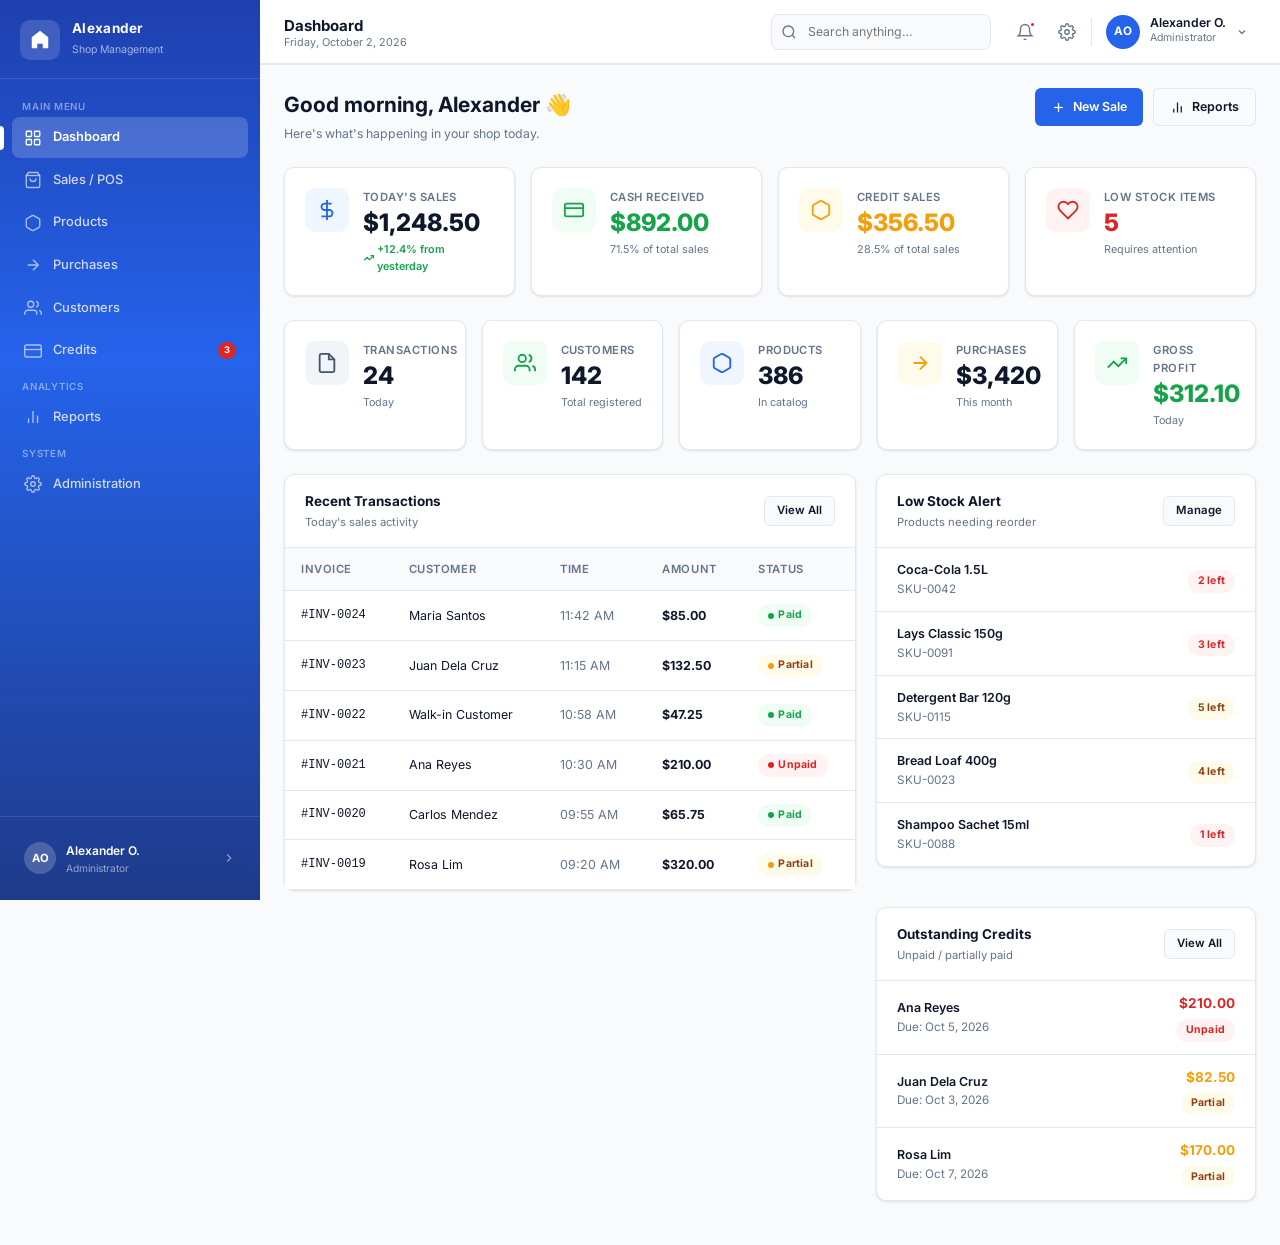
<file: index.html>
<!DOCTYPE html>
<html lang="en">
<head>
  <meta charset="UTF-8" />
  <meta name="viewport" content="width=device-width, initial-scale=1.0" />
  <title>Alexander Shop — Dashboard</title>
  <link rel="stylesheet" href="css/style.css" />
  <link rel="stylesheet" href="css/dashboard.css" />
</head>
<body>

<div class="app-shell">

  <!-- ═══════════════════════════════════════════
       SIDEBAR
  ═══════════════════════════════════════════ -->
  <aside class="sidebar" id="sidebar">

    <!-- Brand -->
    <div class="sidebar-brand">
      <div class="brand-icon">
        <svg xmlns="http://www.w3.org/2000/svg" viewBox="0 0 24 24"><path d="M3 9h18L12 2 3 9zm0 0v11a1 1 0 001 1h5v-5h6v5h5a1 1 0 001-1V9"/></svg>
      </div>
      <div class="brand-text">
        <h1>Alexander</h1>
        <span>Shop Management</span>
      </div>
    </div>

    <!-- Nav -->
    <nav class="sidebar-nav">
      <span class="nav-section-label">Main Menu</span>

      <a href="index.html" class="nav-item active" data-page="index.html">
        <svg xmlns="http://www.w3.org/2000/svg" fill="none" viewBox="0 0 24 24" stroke="currentColor" stroke-width="1.8"><rect x="3" y="3" width="7" height="7" rx="1"/><rect x="14" y="3" width="7" height="7" rx="1"/><rect x="3" y="14" width="7" height="7" rx="1"/><rect x="14" y="14" width="7" height="7" rx="1"/></svg>
        Dashboard
      </a>

      <a href="pages/pos.html" class="nav-item" data-page="pos.html">
        <svg xmlns="http://www.w3.org/2000/svg" fill="none" viewBox="0 0 24 24" stroke="currentColor" stroke-width="1.8"><path d="M6 2 3 6v14a2 2 0 002 2h14a2 2 0 002-2V6l-3-4z"/><line x1="3" y1="6" x2="21" y2="6"/><path d="M16 10a4 4 0 01-8 0"/></svg>
        Sales / POS
      </a>

      <a href="pages/products.html" class="nav-item" data-page="products.html">
        <svg xmlns="http://www.w3.org/2000/svg" fill="none" viewBox="0 0 24 24" stroke="currentColor" stroke-width="1.8"><path d="M21 16V8a2 2 0 00-1-1.73l-7-4a2 2 0 00-2 0l-7 4A2 2 0 003 8v8a2 2 0 001 1.73l7 4a2 2 0 002 0l7-4A2 2 0 0021 16z"/></svg>
        Products
      </a>

      <a href="pages/purchases.html" class="nav-item" data-page="purchases.html">
        <svg xmlns="http://www.w3.org/2000/svg" fill="none" viewBox="0 0 24 24" stroke="currentColor" stroke-width="1.8"><path d="M5 12H19M12 5l7 7-7 7"/></svg>
        Purchases
      </a>

      <a href="pages/customers.html" class="nav-item" data-page="customers.html">
        <svg xmlns="http://www.w3.org/2000/svg" fill="none" viewBox="0 0 24 24" stroke="currentColor" stroke-width="1.8"><path d="M17 21v-2a4 4 0 00-4-4H5a4 4 0 00-4 4v2"/><circle cx="9" cy="7" r="4"/><path d="M23 21v-2a4 4 0 00-3-3.87M16 3.13a4 4 0 010 7.75"/></svg>
        Customers
      </a>

      <a href="pages/credits.html" class="nav-item" data-page="credits.html">
        <svg xmlns="http://www.w3.org/2000/svg" fill="none" viewBox="0 0 24 24" stroke="currentColor" stroke-width="1.8"><rect x="1" y="4" width="22" height="16" rx="2" ry="2"/><line x1="1" y1="10" x2="23" y2="10"/></svg>
        Credits
        <span class="nav-badge">3</span>
      </a>

      <span class="nav-section-label">Analytics</span>

      <a href="pages/reports.html" class="nav-item" data-page="reports.html">
        <svg xmlns="http://www.w3.org/2000/svg" fill="none" viewBox="0 0 24 24" stroke="currentColor" stroke-width="1.8"><line x1="18" y1="20" x2="18" y2="10"/><line x1="12" y1="20" x2="12" y2="4"/><line x1="6" y1="20" x2="6" y2="14"/></svg>
        Reports
      </a>

      <span class="nav-section-label">System</span>

      <a href="pages/admin.html" class="nav-item" data-page="admin.html">
        <svg xmlns="http://www.w3.org/2000/svg" fill="none" viewBox="0 0 24 24" stroke="currentColor" stroke-width="1.8"><circle cx="12" cy="12" r="3"/><path d="M19.4 15a1.65 1.65 0 00.33 1.82l.06.06a2 2 0 010 2.83 2 2 0 01-2.83 0l-.06-.06a1.65 1.65 0 00-1.82-.33 1.65 1.65 0 00-1 1.51V21a2 2 0 01-4 0v-.09A1.65 1.65 0 009 19.4a1.65 1.65 0 00-1.82.33l-.06.06a2 2 0 01-2.83-2.83l.06-.06A1.65 1.65 0 004.68 15a1.65 1.65 0 00-1.51-1H3a2 2 0 010-4h.09A1.65 1.65 0 004.6 9a1.65 1.65 0 00-.33-1.82l-.06-.06a2 2 0 012.83-2.83l.06.06A1.65 1.65 0 009 4.68a1.65 1.65 0 001-1.51V3a2 2 0 014 0v.09a1.65 1.65 0 001 1.51 1.65 1.65 0 001.82-.33l.06-.06a2 2 0 012.83 2.83l-.06.06A1.65 1.65 0 0019.4 9a1.65 1.65 0 001.51 1H21a2 2 0 010 4h-.09a1.65 1.65 0 00-1.51 1z"/></svg>
        Administration
      </a>
    </nav>

    <!-- Footer -->
    <div class="sidebar-footer">
      <div class="sidebar-user">
        <div class="user-avatar-sm">AO</div>
        <div class="sidebar-user-info">
          <div class="name">Alexander O.</div>
          <div class="role">Administrator</div>
        </div>
        <svg xmlns="http://www.w3.org/2000/svg" fill="none" viewBox="0 0 24 24" stroke="rgba(255,255,255,.5)" stroke-width="2" width="14" height="14"><path d="M9 18l6-6-6-6"/></svg>
      </div>
    </div>
  </aside>

  <!-- Sidebar overlay (mobile) -->
  <div class="sidebar-overlay" id="sidebar-overlay"></div>

  <!-- ═══════════════════════════════════════════
       MAIN CONTENT
  ═══════════════════════════════════════════ -->
  <div class="main-content">

    <!-- TOP BAR -->
    <header class="topbar">
      <button class="topbar-menu-btn" id="topbar-menu-btn" aria-label="Open menu">
        <svg xmlns="http://www.w3.org/2000/svg" fill="none" viewBox="0 0 24 24" stroke="currentColor" stroke-width="2"><line x1="3" y1="6" x2="21" y2="6"/><line x1="3" y1="12" x2="21" y2="12"/><line x1="3" y1="18" x2="21" y2="18"/></svg>
      </button>

      <div class="topbar-title">
        <h2>Dashboard</h2>
        <p>Friday, October 2, 2026</p>
      </div>

      <div class="topbar-search">
        <svg class="search-icon" xmlns="http://www.w3.org/2000/svg" fill="none" viewBox="0 0 24 24" stroke="currentColor" stroke-width="2"><circle cx="11" cy="11" r="8"/><path d="m21 21-4.35-4.35"/></svg>
        <input type="search" placeholder="Search anything…" aria-label="Search" />
      </div>

      <div class="topbar-actions">
        <button class="icon-btn" aria-label="Notifications">
          <svg xmlns="http://www.w3.org/2000/svg" fill="none" viewBox="0 0 24 24" stroke="currentColor" stroke-width="1.8"><path d="M18 8A6 6 0 006 8c0 7-3 9-3 9h18s-3-2-3-9"/><path d="M13.73 21a2 2 0 01-3.46 0"/></svg>
          <span class="notif-dot"></span>
        </button>
        <button class="icon-btn" aria-label="Settings">
          <svg xmlns="http://www.w3.org/2000/svg" fill="none" viewBox="0 0 24 24" stroke="currentColor" stroke-width="1.8"><circle cx="12" cy="12" r="3"/><path d="M19.4 15a1.65 1.65 0 00.33 1.82l.06.06a2 2 0 010 2.83 2 2 0 01-2.83 0l-.06-.06a1.65 1.65 0 00-1.82-.33 1.65 1.65 0 00-1 1.51V21a2 2 0 01-4 0v-.09A1.65 1.65 0 009 19.4a1.65 1.65 0 00-1.82.33l-.06.06a2 2 0 01-2.83-2.83l.06-.06A1.65 1.65 0 004.68 15a1.65 1.65 0 00-1.51-1H3a2 2 0 010-4h.09A1.65 1.65 0 004.6 9a1.65 1.65 0 00-.33-1.82l-.06-.06a2 2 0 012.83-2.83l.06.06A1.65 1.65 0 009 4.68a1.65 1.65 0 001-1.51V3a2 2 0 014 0v.09a1.65 1.65 0 001 1.51 1.65 1.65 0 001.82-.33l.06-.06a2 2 0 012.83 2.83l-.06.06A1.65 1.65 0 0019.4 9a1.65 1.65 0 001.51 1H21a2 2 0 010 4h-.09a1.65 1.65 0 00-1.51 1z"/></svg>
        </button>
        <div class="topbar-divider"></div>
        <div class="topbar-profile" id="profile-btn" role="button" tabindex="0" aria-label="User menu">
          <div class="avatar">AO</div>
          <div class="profile-info">
            <div class="name">Alexander O.</div>
            <div class="role">Administrator</div>
          </div>
          <svg xmlns="http://www.w3.org/2000/svg" fill="none" viewBox="0 0 24 24" stroke="currentColor" stroke-width="2.5" width="12" height="12" style="color:var(--text-muted)"><path d="M6 9l6 6 6-6"/></svg>
          <!-- Dropdown -->
          <div class="profile-dropdown" id="profile-dropdown">
            <div class="dropdown-item">
              <svg xmlns="http://www.w3.org/2000/svg" fill="none" viewBox="0 0 24 24" stroke="currentColor" stroke-width="2"><path d="M20 21v-2a4 4 0 00-4-4H8a4 4 0 00-4 4v2"/><circle cx="12" cy="7" r="4"/></svg>
              My Profile
            </div>
            <div class="dropdown-item">
              <svg xmlns="http://www.w3.org/2000/svg" fill="none" viewBox="0 0 24 24" stroke="currentColor" stroke-width="2"><circle cx="12" cy="12" r="3"/><path d="M19.4 15a1.65 1.65 0 00.33 1.82l.06.06a2 2 0 010 2.83 2 2 0 01-2.83 0l-.06-.06a1.65 1.65 0 00-1.82-.33 1.65 1.65 0 00-1 1.51V21a2 2 0 01-4 0v-.09A1.65 1.65 0 009 19.4a1.65 1.65 0 00-1.82.33l-.06.06a2 2 0 01-2.83-2.83l.06-.06A1.65 1.65 0 004.68 15a1.65 1.65 0 00-1.51-1H3a2 2 0 010-4h.09A1.65 1.65 0 004.6 9a1.65 1.65 0 00-.33-1.82l-.06-.06a2 2 0 012.83-2.83l.06.06A1.65 1.65 0 009 4.68a1.65 1.65 0 001-1.51V3a2 2 0 014 0v.09a1.65 1.65 0 001 1.51 1.65 1.65 0 001.82-.33l.06-.06a2 2 0 012.83 2.83l-.06.06A1.65 1.65 0 0019.4 9a1.65 1.65 0 001.51 1H21a2 2 0 010 4h-.09a1.65 1.65 0 00-1.51 1z"/></svg>
              Settings
            </div>
            <div class="dropdown-separator"></div>
            <div class="dropdown-item danger">
              <svg xmlns="http://www.w3.org/2000/svg" fill="none" viewBox="0 0 24 24" stroke="currentColor" stroke-width="2"><path d="M9 21H5a2 2 0 01-2-2V5a2 2 0 012-2h4"/><polyline points="16 17 21 12 16 7"/><line x1="21" y1="12" x2="9" y2="12"/></svg>
              Sign Out
            </div>
          </div>
        </div>
      </div>
    </header>

    <!-- PAGE CONTENT -->
    <main class="page-content">

      <!-- Page Header -->
      <div class="page-header">
        <div class="page-header-left">
          <h1>Good morning, Alexander 👋</h1>
          <p>Here's what's happening in your shop today.</p>
        </div>
        <div class="page-header-actions">
          <a href="pages/pos.html" class="btn btn-primary">
            <svg xmlns="http://www.w3.org/2000/svg" fill="none" viewBox="0 0 24 24" stroke="currentColor" stroke-width="2"><line x1="12" y1="5" x2="12" y2="19"/><line x1="5" y1="12" x2="19" y2="12"/></svg>
            New Sale
          </a>
          <a href="pages/reports.html" class="btn btn-secondary">
            <svg xmlns="http://www.w3.org/2000/svg" fill="none" viewBox="0 0 24 24" stroke="currentColor" stroke-width="2"><line x1="18" y1="20" x2="18" y2="10"/><line x1="12" y1="20" x2="12" y2="4"/><line x1="6" y1="20" x2="6" y2="14"/></svg>
            Reports
          </a>
        </div>
      </div>

      <!-- Stat Cards Row 1 -->
      <div class="stat-grid">

        <div class="stat-card">
          <div class="stat-icon blue">
            <svg xmlns="http://www.w3.org/2000/svg" fill="none" viewBox="0 0 24 24" stroke="currentColor" stroke-width="2"><line x1="12" y1="1" x2="12" y2="23"/><path d="M17 5H9.5a3.5 3.5 0 000 7h5a3.5 3.5 0 010 7H6"/></svg>
          </div>
          <div class="stat-body">
            <div class="label">Today's Sales</div>
            <div class="value">$1,248.50</div>
            <div class="trend up">
              <svg xmlns="http://www.w3.org/2000/svg" fill="none" viewBox="0 0 24 24" stroke="currentColor" stroke-width="2.5" width="12" height="12"><polyline points="22 7 13.5 15.5 8.5 10.5 2 17"/><polyline points="16 7 22 7 22 13"/></svg>
              +12.4% from yesterday
            </div>
          </div>
        </div>

        <div class="stat-card">
          <div class="stat-icon green">
            <svg xmlns="http://www.w3.org/2000/svg" fill="none" viewBox="0 0 24 24" stroke="currentColor" stroke-width="2"><rect x="2" y="5" width="20" height="14" rx="2"/><line x1="2" y1="10" x2="22" y2="10"/></svg>
          </div>
          <div class="stat-body">
            <div class="label">Cash Received</div>
            <div class="value" style="color:var(--success)">$892.00</div>
            <div class="sub">71.5% of total sales</div>
          </div>
        </div>

        <div class="stat-card">
          <div class="stat-icon amber">
            <svg xmlns="http://www.w3.org/2000/svg" fill="none" viewBox="0 0 24 24" stroke="currentColor" stroke-width="2"><path d="M21 16V8a2 2 0 00-1-1.73l-7-4a2 2 0 00-2 0l-7 4A2 2 0 003 8v8a2 2 0 001 1.73l7 4a2 2 0 002 0l7-4A2 2 0 0021 16z"/></svg>
          </div>
          <div class="stat-body">
            <div class="label">Credit Sales</div>
            <div class="value" style="color:var(--warning)">$356.50</div>
            <div class="sub">28.5% of total sales</div>
          </div>
        </div>

        <div class="stat-card">
          <div class="stat-icon red">
            <svg xmlns="http://www.w3.org/2000/svg" fill="none" viewBox="0 0 24 24" stroke="currentColor" stroke-width="2"><path d="M20.84 4.61a5.5 5.5 0 00-7.78 0L12 5.67l-1.06-1.06a5.5 5.5 0 00-7.78 7.78l1.06 1.06L12 21.23l7.78-7.78 1.06-1.06a5.5 5.5 0 000-7.78z"/></svg>
          </div>
          <div class="stat-body">
            <div class="label">Low Stock Items</div>
            <div class="value" style="color:var(--danger)">5</div>
            <div class="sub">Requires attention</div>
          </div>
        </div>

      </div>

      <!-- Row 2 — secondary stats -->
      <div class="stat-grid" style="grid-template-columns: repeat(auto-fit, minmax(160px, 1fr)); margin-bottom:24px;">

        <div class="stat-card">
          <div class="stat-icon slate">
            <svg xmlns="http://www.w3.org/2000/svg" fill="none" viewBox="0 0 24 24" stroke="currentColor" stroke-width="2"><path d="M14 2H6a2 2 0 00-2 2v16a2 2 0 002 2h12a2 2 0 002-2V8z"/><polyline points="14 2 14 8 20 8"/></svg>
          </div>
          <div class="stat-body">
            <div class="label">Transactions</div>
            <div class="value">24</div>
            <div class="sub">Today</div>
          </div>
        </div>

        <div class="stat-card">
          <div class="stat-icon green">
            <svg xmlns="http://www.w3.org/2000/svg" fill="none" viewBox="0 0 24 24" stroke="currentColor" stroke-width="2"><path d="M17 21v-2a4 4 0 00-4-4H5a4 4 0 00-4 4v2"/><circle cx="9" cy="7" r="4"/><path d="M23 21v-2a4 4 0 00-3-3.87M16 3.13a4 4 0 010 7.75"/></svg>
          </div>
          <div class="stat-body">
            <div class="label">Customers</div>
            <div class="value">142</div>
            <div class="sub">Total registered</div>
          </div>
        </div>

        <div class="stat-card">
          <div class="stat-icon blue">
            <svg xmlns="http://www.w3.org/2000/svg" fill="none" viewBox="0 0 24 24" stroke="currentColor" stroke-width="2"><path d="M21 16V8a2 2 0 00-1-1.73l-7-4a2 2 0 00-2 0l-7 4A2 2 0 003 8v8a2 2 0 001 1.73l7 4a2 2 0 002 0l7-4A2 2 0 0021 16z"/></svg>
          </div>
          <div class="stat-body">
            <div class="label">Products</div>
            <div class="value">386</div>
            <div class="sub">In catalog</div>
          </div>
        </div>

        <div class="stat-card">
          <div class="stat-icon amber">
            <svg xmlns="http://www.w3.org/2000/svg" fill="none" viewBox="0 0 24 24" stroke="currentColor" stroke-width="2"><path d="M5 12H19M12 5l7 7-7 7"/></svg>
          </div>
          <div class="stat-body">
            <div class="label">Purchases</div>
            <div class="value">$3,420</div>
            <div class="sub">This month</div>
          </div>
        </div>

        <div class="stat-card">
          <div class="stat-icon green">
            <svg xmlns="http://www.w3.org/2000/svg" fill="none" viewBox="0 0 24 24" stroke="currentColor" stroke-width="2"><polyline points="22 7 13.5 15.5 8.5 10.5 2 17"/><polyline points="16 7 22 7 22 13"/></svg>
          </div>
          <div class="stat-body">
            <div class="label">Gross Profit</div>
            <div class="value" style="color:var(--success)">$312.10</div>
            <div class="sub">Today</div>
          </div>
        </div>

      </div>

      <!-- Two-column main area -->
      <div class="dash-grid">

        <!-- Recent Transactions -->
        <div class="section-block">
          <div class="section-header">
            <div>
              <h3>Recent Transactions</h3>
              <p>Today's sales activity</p>
            </div>
            <a href="pages/pos.html" class="btn btn-secondary btn-sm">View All</a>
          </div>
          <div class="table-wrap" style="border:none;box-shadow:none;border-radius:0;">
            <table id="recent-table">
              <thead>
                <tr>
                  <th>Invoice</th>
                  <th>Customer</th>
                  <th>Time</th>
                  <th>Amount</th>
                  <th>Status</th>
                </tr>
              </thead>
              <tbody>
                <tr>
                  <td class="td-mono">#INV-0024</td>
                  <td>Maria Santos</td>
                  <td class="td-muted">11:42 AM</td>
                  <td><strong>$85.00</strong></td>
                  <td><span class="badge badge-success"><span class="badge-dot"></span>Paid</span></td>
                </tr>
                <tr>
                  <td class="td-mono">#INV-0023</td>
                  <td>Juan Dela Cruz</td>
                  <td class="td-muted">11:15 AM</td>
                  <td><strong>$132.50</strong></td>
                  <td><span class="badge badge-warning"><span class="badge-dot"></span>Partial</span></td>
                </tr>
                <tr>
                  <td class="td-mono">#INV-0022</td>
                  <td>Walk-in Customer</td>
                  <td class="td-muted">10:58 AM</td>
                  <td><strong>$47.25</strong></td>
                  <td><span class="badge badge-success"><span class="badge-dot"></span>Paid</span></td>
                </tr>
                <tr>
                  <td class="td-mono">#INV-0021</td>
                  <td>Ana Reyes</td>
                  <td class="td-muted">10:30 AM</td>
                  <td><strong>$210.00</strong></td>
                  <td><span class="badge badge-danger"><span class="badge-dot"></span>Unpaid</span></td>
                </tr>
                <tr>
                  <td class="td-mono">#INV-0020</td>
                  <td>Carlos Mendez</td>
                  <td class="td-muted">09:55 AM</td>
                  <td><strong>$65.75</strong></td>
                  <td><span class="badge badge-success"><span class="badge-dot"></span>Paid</span></td>
                </tr>
                <tr>
                  <td class="td-mono">#INV-0019</td>
                  <td>Rosa Lim</td>
                  <td class="td-muted">09:20 AM</td>
                  <td><strong>$320.00</strong></td>
                  <td><span class="badge badge-warning"><span class="badge-dot"></span>Partial</span></td>
                </tr>
              </tbody>
            </table>
          </div>
        </div>

        <!-- Right Column -->
        <div style="display:flex;flex-direction:column;gap:20px;">

          <!-- Low Stock Alert -->
          <div class="section-block">
            <div class="section-header">
              <div>
                <h3>Low Stock Alert</h3>
                <p>Products needing reorder</p>
              </div>
              <a href="pages/products.html" class="btn btn-secondary btn-sm">Manage</a>
            </div>
            <div class="section-body" style="padding:0;">
              <div class="low-stock-list">

                <div class="stock-item">
                  <div class="stock-item-info">
                    <div class="stock-item-name">Coca-Cola 1.5L</div>
                    <div class="stock-item-sku text-muted text-sm">SKU-0042</div>
                  </div>
                  <div class="stock-item-qty">
                    <span class="badge badge-danger">2 left</span>
                  </div>
                </div>

                <div class="stock-item">
                  <div class="stock-item-info">
                    <div class="stock-item-name">Lays Classic 150g</div>
                    <div class="stock-item-sku text-muted text-sm">SKU-0091</div>
                  </div>
                  <div class="stock-item-qty">
                    <span class="badge badge-danger">3 left</span>
                  </div>
                </div>

                <div class="stock-item">
                  <div class="stock-item-info">
                    <div class="stock-item-name">Detergent Bar 120g</div>
                    <div class="stock-item-sku text-muted text-sm">SKU-0115</div>
                  </div>
                  <div class="stock-item-qty">
                    <span class="badge badge-warning">5 left</span>
                  </div>
                </div>

                <div class="stock-item">
                  <div class="stock-item-info">
                    <div class="stock-item-name">Bread Loaf 400g</div>
                    <div class="stock-item-sku text-muted text-sm">SKU-0023</div>
                  </div>
                  <div class="stock-item-qty">
                    <span class="badge badge-warning">4 left</span>
                  </div>
                </div>

                <div class="stock-item">
                  <div class="stock-item-info">
                    <div class="stock-item-name">Shampoo Sachet 15ml</div>
                    <div class="stock-item-sku text-muted text-sm">SKU-0088</div>
                  </div>
                  <div class="stock-item-qty">
                    <span class="badge badge-danger">1 left</span>
                  </div>
                </div>

              </div>
            </div>
          </div>

          <!-- Outstanding Credits -->
          <div class="section-block">
            <div class="section-header">
              <div>
                <h3>Outstanding Credits</h3>
                <p>Unpaid / partially paid</p>
              </div>
              <a href="pages/credits.html" class="btn btn-secondary btn-sm">View All</a>
            </div>
            <div class="section-body" style="padding:0;">
              <div class="credit-list">

                <div class="credit-item">
                  <div class="credit-info">
                    <div class="credit-name">Ana Reyes</div>
                    <div class="text-muted text-sm">Due: Oct 5, 2026</div>
                  </div>
                  <div class="credit-amount">
                    <div class="amount text-danger font-bold">$210.00</div>
                    <span class="badge badge-danger">Unpaid</span>
                  </div>
                </div>

                <div class="credit-item">
                  <div class="credit-info">
                    <div class="credit-name">Juan Dela Cruz</div>
                    <div class="text-muted text-sm">Due: Oct 3, 2026</div>
                  </div>
                  <div class="credit-amount">
                    <div class="amount text-warning font-bold">$82.50</div>
                    <span class="badge badge-warning">Partial</span>
                  </div>
                </div>

                <div class="credit-item">
                  <div class="credit-info">
                    <div class="credit-name">Rosa Lim</div>
                    <div class="text-muted text-sm">Due: Oct 7, 2026</div>
                  </div>
                  <div class="credit-amount">
                    <div class="amount text-warning font-bold">$170.00</div>
                    <span class="badge badge-warning">Partial</span>
                  </div>
                </div>

              </div>
            </div>
          </div>

        </div><!-- /right col -->

      </div><!-- /dash-grid -->

    </main>
  </div><!-- /main-content -->
</div><!-- /app-shell -->

<!-- Toast Container -->
<div id="toast-container"></div>

<script src="js/app.js"></script>
</body>
</html>
</file>
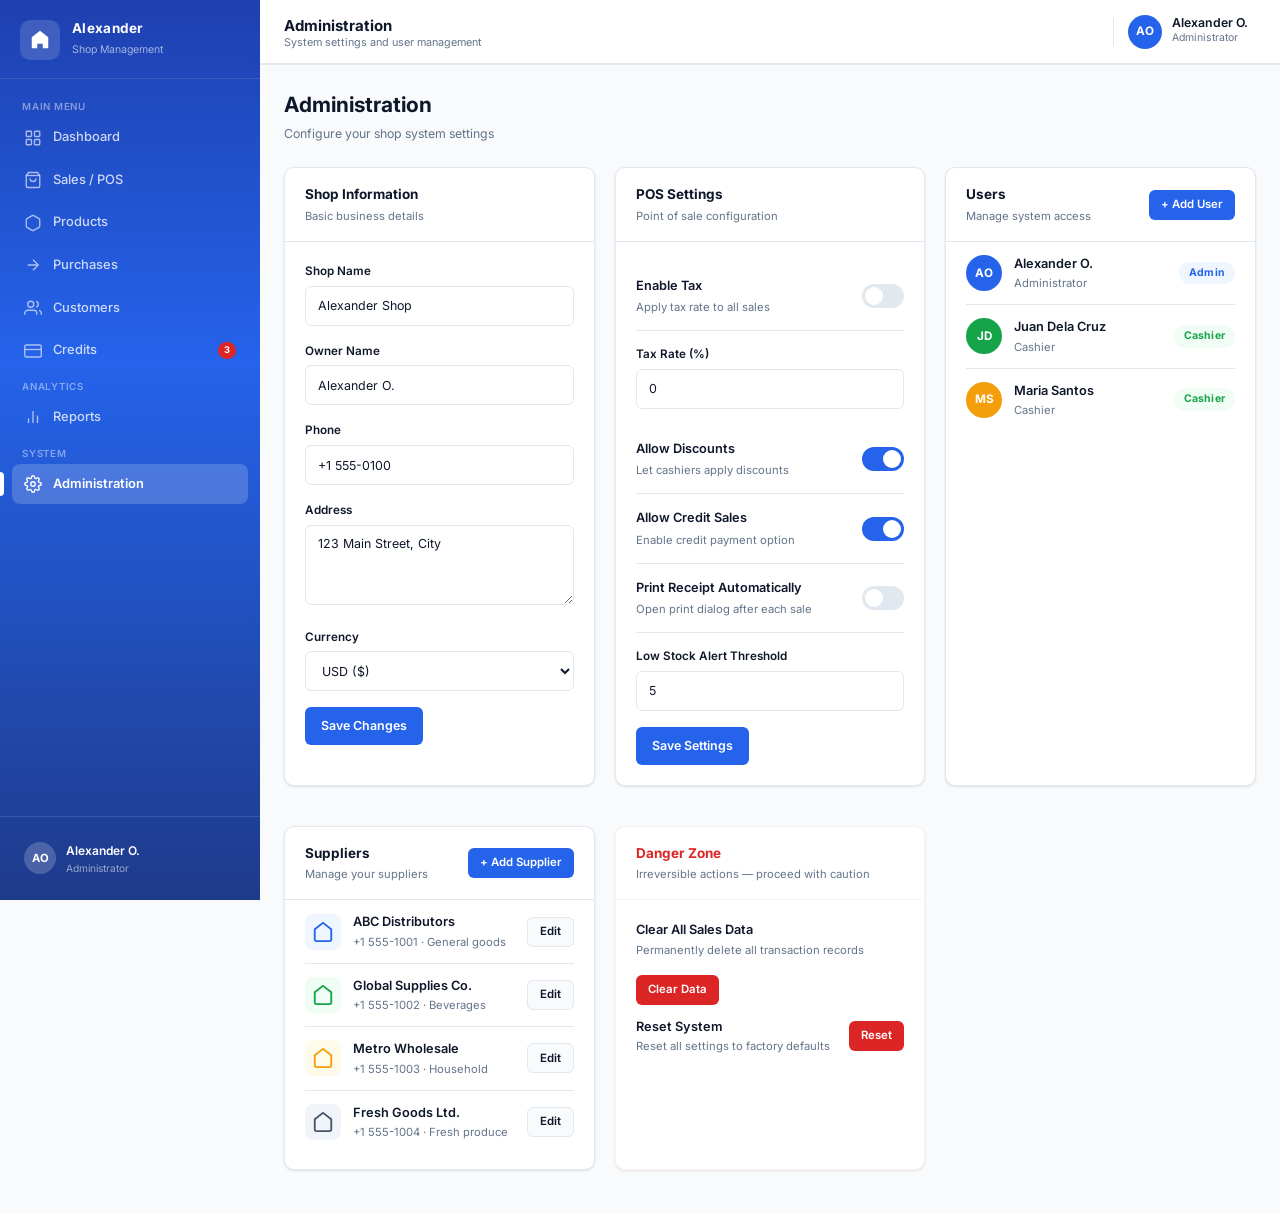
<file: pages/admin.html>
<!DOCTYPE html>
<html lang="en">
<head>
  <meta charset="UTF-8" />
  <meta name="viewport" content="width=device-width, initial-scale=1.0" />
  <title>Alexander Shop — Administration</title>
  <link rel="stylesheet" href="../css/style.css" />
  <style>
    .admin-grid { display:grid; grid-template-columns:repeat(auto-fit,minmax(300px,1fr)); gap:20px; }
    .settings-row { display:flex; align-items:center; justify-content:space-between; padding:14px 0; border-bottom:1px solid var(--border); gap:16px; }
    .settings-row:last-child { border-bottom:none; }
    .settings-row-info { flex:1; }
    .settings-row-info .label { font-size:.85rem; font-weight:600; color:var(--text-main); }
    .settings-row-info .hint { font-size:.75rem; color:var(--text-muted); margin-top:2px; }
    .toggle { position:relative; width:42px; height:24px; flex-shrink:0; }
    .toggle input { opacity:0; width:0; height:0; }
    .toggle-slider { position:absolute; inset:0; background:var(--border); border-radius:24px; cursor:pointer; transition:.2s; }
    .toggle-slider::before { content:''; position:absolute; width:18px; height:18px; left:3px; top:3px; background:#fff; border-radius:50%; transition:.2s; }
    .toggle input:checked + .toggle-slider { background:var(--primary); }
    .toggle input:checked + .toggle-slider::before { transform:translateX(18px); }
    .user-row { display:flex; align-items:center; gap:12px; padding:12px 0; border-bottom:1px solid var(--border); }
    .user-row:last-child { border-bottom:none; }
    .user-row-info { flex:1; }
    .user-row-info .name { font-size:.85rem; font-weight:600; }
    .user-row-info .role { font-size:.75rem; color:var(--text-muted); }
  </style>
</head>
<body>
<div class="app-shell">

  <aside class="sidebar" id="sidebar">
    <div class="sidebar-brand">
      <div class="brand-icon"><svg xmlns="http://www.w3.org/2000/svg" viewBox="0 0 24 24" fill="#fff"><path d="M3 9h18L12 2 3 9zm0 0v11a1 1 0 001 1h5v-5h6v5h5a1 1 0 001-1V9"/></svg></div>
      <div class="brand-text"><h1>Alexander</h1><span>Shop Management</span></div>
    </div>
    <nav class="sidebar-nav">
      <span class="nav-section-label">Main Menu</span>
      <a href="../index.html" class="nav-item"><svg xmlns="http://www.w3.org/2000/svg" fill="none" viewBox="0 0 24 24" stroke="currentColor" stroke-width="1.8"><rect x="3" y="3" width="7" height="7" rx="1"/><rect x="14" y="3" width="7" height="7" rx="1"/><rect x="3" y="14" width="7" height="7" rx="1"/><rect x="14" y="14" width="7" height="7" rx="1"/></svg>Dashboard</a>
      <a href="pos.html" class="nav-item"><svg xmlns="http://www.w3.org/2000/svg" fill="none" viewBox="0 0 24 24" stroke="currentColor" stroke-width="1.8"><path d="M6 2 3 6v14a2 2 0 002 2h14a2 2 0 002-2V6l-3-4z"/><line x1="3" y1="6" x2="21" y2="6"/><path d="M16 10a4 4 0 01-8 0"/></svg>Sales / POS</a>
      <a href="products.html" class="nav-item"><svg xmlns="http://www.w3.org/2000/svg" fill="none" viewBox="0 0 24 24" stroke="currentColor" stroke-width="1.8"><path d="M21 16V8a2 2 0 00-1-1.73l-7-4a2 2 0 00-2 0l-7 4A2 2 0 003 8v8a2 2 0 001 1.73l7 4a2 2 0 002 0l7-4A2 2 0 0021 16z"/></svg>Products</a>
      <a href="purchases.html" class="nav-item"><svg xmlns="http://www.w3.org/2000/svg" fill="none" viewBox="0 0 24 24" stroke="currentColor" stroke-width="1.8"><path d="M5 12H19M12 5l7 7-7 7"/></svg>Purchases</a>
      <a href="customers.html" class="nav-item"><svg xmlns="http://www.w3.org/2000/svg" fill="none" viewBox="0 0 24 24" stroke="currentColor" stroke-width="1.8"><path d="M17 21v-2a4 4 0 00-4-4H5a4 4 0 00-4 4v2"/><circle cx="9" cy="7" r="4"/><path d="M23 21v-2a4 4 0 00-3-3.87M16 3.13a4 4 0 010 7.75"/></svg>Customers</a>
      <a href="credits.html" class="nav-item"><svg xmlns="http://www.w3.org/2000/svg" fill="none" viewBox="0 0 24 24" stroke="currentColor" stroke-width="1.8"><rect x="1" y="4" width="22" height="16" rx="2" ry="2"/><line x1="1" y1="10" x2="23" y2="10"/></svg>Credits<span class="nav-badge">3</span></a>
      <span class="nav-section-label">Analytics</span>
      <a href="reports.html" class="nav-item"><svg xmlns="http://www.w3.org/2000/svg" fill="none" viewBox="0 0 24 24" stroke="currentColor" stroke-width="1.8"><line x1="18" y1="20" x2="18" y2="10"/><line x1="12" y1="20" x2="12" y2="4"/><line x1="6" y1="20" x2="6" y2="14"/></svg>Reports</a>
      <span class="nav-section-label">System</span>
      <a href="admin.html" class="nav-item active"><svg xmlns="http://www.w3.org/2000/svg" fill="none" viewBox="0 0 24 24" stroke="currentColor" stroke-width="1.8"><circle cx="12" cy="12" r="3"/><path d="M19.4 15a1.65 1.65 0 00.33 1.82l.06.06a2 2 0 010 2.83 2 2 0 01-2.83 0l-.06-.06a1.65 1.65 0 00-1.82-.33 1.65 1.65 0 00-1 1.51V21a2 2 0 01-4 0v-.09A1.65 1.65 0 009 19.4a1.65 1.65 0 00-1.82.33l-.06.06a2 2 0 01-2.83-2.83l.06-.06A1.65 1.65 0 004.68 15a1.65 1.65 0 00-1.51-1H3a2 2 0 010-4h.09A1.65 1.65 0 004.6 9a1.65 1.65 0 00-.33-1.82l-.06-.06a2 2 0 012.83-2.83l.06.06A1.65 1.65 0 009 4.68a1.65 1.65 0 001-1.51V3a2 2 0 014 0v.09a1.65 1.65 0 001 1.51 1.65 1.65 0 001.82-.33l.06-.06a2 2 0 012.83 2.83l-.06.06A1.65 1.65 0 0019.4 9a1.65 1.65 0 001.51 1H21a2 2 0 010 4h-.09a1.65 1.65 0 00-1.51 1z"/></svg>Administration</a>
    </nav>
    <div class="sidebar-footer"><div class="sidebar-user"><div class="user-avatar-sm">AO</div><div class="sidebar-user-info"><div class="name">Alexander O.</div><div class="role">Administrator</div></div></div></div>
  </aside>
  <div class="sidebar-overlay" id="sidebar-overlay"></div>

  <div class="main-content">
    <header class="topbar">
      <button class="topbar-menu-btn" id="topbar-menu-btn"><svg xmlns="http://www.w3.org/2000/svg" fill="none" viewBox="0 0 24 24" stroke="currentColor" stroke-width="2"><line x1="3" y1="6" x2="21" y2="6"/><line x1="3" y1="12" x2="21" y2="12"/><line x1="3" y1="18" x2="21" y2="18"/></svg></button>
      <div class="topbar-title"><h2>Administration</h2><p>System settings and user management</p></div>
      <div class="topbar-actions">
        <div class="topbar-divider"></div>
        <div class="topbar-profile" id="profile-btn"><div class="avatar">AO</div><div class="profile-info"><div class="name">Alexander O.</div><div class="role">Administrator</div></div>
          <div class="profile-dropdown" id="profile-dropdown">
            <div class="dropdown-item"><svg xmlns="http://www.w3.org/2000/svg" fill="none" viewBox="0 0 24 24" stroke="currentColor" stroke-width="2" width="15" height="15"><path d="M20 21v-2a4 4 0 00-4-4H8a4 4 0 00-4 4v2"/><circle cx="12" cy="7" r="4"/></svg>My Profile</div>
            <div class="dropdown-separator"></div>
            <div class="dropdown-item danger"><svg xmlns="http://www.w3.org/2000/svg" fill="none" viewBox="0 0 24 24" stroke="currentColor" stroke-width="2" width="15" height="15"><path d="M9 21H5a2 2 0 01-2-2V5a2 2 0 012-2h4"/><polyline points="16 17 21 12 16 7"/><line x1="21" y1="12" x2="9" y2="12"/></svg>Sign Out</div>
          </div>
        </div>
      </div>
    </header>

    <main class="page-content">
      <div class="page-header">
        <div class="page-header-left"><h1>Administration</h1><p>Configure your shop system settings</p></div>
      </div>

      <div class="admin-grid">

        <!-- Shop Info -->
        <div class="section-block">
          <div class="section-header"><div><h3>Shop Information</h3><p>Basic business details</p></div></div>
          <div class="section-body">
            <div class="form-group"><label class="form-label">Shop Name</label><input type="text" class="form-control" value="Alexander Shop" /></div>
            <div class="form-group"><label class="form-label">Owner Name</label><input type="text" class="form-control" value="Alexander O." /></div>
            <div class="form-group"><label class="form-label">Phone</label><input type="tel" class="form-control" value="+1 555-0100" /></div>
            <div class="form-group"><label class="form-label">Address</label><textarea class="form-control">123 Main Street, City</textarea></div>
            <div class="form-group"><label class="form-label">Currency</label>
              <select class="form-control">
                <option selected>USD ($)</option>
                <option>PHP (₱)</option>
                <option>EUR (€)</option>
                <option>GBP (£)</option>
              </select>
            </div>
            <button class="btn btn-primary" onclick="showToast('Shop info saved','success')">Save Changes</button>
          </div>
        </div>

        <!-- POS Settings -->
        <div class="section-block">
          <div class="section-header"><div><h3>POS Settings</h3><p>Point of sale configuration</p></div></div>
          <div class="section-body">
            <div class="settings-row">
              <div class="settings-row-info"><div class="label">Enable Tax</div><div class="hint">Apply tax rate to all sales</div></div>
              <label class="toggle"><input type="checkbox" /><span class="toggle-slider"></span></label>
            </div>
            <div class="form-group" style="margin-top:14px;"><label class="form-label">Tax Rate (%)</label><input type="number" class="form-control" value="0" min="0" max="100" step="0.1" /></div>
            <div class="settings-row">
              <div class="settings-row-info"><div class="label">Allow Discounts</div><div class="hint">Let cashiers apply discounts</div></div>
              <label class="toggle"><input type="checkbox" checked /><span class="toggle-slider"></span></label>
            </div>
            <div class="settings-row">
              <div class="settings-row-info"><div class="label">Allow Credit Sales</div><div class="hint">Enable credit payment option</div></div>
              <label class="toggle"><input type="checkbox" checked /><span class="toggle-slider"></span></label>
            </div>
            <div class="settings-row">
              <div class="settings-row-info"><div class="label">Print Receipt Automatically</div><div class="hint">Open print dialog after each sale</div></div>
              <label class="toggle"><input type="checkbox" /><span class="toggle-slider"></span></label>
            </div>
            <div class="form-group" style="margin-top:14px;"><label class="form-label">Low Stock Alert Threshold</label><input type="number" class="form-control" value="5" min="1" /></div>
            <button class="btn btn-primary" onclick="showToast('POS settings saved','success')">Save Settings</button>
          </div>
        </div>

        <!-- User Management -->
        <div class="section-block">
          <div class="section-header">
            <div><h3>Users</h3><p>Manage system access</p></div>
            <button class="btn btn-primary btn-sm" onclick="openModal('user-modal')">+ Add User</button>
          </div>
          <div class="section-body" style="padding:0 20px 16px;">
            <div class="user-row">
              <div class="avatar" style="width:36px;height:36px;font-size:.78rem;">AO</div>
              <div class="user-row-info"><div class="name">Alexander O.</div><div class="role">Administrator</div></div>
              <span class="badge badge-primary">Admin</span>
            </div>
            <div class="user-row">
              <div class="avatar" style="width:36px;height:36px;font-size:.78rem;background:var(--success);">JD</div>
              <div class="user-row-info"><div class="name">Juan Dela Cruz</div><div class="role">Cashier</div></div>
              <span class="badge badge-success">Cashier</span>
            </div>
            <div class="user-row">
              <div class="avatar" style="width:36px;height:36px;font-size:.78rem;background:var(--warning);">MS</div>
              <div class="user-row-info"><div class="name">Maria Santos</div><div class="role">Cashier</div></div>
              <span class="badge badge-success">Cashier</span>
            </div>
          </div>
        </div>

        <!-- Suppliers -->
        <div class="section-block">
          <div class="section-header">
            <div><h3>Suppliers</h3><p>Manage your suppliers</p></div>
            <button class="btn btn-primary btn-sm" onclick="openModal('supplier-modal')">+ Add Supplier</button>
          </div>
          <div class="section-body" style="padding:0 20px 16px;">
            <div class="user-row">
              <div class="stat-icon blue" style="width:36px;height:36px;border-radius:8px;"><svg xmlns="http://www.w3.org/2000/svg" fill="none" viewBox="0 0 24 24" stroke="currentColor" stroke-width="2" width="16" height="16"><path d="M3 9l9-7 9 7v11a2 2 0 01-2 2H5a2 2 0 01-2-2z"/></svg></div>
              <div class="user-row-info"><div class="name">ABC Distributors</div><div class="role">+1 555-1001 · General goods</div></div>
              <button class="btn btn-secondary btn-sm" onclick="openModal('supplier-modal')">Edit</button>
            </div>
            <div class="user-row">
              <div class="stat-icon green" style="width:36px;height:36px;border-radius:8px;"><svg xmlns="http://www.w3.org/2000/svg" fill="none" viewBox="0 0 24 24" stroke="currentColor" stroke-width="2" width="16" height="16"><path d="M3 9l9-7 9 7v11a2 2 0 01-2 2H5a2 2 0 01-2-2z"/></svg></div>
              <div class="user-row-info"><div class="name">Global Supplies Co.</div><div class="role">+1 555-1002 · Beverages</div></div>
              <button class="btn btn-secondary btn-sm" onclick="openModal('supplier-modal')">Edit</button>
            </div>
            <div class="user-row">
              <div class="stat-icon amber" style="width:36px;height:36px;border-radius:8px;"><svg xmlns="http://www.w3.org/2000/svg" fill="none" viewBox="0 0 24 24" stroke="currentColor" stroke-width="2" width="16" height="16"><path d="M3 9l9-7 9 7v11a2 2 0 01-2 2H5a2 2 0 01-2-2z"/></svg></div>
              <div class="user-row-info"><div class="name">Metro Wholesale</div><div class="role">+1 555-1003 · Household</div></div>
              <button class="btn btn-secondary btn-sm" onclick="openModal('supplier-modal')">Edit</button>
            </div>
            <div class="user-row">
              <div class="stat-icon slate" style="width:36px;height:36px;border-radius:8px;"><svg xmlns="http://www.w3.org/2000/svg" fill="none" viewBox="0 0 24 24" stroke="currentColor" stroke-width="2" width="16" height="16"><path d="M3 9l9-7 9 7v11a2 2 0 01-2 2H5a2 2 0 01-2-2z"/></svg></div>
              <div class="user-row-info"><div class="name">Fresh Goods Ltd.</div><div class="role">+1 555-1004 · Fresh produce</div></div>
              <button class="btn btn-secondary btn-sm" onclick="openModal('supplier-modal')">Edit</button>
            </div>
          </div>
        </div>

        <!-- Danger Zone -->
        <div class="section-block" style="border-color:var(--danger-light);">
          <div class="section-header" style="border-color:var(--danger-light);"><div><h3 style="color:var(--danger);">Danger Zone</h3><p>Irreversible actions — proceed with caution</p></div></div>
          <div class="section-body" style="display:flex;flex-direction:column;gap:12px;">
            <div style="display:flex;align-items:center;justify-content:space-between;gap:16px;flex-wrap:wrap;">
              <div><div style="font-size:.85rem;font-weight:600;">Clear All Sales Data</div><div style="font-size:.75rem;color:var(--text-muted);">Permanently delete all transaction records</div></div>
              <button class="btn btn-danger btn-sm" onclick="if(confirmAction('This will permanently delete all sales data. Are you sure?'))showToast('Action cancelled for demo','warning')">Clear Data</button>
            </div>
            <div style="display:flex;align-items:center;justify-content:space-between;gap:16px;flex-wrap:wrap;">
              <div><div style="font-size:.85rem;font-weight:600;">Reset System</div><div style="font-size:.75rem;color:var(--text-muted);">Reset all settings to factory defaults</div></div>
              <button class="btn btn-danger btn-sm" onclick="if(confirmAction('Reset all settings to defaults?'))showToast('Action cancelled for demo','warning')">Reset</button>
            </div>
          </div>
        </div>

      </div>
    </main>
  </div>
</div>

<!-- Add User Modal -->
<div class="modal-overlay" id="user-modal">
  <div class="modal modal-sm">
    <div class="modal-header"><h3>Add User</h3><button class="modal-close" onclick="closeModal('user-modal')"><svg xmlns="http://www.w3.org/2000/svg" fill="none" viewBox="0 0 24 24" stroke="currentColor" stroke-width="2"><line x1="18" y1="6" x2="6" y2="18"/><line x1="6" y1="6" x2="18" y2="18"/></svg></button></div>
    <div class="modal-body">
      <div class="form-row">
        <div class="form-group"><label class="form-label">First Name <span class="required">*</span></label><input type="text" class="form-control" placeholder="First name" /></div>
        <div class="form-group"><label class="form-label">Last Name <span class="required">*</span></label><input type="text" class="form-control" placeholder="Last name" /></div>
      </div>
      <div class="form-group"><label class="form-label">Username <span class="required">*</span></label><input type="text" class="form-control" placeholder="username" /></div>
      <div class="form-group"><label class="form-label">Password <span class="required">*</span></label><input type="password" class="form-control" placeholder="••••••••" /></div>
      <div class="form-group"><label class="form-label">Role</label>
        <select class="form-control"><option>Cashier</option><option>Administrator</option></select>
      </div>
    </div>
    <div class="modal-footer">
      <button class="btn btn-secondary" onclick="closeModal('user-modal')">Cancel</button>
      <button class="btn btn-primary" onclick="showToast('User created','success');closeModal('user-modal')">Create User</button>
    </div>
  </div>
</div>

<!-- Add Supplier Modal -->
<div class="modal-overlay" id="supplier-modal">
  <div class="modal modal-sm">
    <div class="modal-header"><h3>Supplier Details</h3><button class="modal-close" onclick="closeModal('supplier-modal')"><svg xmlns="http://www.w3.org/2000/svg" fill="none" viewBox="0 0 24 24" stroke="currentColor" stroke-width="2"><line x1="18" y1="6" x2="6" y2="18"/><line x1="6" y1="6" x2="18" y2="18"/></svg></button></div>
    <div class="modal-body">
      <div class="form-group"><label class="form-label">Supplier Name <span class="required">*</span></label><input type="text" class="form-control" placeholder="Company name" /></div>
      <div class="form-group"><label class="form-label">Contact Person</label><input type="text" class="form-control" placeholder="Full name" /></div>
      <div class="form-row">
        <div class="form-group"><label class="form-label">Phone</label><input type="tel" class="form-control" placeholder="+1 555-0000" /></div>
        <div class="form-group"><label class="form-label">Email</label><input type="email" class="form-control" placeholder="email@example.com" /></div>
      </div>
      <div class="form-group"><label class="form-label">Category</label><input type="text" class="form-control" placeholder="e.g. Beverages, Household…" /></div>
      <div class="form-group"><label class="form-label">Address</label><textarea class="form-control" placeholder="Supplier address…"></textarea></div>
    </div>
    <div class="modal-footer">
      <button class="btn btn-secondary" onclick="closeModal('supplier-modal')">Cancel</button>
      <button class="btn btn-primary" onclick="showToast('Supplier saved','success');closeModal('supplier-modal')">Save Supplier</button>
    </div>
  </div>
</div>

<div id="toast-container"></div>
<script src="../js/app.js"></script>
</body>
</html>
</file>
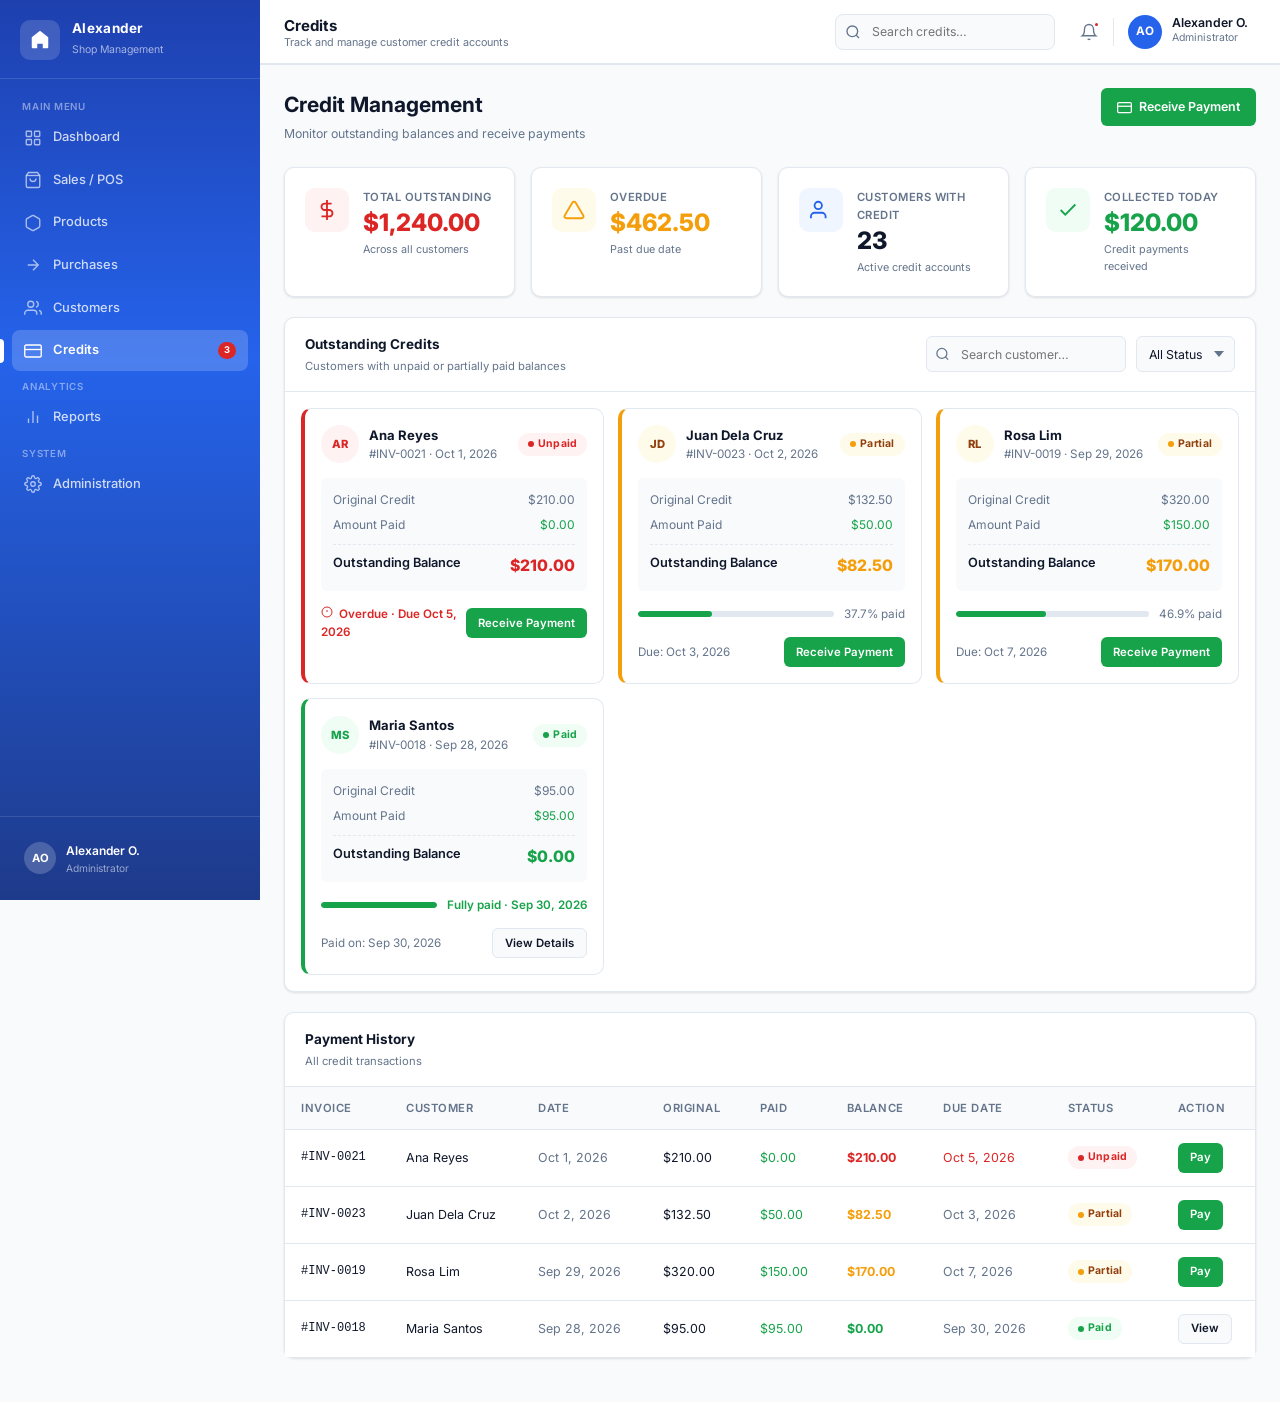
<file: pages/credits.html>
<!DOCTYPE html>
<html lang="en">
<head>
  <meta charset="UTF-8" />
  <meta name="viewport" content="width=device-width, initial-scale=1.0" />
  <title>Alexander Shop — Credits</title>
  <link rel="stylesheet" href="../css/style.css" />
  <link rel="stylesheet" href="../css/credits.css" />
</head>
<body>
<div class="app-shell">
  <aside class="sidebar" id="sidebar">
    <div class="sidebar-brand"><div class="brand-icon"><svg xmlns="http://www.w3.org/2000/svg" viewBox="0 0 24 24" fill="#fff"><path d="M3 9h18L12 2 3 9zm0 0v11a1 1 0 001 1h5v-5h6v5h5a1 1 0 001-1V9"/></svg></div><div class="brand-text"><h1>Alexander</h1><span>Shop Management</span></div></div>
    <nav class="sidebar-nav">
      <span class="nav-section-label">Main Menu</span>
      <a href="../index.html" class="nav-item"><svg xmlns="http://www.w3.org/2000/svg" fill="none" viewBox="0 0 24 24" stroke="currentColor" stroke-width="1.8"><rect x="3" y="3" width="7" height="7" rx="1"/><rect x="14" y="3" width="7" height="7" rx="1"/><rect x="3" y="14" width="7" height="7" rx="1"/><rect x="14" y="14" width="7" height="7" rx="1"/></svg>Dashboard</a>
      <a href="pos.html" class="nav-item"><svg xmlns="http://www.w3.org/2000/svg" fill="none" viewBox="0 0 24 24" stroke="currentColor" stroke-width="1.8"><path d="M6 2 3 6v14a2 2 0 002 2h14a2 2 0 002-2V6l-3-4z"/><line x1="3" y1="6" x2="21" y2="6"/><path d="M16 10a4 4 0 01-8 0"/></svg>Sales / POS</a>
      <a href="products.html" class="nav-item"><svg xmlns="http://www.w3.org/2000/svg" fill="none" viewBox="0 0 24 24" stroke="currentColor" stroke-width="1.8"><path d="M21 16V8a2 2 0 00-1-1.73l-7-4a2 2 0 00-2 0l-7 4A2 2 0 003 8v8a2 2 0 001 1.73l7 4a2 2 0 002 0l7-4A2 2 0 0021 16z"/></svg>Products</a>
      <a href="purchases.html" class="nav-item"><svg xmlns="http://www.w3.org/2000/svg" fill="none" viewBox="0 0 24 24" stroke="currentColor" stroke-width="1.8"><path d="M5 12H19M12 5l7 7-7 7"/></svg>Purchases</a>
      <a href="customers.html" class="nav-item"><svg xmlns="http://www.w3.org/2000/svg" fill="none" viewBox="0 0 24 24" stroke="currentColor" stroke-width="1.8"><path d="M17 21v-2a4 4 0 00-4-4H5a4 4 0 00-4 4v2"/><circle cx="9" cy="7" r="4"/><path d="M23 21v-2a4 4 0 00-3-3.87M16 3.13a4 4 0 010 7.75"/></svg>Customers</a>
      <a href="credits.html" class="nav-item active"><svg xmlns="http://www.w3.org/2000/svg" fill="none" viewBox="0 0 24 24" stroke="currentColor" stroke-width="1.8"><rect x="1" y="4" width="22" height="16" rx="2" ry="2"/><line x1="1" y1="10" x2="23" y2="10"/></svg>Credits<span class="nav-badge">3</span></a>
      <span class="nav-section-label">Analytics</span>
      <a href="reports.html" class="nav-item"><svg xmlns="http://www.w3.org/2000/svg" fill="none" viewBox="0 0 24 24" stroke="currentColor" stroke-width="1.8"><line x1="18" y1="20" x2="18" y2="10"/><line x1="12" y1="20" x2="12" y2="4"/><line x1="6" y1="20" x2="6" y2="14"/></svg>Reports</a>
      <span class="nav-section-label">System</span>
      <a href="admin.html" class="nav-item"><svg xmlns="http://www.w3.org/2000/svg" fill="none" viewBox="0 0 24 24" stroke="currentColor" stroke-width="1.8"><circle cx="12" cy="12" r="3"/><path d="M19.4 15a1.65 1.65 0 00.33 1.82l.06.06a2 2 0 010 2.83 2 2 0 01-2.83 0l-.06-.06a1.65 1.65 0 00-1.82-.33 1.65 1.65 0 00-1 1.51V21a2 2 0 01-4 0v-.09A1.65 1.65 0 009 19.4a1.65 1.65 0 00-1.82.33l-.06.06a2 2 0 01-2.83-2.83l.06-.06A1.65 1.65 0 004.68 15a1.65 1.65 0 00-1.51-1H3a2 2 0 010-4h.09A1.65 1.65 0 004.6 9a1.65 1.65 0 00-.33-1.82l-.06-.06a2 2 0 012.83-2.83l.06.06A1.65 1.65 0 009 4.68a1.65 1.65 0 001-1.51V3a2 2 0 014 0v.09a1.65 1.65 0 001 1.51 1.65 1.65 0 001.82-.33l.06-.06a2 2 0 012.83 2.83l-.06.06A1.65 1.65 0 0019.4 9a1.65 1.65 0 001.51 1H21a2 2 0 010 4h-.09a1.65 1.65 0 00-1.51 1z"/></svg>Administration</a>
    </nav>
    <div class="sidebar-footer"><div class="sidebar-user"><div class="user-avatar-sm">AO</div><div class="sidebar-user-info"><div class="name">Alexander O.</div><div class="role">Administrator</div></div></div></div>
  </aside>
  <div class="sidebar-overlay" id="sidebar-overlay"></div>

  <div class="main-content">
    <header class="topbar">
      <button class="topbar-menu-btn" id="topbar-menu-btn"><svg xmlns="http://www.w3.org/2000/svg" fill="none" viewBox="0 0 24 24" stroke="currentColor" stroke-width="2"><line x1="3" y1="6" x2="21" y2="6"/><line x1="3" y1="12" x2="21" y2="12"/><line x1="3" y1="18" x2="21" y2="18"/></svg></button>
      <div class="topbar-title"><h2>Credits</h2><p>Track and manage customer credit accounts</p></div>
      <div class="topbar-search"><svg class="search-icon" xmlns="http://www.w3.org/2000/svg" fill="none" viewBox="0 0 24 24" stroke="currentColor" stroke-width="2"><circle cx="11" cy="11" r="8"/><path d="m21 21-4.35-4.35"/></svg><input type="search" placeholder="Search credits…" /></div>
      <div class="topbar-actions">
        <button class="icon-btn"><svg xmlns="http://www.w3.org/2000/svg" fill="none" viewBox="0 0 24 24" stroke="currentColor" stroke-width="1.8"><path d="M18 8A6 6 0 006 8c0 7-3 9-3 9h18s-3-2-3-9"/><path d="M13.73 21a2 2 0 01-3.46 0"/></svg><span class="notif-dot"></span></button>
        <div class="topbar-divider"></div>
        <div class="topbar-profile" id="profile-btn"><div class="avatar">AO</div><div class="profile-info"><div class="name">Alexander O.</div><div class="role">Administrator</div></div>
          <div class="profile-dropdown" id="profile-dropdown">
            <div class="dropdown-item"><svg xmlns="http://www.w3.org/2000/svg" fill="none" viewBox="0 0 24 24" stroke="currentColor" stroke-width="2" width="15" height="15"><path d="M20 21v-2a4 4 0 00-4-4H8a4 4 0 00-4 4v2"/><circle cx="12" cy="7" r="4"/></svg>My Profile</div>
            <div class="dropdown-separator"></div>
            <div class="dropdown-item danger"><svg xmlns="http://www.w3.org/2000/svg" fill="none" viewBox="0 0 24 24" stroke="currentColor" stroke-width="2" width="15" height="15"><path d="M9 21H5a2 2 0 01-2-2V5a2 2 0 012-2h4"/><polyline points="16 17 21 12 16 7"/><line x1="21" y1="12" x2="9" y2="12"/></svg>Sign Out</div>
          </div>
        </div>
      </div>
    </header>

    <main class="page-content">
      <div class="page-header">
        <div class="page-header-left"><h1>Credit Management</h1><p>Monitor outstanding balances and receive payments</p></div>
        <div class="page-header-actions">
          <button class="btn btn-success" onclick="openModal('payment-modal')">
            <svg xmlns="http://www.w3.org/2000/svg" fill="none" viewBox="0 0 24 24" stroke="currentColor" stroke-width="2"><rect x="1" y="4" width="22" height="16" rx="2"/><line x1="1" y1="10" x2="23" y2="10"/></svg>
            Receive Payment
          </button>
        </div>
      </div>

      <!-- Summary Cards -->
      <div class="stat-grid" style="grid-template-columns:repeat(auto-fit,minmax(170px,1fr));margin-bottom:20px;">
        <div class="stat-card"><div class="stat-icon red"><svg xmlns="http://www.w3.org/2000/svg" fill="none" viewBox="0 0 24 24" stroke="currentColor" stroke-width="2"><line x1="12" y1="1" x2="12" y2="23"/><path d="M17 5H9.5a3.5 3.5 0 000 7h5a3.5 3.5 0 010 7H6"/></svg></div><div class="stat-body"><div class="label">Total Outstanding</div><div class="value" style="color:var(--danger)">$1,240.00</div><div class="sub">Across all customers</div></div></div>
        <div class="stat-card"><div class="stat-icon amber"><svg xmlns="http://www.w3.org/2000/svg" fill="none" viewBox="0 0 24 24" stroke="currentColor" stroke-width="2"><path d="M10.29 3.86L1.82 18a2 2 0 001.71 3h16.94a2 2 0 001.71-3L13.71 3.86a2 2 0 00-3.42 0z"/></svg></div><div class="stat-body"><div class="label">Overdue</div><div class="value" style="color:var(--warning)">$462.50</div><div class="sub">Past due date</div></div></div>
        <div class="stat-card"><div class="stat-icon blue"><svg xmlns="http://www.w3.org/2000/svg" fill="none" viewBox="0 0 24 24" stroke="currentColor" stroke-width="2"><path d="M17 21v-2a4 4 0 00-4-4H5a4 4 0 00-4 4v2"/><circle cx="9" cy="7" r="4"/></svg></div><div class="stat-body"><div class="label">Customers with Credit</div><div class="value">23</div><div class="sub">Active credit accounts</div></div></div>
        <div class="stat-card"><div class="stat-icon green"><svg xmlns="http://www.w3.org/2000/svg" fill="none" viewBox="0 0 24 24" stroke="currentColor" stroke-width="2"><polyline points="20 6 9 17 4 12"/></svg></div><div class="stat-body"><div class="label">Collected Today</div><div class="value" style="color:var(--success)">$120.00</div><div class="sub">Credit payments received</div></div></div>
      </div>

      <!-- Credit Cards View -->
      <div class="section-block" style="margin-bottom:20px;">
        <div class="section-header">
          <div><h3>Outstanding Credits</h3><p>Customers with unpaid or partially paid balances</p></div>
          <div style="display:flex;gap:10px;">
            <div class="search-box"><svg class="search-icon" xmlns="http://www.w3.org/2000/svg" fill="none" viewBox="0 0 24 24" stroke="currentColor" stroke-width="2"><circle cx="11" cy="11" r="8"/><path d="m21 21-4.35-4.35"/></svg><input type="search" id="credit-search" placeholder="Search customer…" /></div>
            <select class="filter-select"><option>All Status</option><option>Unpaid</option><option>Partial</option><option>Overdue</option></select>
          </div>
        </div>

        <!-- Credit Cards Grid -->
        <div class="credits-grid" style="padding:16px;">

          <!-- Card 1 — Unpaid (overdue) -->
          <div class="credit-card-item danger-border">
            <div class="credit-card-header">
              <div style="display:flex;align-items:center;gap:10px;">
                <div class="credit-avatar danger">AR</div>
                <div><div class="credit-card-name">Ana Reyes</div><div class="text-sm text-muted">#INV-0021 · Oct 1, 2026</div></div>
              </div>
              <span class="badge badge-danger"><span class="badge-dot"></span>Unpaid</span>
            </div>
            <div class="credit-amounts">
              <div class="credit-amount-row"><span>Original Credit</span><span>$210.00</span></div>
              <div class="credit-amount-row"><span>Amount Paid</span><span style="color:var(--success)">$0.00</span></div>
              <div class="credit-amount-row highlight"><span>Outstanding Balance</span><span class="balance-big danger">$210.00</span></div>
            </div>
            <div class="credit-due-row">
              <span class="text-sm" style="color:var(--danger);font-weight:600;">
                <svg xmlns="http://www.w3.org/2000/svg" fill="none" viewBox="0 0 24 24" stroke="currentColor" stroke-width="2" width="12" height="12" style="display:inline;margin-right:3px;"><circle cx="12" cy="12" r="10"/><line x1="12" y1="8" x2="12" y2="12"/><line x1="12" y1="16" x2="12.01" y2="16"/></svg>
                Overdue · Due Oct 5, 2026
              </span>
              <button class="btn btn-success btn-sm" onclick="openPaymentModal('Ana Reyes','$210.00')">Receive Payment</button>
            </div>
          </div>

          <!-- Card 2 — Partial -->
          <div class="credit-card-item warning-border">
            <div class="credit-card-header">
              <div style="display:flex;align-items:center;gap:10px;">
                <div class="credit-avatar warning">JD</div>
                <div><div class="credit-card-name">Juan Dela Cruz</div><div class="text-sm text-muted">#INV-0023 · Oct 2, 2026</div></div>
              </div>
              <span class="badge badge-warning"><span class="badge-dot"></span>Partial</span>
            </div>
            <div class="credit-amounts">
              <div class="credit-amount-row"><span>Original Credit</span><span>$132.50</span></div>
              <div class="credit-amount-row"><span>Amount Paid</span><span style="color:var(--success)">$50.00</span></div>
              <div class="credit-amount-row highlight"><span>Outstanding Balance</span><span class="balance-big warning">$82.50</span></div>
            </div>
            <div class="credit-progress">
              <div class="progress-bar">
                <div class="progress-fill" style="width:37.7%;background:var(--success);"></div>
              </div>
              <span class="text-sm text-muted">37.7% paid</span>
            </div>
            <div class="credit-due-row">
              <span class="text-sm text-muted">Due: Oct 3, 2026</span>
              <button class="btn btn-success btn-sm" onclick="openPaymentModal('Juan Dela Cruz','$82.50')">Receive Payment</button>
            </div>
          </div>

          <!-- Card 3 — Partial -->
          <div class="credit-card-item warning-border">
            <div class="credit-card-header">
              <div style="display:flex;align-items:center;gap:10px;">
                <div class="credit-avatar warning">RL</div>
                <div><div class="credit-card-name">Rosa Lim</div><div class="text-sm text-muted">#INV-0019 · Sep 29, 2026</div></div>
              </div>
              <span class="badge badge-warning"><span class="badge-dot"></span>Partial</span>
            </div>
            <div class="credit-amounts">
              <div class="credit-amount-row"><span>Original Credit</span><span>$320.00</span></div>
              <div class="credit-amount-row"><span>Amount Paid</span><span style="color:var(--success)">$150.00</span></div>
              <div class="credit-amount-row highlight"><span>Outstanding Balance</span><span class="balance-big warning">$170.00</span></div>
            </div>
            <div class="credit-progress">
              <div class="progress-bar">
                <div class="progress-fill" style="width:46.9%;background:var(--success);"></div>
              </div>
              <span class="text-sm text-muted">46.9% paid</span>
            </div>
            <div class="credit-due-row">
              <span class="text-sm text-muted">Due: Oct 7, 2026</span>
              <button class="btn btn-success btn-sm" onclick="openPaymentModal('Rosa Lim','$170.00')">Receive Payment</button>
            </div>
          </div>

          <!-- Card 4 — Paid example -->
          <div class="credit-card-item success-border">
            <div class="credit-card-header">
              <div style="display:flex;align-items:center;gap:10px;">
                <div class="credit-avatar success">MS</div>
                <div><div class="credit-card-name">Maria Santos</div><div class="text-sm text-muted">#INV-0018 · Sep 28, 2026</div></div>
              </div>
              <span class="badge badge-success"><span class="badge-dot"></span>Paid</span>
            </div>
            <div class="credit-amounts">
              <div class="credit-amount-row"><span>Original Credit</span><span>$95.00</span></div>
              <div class="credit-amount-row"><span>Amount Paid</span><span style="color:var(--success)">$95.00</span></div>
              <div class="credit-amount-row highlight"><span>Outstanding Balance</span><span class="balance-big success">$0.00</span></div>
            </div>
            <div class="credit-progress">
              <div class="progress-bar"><div class="progress-fill" style="width:100%;background:var(--success);"></div></div>
              <span class="text-sm" style="color:var(--success);font-weight:600;">Fully paid · Sep 30, 2026</span>
            </div>
            <div class="credit-due-row">
              <span class="text-sm text-muted">Paid on: Sep 30, 2026</span>
              <button class="btn btn-secondary btn-sm">View Details</button>
            </div>
          </div>

        </div><!-- /credits-grid -->
      </div>

      <!-- Full Credits History Table -->
      <div class="section-block">
        <div class="section-header"><div><h3>Payment History</h3><p>All credit transactions</p></div></div>
        <div class="table-wrap" style="border:none;box-shadow:none;border-radius:0;">
          <table id="credits-table">
            <thead><tr><th>Invoice</th><th>Customer</th><th>Date</th><th>Original</th><th>Paid</th><th>Balance</th><th>Due Date</th><th>Status</th><th>Action</th></tr></thead>
            <tbody>
              <tr><td class="td-mono">#INV-0021</td><td>Ana Reyes</td><td class="td-muted">Oct 1, 2026</td><td>$210.00</td><td style="color:var(--success)">$0.00</td><td><strong style="color:var(--danger)">$210.00</strong></td><td class="td-muted" style="color:var(--danger)">Oct 5, 2026</td><td><span class="badge badge-danger"><span class="badge-dot"></span>Unpaid</span></td><td><button class="btn btn-success btn-sm" onclick="openPaymentModal('Ana Reyes','$210.00')">Pay</button></td></tr>
              <tr><td class="td-mono">#INV-0023</td><td>Juan Dela Cruz</td><td class="td-muted">Oct 2, 2026</td><td>$132.50</td><td style="color:var(--success)">$50.00</td><td><strong style="color:var(--warning)">$82.50</strong></td><td class="td-muted">Oct 3, 2026</td><td><span class="badge badge-warning"><span class="badge-dot"></span>Partial</span></td><td><button class="btn btn-success btn-sm" onclick="openPaymentModal('Juan Dela Cruz','$82.50')">Pay</button></td></tr>
              <tr><td class="td-mono">#INV-0019</td><td>Rosa Lim</td><td class="td-muted">Sep 29, 2026</td><td>$320.00</td><td style="color:var(--success)">$150.00</td><td><strong style="color:var(--warning)">$170.00</strong></td><td class="td-muted">Oct 7, 2026</td><td><span class="badge badge-warning"><span class="badge-dot"></span>Partial</span></td><td><button class="btn btn-success btn-sm" onclick="openPaymentModal('Rosa Lim','$170.00')">Pay</button></td></tr>
              <tr><td class="td-mono">#INV-0018</td><td>Maria Santos</td><td class="td-muted">Sep 28, 2026</td><td>$95.00</td><td style="color:var(--success)">$95.00</td><td><strong style="color:var(--success)">$0.00</strong></td><td class="td-muted">Sep 30, 2026</td><td><span class="badge badge-success"><span class="badge-dot"></span>Paid</span></td><td><button class="btn btn-secondary btn-sm">View</button></td></tr>
            </tbody>
          </table>
        </div>
      </div>
    </main>
  </div>
</div>

<!-- Receive Payment Modal -->
<div class="modal-overlay" id="payment-modal">
  <div class="modal modal-sm">
    <div class="modal-header"><h3>Receive Credit Payment</h3><button class="modal-close" onclick="closeModal('payment-modal')"><svg xmlns="http://www.w3.org/2000/svg" fill="none" viewBox="0 0 24 24" stroke="currentColor" stroke-width="2"><line x1="18" y1="6" x2="6" y2="18"/><line x1="6" y1="6" x2="18" y2="18"/></svg></button></div>
    <div class="modal-body">
      <div class="form-group"><label class="form-label">Customer</label><input type="text" class="form-control" id="pay-customer-name" readonly /></div>
      <div class="form-group"><label class="form-label">Outstanding Balance</label><input type="text" class="form-control" id="pay-balance" readonly style="font-weight:700;color:var(--danger);" /></div>
      <div class="form-group"><label class="form-label">Payment Amount <span class="required">*</span></label><input type="number" class="form-control" id="pay-amount" placeholder="0.00" min="0" step="0.01" /></div>
      <div class="form-group"><label class="form-label">Payment Method</label><select class="form-control"><option>Cash</option><option>Bank Transfer</option><option>GCash / Mobile</option></select></div>
      <div class="form-group"><label class="form-label">Notes</label><input type="text" class="form-control" placeholder="Optional notes…" /></div>
    </div>
    <div class="modal-footer">
      <button class="btn btn-secondary" onclick="closeModal('payment-modal')">Cancel</button>
      <button class="btn btn-success" onclick="showToast('Payment received successfully','success');closeModal('payment-modal')">
        <svg xmlns="http://www.w3.org/2000/svg" fill="none" viewBox="0 0 24 24" stroke="currentColor" stroke-width="2.5" width="15" height="15"><polyline points="20 6 9 17 4 12"/></svg>
        Confirm Payment
      </button>
    </div>
  </div>
</div>

<div id="toast-container"></div>
<script src="../js/app.js"></script>
<script>
function openPaymentModal(name, balance) {
  document.getElementById('pay-customer-name').value = name;
  document.getElementById('pay-balance').value = balance;
  openModal('payment-modal');
}
setupTableSearch('credit-search','credits-table');
</script>
</body>
</html>
</file>
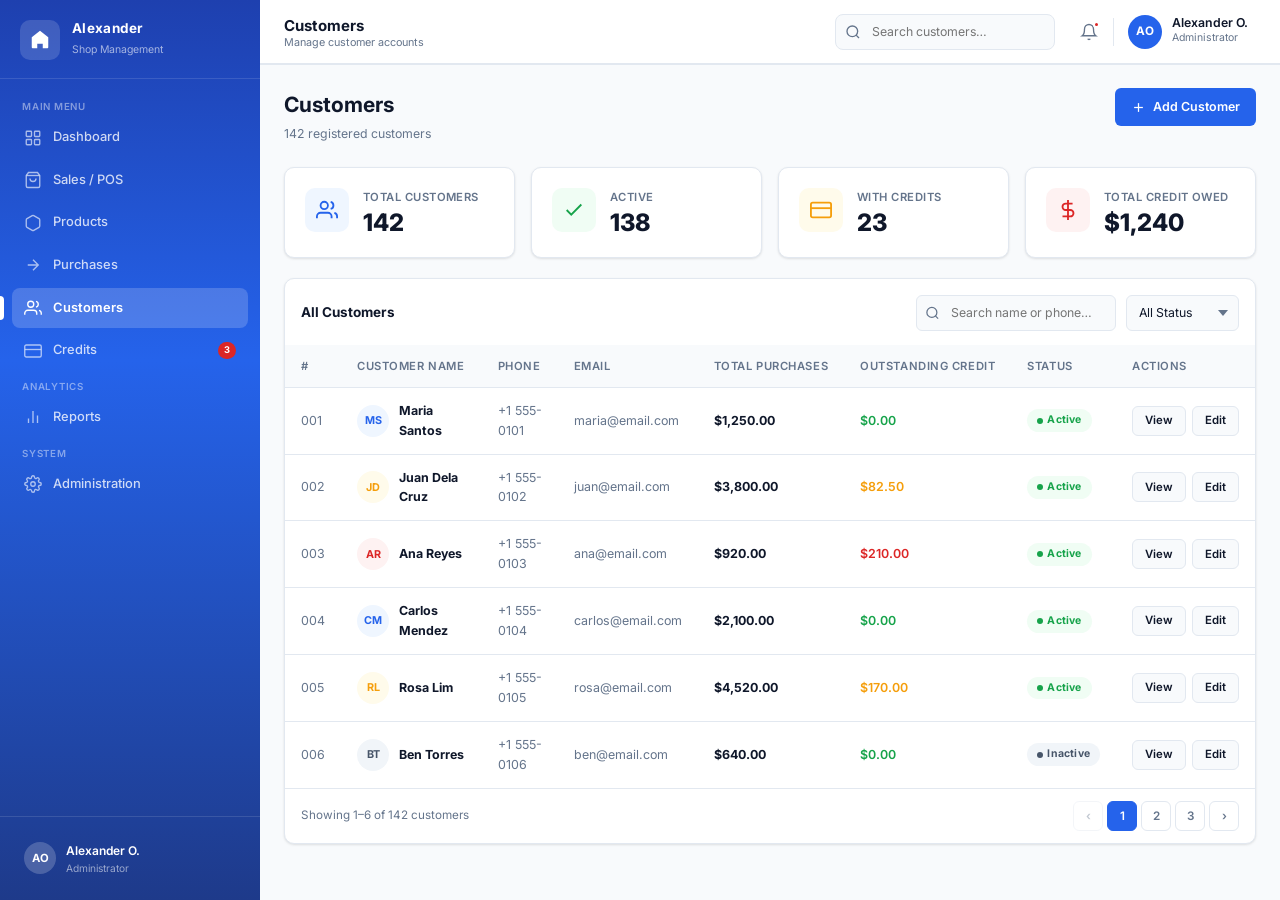
<file: pages/customers.html>
<!DOCTYPE html>
<html lang="en">
<head>
  <meta charset="UTF-8" />
  <meta name="viewport" content="width=device-width, initial-scale=1.0" />
  <title>Alexander Shop — Customers</title>
  <link rel="stylesheet" href="../css/style.css" />
</head>
<body>
<div class="app-shell">
  <aside class="sidebar" id="sidebar">
    <div class="sidebar-brand"><div class="brand-icon"><svg xmlns="http://www.w3.org/2000/svg" viewBox="0 0 24 24" fill="#fff"><path d="M3 9h18L12 2 3 9zm0 0v11a1 1 0 001 1h5v-5h6v5h5a1 1 0 001-1V9"/></svg></div><div class="brand-text"><h1>Alexander</h1><span>Shop Management</span></div></div>
    <nav class="sidebar-nav">
      <span class="nav-section-label">Main Menu</span>
      <a href="../index.html" class="nav-item"><svg xmlns="http://www.w3.org/2000/svg" fill="none" viewBox="0 0 24 24" stroke="currentColor" stroke-width="1.8"><rect x="3" y="3" width="7" height="7" rx="1"/><rect x="14" y="3" width="7" height="7" rx="1"/><rect x="3" y="14" width="7" height="7" rx="1"/><rect x="14" y="14" width="7" height="7" rx="1"/></svg>Dashboard</a>
      <a href="pos.html" class="nav-item"><svg xmlns="http://www.w3.org/2000/svg" fill="none" viewBox="0 0 24 24" stroke="currentColor" stroke-width="1.8"><path d="M6 2 3 6v14a2 2 0 002 2h14a2 2 0 002-2V6l-3-4z"/><line x1="3" y1="6" x2="21" y2="6"/><path d="M16 10a4 4 0 01-8 0"/></svg>Sales / POS</a>
      <a href="products.html" class="nav-item"><svg xmlns="http://www.w3.org/2000/svg" fill="none" viewBox="0 0 24 24" stroke="currentColor" stroke-width="1.8"><path d="M21 16V8a2 2 0 00-1-1.73l-7-4a2 2 0 00-2 0l-7 4A2 2 0 003 8v8a2 2 0 001 1.73l7 4a2 2 0 002 0l7-4A2 2 0 0021 16z"/></svg>Products</a>
      <a href="purchases.html" class="nav-item"><svg xmlns="http://www.w3.org/2000/svg" fill="none" viewBox="0 0 24 24" stroke="currentColor" stroke-width="1.8"><path d="M5 12H19M12 5l7 7-7 7"/></svg>Purchases</a>
      <a href="customers.html" class="nav-item active"><svg xmlns="http://www.w3.org/2000/svg" fill="none" viewBox="0 0 24 24" stroke="currentColor" stroke-width="1.8"><path d="M17 21v-2a4 4 0 00-4-4H5a4 4 0 00-4 4v2"/><circle cx="9" cy="7" r="4"/><path d="M23 21v-2a4 4 0 00-3-3.87M16 3.13a4 4 0 010 7.75"/></svg>Customers</a>
      <a href="credits.html" class="nav-item"><svg xmlns="http://www.w3.org/2000/svg" fill="none" viewBox="0 0 24 24" stroke="currentColor" stroke-width="1.8"><rect x="1" y="4" width="22" height="16" rx="2" ry="2"/><line x1="1" y1="10" x2="23" y2="10"/></svg>Credits<span class="nav-badge">3</span></a>
      <span class="nav-section-label">Analytics</span>
      <a href="reports.html" class="nav-item"><svg xmlns="http://www.w3.org/2000/svg" fill="none" viewBox="0 0 24 24" stroke="currentColor" stroke-width="1.8"><line x1="18" y1="20" x2="18" y2="10"/><line x1="12" y1="20" x2="12" y2="4"/><line x1="6" y1="20" x2="6" y2="14"/></svg>Reports</a>
      <span class="nav-section-label">System</span>
      <a href="admin.html" class="nav-item"><svg xmlns="http://www.w3.org/2000/svg" fill="none" viewBox="0 0 24 24" stroke="currentColor" stroke-width="1.8"><circle cx="12" cy="12" r="3"/><path d="M19.4 15a1.65 1.65 0 00.33 1.82l.06.06a2 2 0 010 2.83 2 2 0 01-2.83 0l-.06-.06a1.65 1.65 0 00-1.82-.33 1.65 1.65 0 00-1 1.51V21a2 2 0 01-4 0v-.09A1.65 1.65 0 009 19.4a1.65 1.65 0 00-1.82.33l-.06.06a2 2 0 01-2.83-2.83l.06-.06A1.65 1.65 0 004.68 15a1.65 1.65 0 00-1.51-1H3a2 2 0 010-4h.09A1.65 1.65 0 004.6 9a1.65 1.65 0 00-.33-1.82l-.06-.06a2 2 0 012.83-2.83l.06.06A1.65 1.65 0 009 4.68a1.65 1.65 0 001-1.51V3a2 2 0 014 0v.09a1.65 1.65 0 001 1.51 1.65 1.65 0 001.82-.33l.06-.06a2 2 0 012.83 2.83l-.06.06A1.65 1.65 0 0019.4 9a1.65 1.65 0 001.51 1H21a2 2 0 010 4h-.09a1.65 1.65 0 00-1.51 1z"/></svg>Administration</a>
    </nav>
    <div class="sidebar-footer"><div class="sidebar-user"><div class="user-avatar-sm">AO</div><div class="sidebar-user-info"><div class="name">Alexander O.</div><div class="role">Administrator</div></div></div></div>
  </aside>
  <div class="sidebar-overlay" id="sidebar-overlay"></div>

  <div class="main-content">
    <header class="topbar">
      <button class="topbar-menu-btn" id="topbar-menu-btn"><svg xmlns="http://www.w3.org/2000/svg" fill="none" viewBox="0 0 24 24" stroke="currentColor" stroke-width="2"><line x1="3" y1="6" x2="21" y2="6"/><line x1="3" y1="12" x2="21" y2="12"/><line x1="3" y1="18" x2="21" y2="18"/></svg></button>
      <div class="topbar-title"><h2>Customers</h2><p>Manage customer accounts</p></div>
      <div class="topbar-search"><svg class="search-icon" xmlns="http://www.w3.org/2000/svg" fill="none" viewBox="0 0 24 24" stroke="currentColor" stroke-width="2"><circle cx="11" cy="11" r="8"/><path d="m21 21-4.35-4.35"/></svg><input type="search" placeholder="Search customers…" /></div>
      <div class="topbar-actions">
        <button class="icon-btn"><svg xmlns="http://www.w3.org/2000/svg" fill="none" viewBox="0 0 24 24" stroke="currentColor" stroke-width="1.8"><path d="M18 8A6 6 0 006 8c0 7-3 9-3 9h18s-3-2-3-9"/><path d="M13.73 21a2 2 0 01-3.46 0"/></svg><span class="notif-dot"></span></button>
        <div class="topbar-divider"></div>
        <div class="topbar-profile" id="profile-btn"><div class="avatar">AO</div><div class="profile-info"><div class="name">Alexander O.</div><div class="role">Administrator</div></div>
          <div class="profile-dropdown" id="profile-dropdown">
            <div class="dropdown-item"><svg xmlns="http://www.w3.org/2000/svg" fill="none" viewBox="0 0 24 24" stroke="currentColor" stroke-width="2" width="15" height="15"><path d="M20 21v-2a4 4 0 00-4-4H8a4 4 0 00-4 4v2"/><circle cx="12" cy="7" r="4"/></svg>My Profile</div>
            <div class="dropdown-separator"></div>
            <div class="dropdown-item danger"><svg xmlns="http://www.w3.org/2000/svg" fill="none" viewBox="0 0 24 24" stroke="currentColor" stroke-width="2" width="15" height="15"><path d="M9 21H5a2 2 0 01-2-2V5a2 2 0 012-2h4"/><polyline points="16 17 21 12 16 7"/><line x1="21" y1="12" x2="9" y2="12"/></svg>Sign Out</div>
          </div>
        </div>
      </div>
    </header>

    <main class="page-content">
      <div class="page-header">
        <div class="page-header-left"><h1>Customers</h1><p>142 registered customers</p></div>
        <div class="page-header-actions">
          <button class="btn btn-primary" onclick="openModal('customer-modal')">
            <svg xmlns="http://www.w3.org/2000/svg" fill="none" viewBox="0 0 24 24" stroke="currentColor" stroke-width="2"><line x1="12" y1="5" x2="12" y2="19"/><line x1="5" y1="12" x2="19" y2="12"/></svg>
            Add Customer
          </button>
        </div>
      </div>

      <!-- Stat cards -->
      <div class="stat-grid" style="grid-template-columns:repeat(auto-fit,minmax(160px,1fr));margin-bottom:20px;">
        <div class="stat-card"><div class="stat-icon blue"><svg xmlns="http://www.w3.org/2000/svg" fill="none" viewBox="0 0 24 24" stroke="currentColor" stroke-width="2"><path d="M17 21v-2a4 4 0 00-4-4H5a4 4 0 00-4 4v2"/><circle cx="9" cy="7" r="4"/><path d="M23 21v-2a4 4 0 00-3-3.87M16 3.13a4 4 0 010 7.75"/></svg></div><div class="stat-body"><div class="label">Total Customers</div><div class="value">142</div></div></div>
        <div class="stat-card"><div class="stat-icon green"><svg xmlns="http://www.w3.org/2000/svg" fill="none" viewBox="0 0 24 24" stroke="currentColor" stroke-width="2"><polyline points="20 6 9 17 4 12"/></svg></div><div class="stat-body"><div class="label">Active</div><div class="value">138</div></div></div>
        <div class="stat-card"><div class="stat-icon amber"><svg xmlns="http://www.w3.org/2000/svg" fill="none" viewBox="0 0 24 24" stroke="currentColor" stroke-width="2"><rect x="1" y="4" width="22" height="16" rx="2"/><line x1="1" y1="10" x2="23" y2="10"/></svg></div><div class="stat-body"><div class="label">With Credits</div><div class="value">23</div></div></div>
        <div class="stat-card"><div class="stat-icon red"><svg xmlns="http://www.w3.org/2000/svg" fill="none" viewBox="0 0 24 24" stroke="currentColor" stroke-width="2"><line x1="12" y1="1" x2="12" y2="23"/><path d="M17 5H9.5a3.5 3.5 0 000 7h5a3.5 3.5 0 010 7H6"/></svg></div><div class="stat-body"><div class="label">Total Credit Owed</div><div class="value">$1,240</div></div></div>
      </div>

      <!-- Table -->
      <div class="section-block">
        <div class="table-toolbar">
          <div class="table-toolbar-left"><span class="table-title">All Customers</span></div>
          <div class="table-toolbar-right">
            <div class="search-box">
              <svg class="search-icon" xmlns="http://www.w3.org/2000/svg" fill="none" viewBox="0 0 24 24" stroke="currentColor" stroke-width="2"><circle cx="11" cy="11" r="8"/><path d="m21 21-4.35-4.35"/></svg>
              <input type="search" id="cust-search" placeholder="Search name or phone…" />
            </div>
            <select class="filter-select">
              <option>All Status</option>
              <option>Active</option>
              <option>Inactive</option>
              <option>Has Credits</option>
            </select>
          </div>
        </div>
        <div class="table-wrap" style="border:none;box-shadow:none;border-radius:0;margin-top:14px;">
          <table id="customers-table">
            <thead>
              <tr><th>#</th><th>Customer Name</th><th>Phone</th><th>Email</th><th>Total Purchases</th><th>Outstanding Credit</th><th>Status</th><th>Actions</th></tr>
            </thead>
            <tbody>
              <tr><td class="td-muted">001</td><td><div style="display:flex;align-items:center;gap:10px;"><div style="width:32px;height:32px;background:var(--primary-light);border-radius:50%;display:flex;align-items:center;justify-content:center;font-size:.72rem;font-weight:700;color:var(--primary);flex-shrink:0;">MS</div><strong>Maria Santos</strong></div></td><td class="td-muted">+1 555-0101</td><td class="td-muted">maria@email.com</td><td><strong>$1,250.00</strong></td><td style="color:var(--success);font-weight:600;">$0.00</td><td><span class="badge badge-success"><span class="badge-dot"></span>Active</span></td><td><div style="display:flex;gap:6px;"><button class="btn btn-secondary btn-sm" onclick="openModal('customer-modal')">View</button><button class="btn btn-secondary btn-sm" onclick="openModal('customer-modal')">Edit</button></div></td></tr>
              <tr><td class="td-muted">002</td><td><div style="display:flex;align-items:center;gap:10px;"><div style="width:32px;height:32px;background:var(--warning-light);border-radius:50%;display:flex;align-items:center;justify-content:center;font-size:.72rem;font-weight:700;color:var(--warning);flex-shrink:0;">JD</div><strong>Juan Dela Cruz</strong></div></td><td class="td-muted">+1 555-0102</td><td class="td-muted">juan@email.com</td><td><strong>$3,800.00</strong></td><td style="color:var(--warning);font-weight:600;">$82.50</td><td><span class="badge badge-success"><span class="badge-dot"></span>Active</span></td><td><div style="display:flex;gap:6px;"><button class="btn btn-secondary btn-sm" onclick="openModal('customer-modal')">View</button><button class="btn btn-secondary btn-sm" onclick="openModal('customer-modal')">Edit</button></div></td></tr>
              <tr><td class="td-muted">003</td><td><div style="display:flex;align-items:center;gap:10px;"><div style="width:32px;height:32px;background:var(--danger-light);border-radius:50%;display:flex;align-items:center;justify-content:center;font-size:.72rem;font-weight:700;color:var(--danger);flex-shrink:0;">AR</div><strong>Ana Reyes</strong></div></td><td class="td-muted">+1 555-0103</td><td class="td-muted">ana@email.com</td><td><strong>$920.00</strong></td><td style="color:var(--danger);font-weight:600;">$210.00</td><td><span class="badge badge-success"><span class="badge-dot"></span>Active</span></td><td><div style="display:flex;gap:6px;"><button class="btn btn-secondary btn-sm" onclick="openModal('customer-modal')">View</button><button class="btn btn-secondary btn-sm" onclick="openModal('customer-modal')">Edit</button></div></td></tr>
              <tr><td class="td-muted">004</td><td><div style="display:flex;align-items:center;gap:10px;"><div style="width:32px;height:32px;background:var(--primary-light);border-radius:50%;display:flex;align-items:center;justify-content:center;font-size:.72rem;font-weight:700;color:var(--primary);flex-shrink:0;">CM</div><strong>Carlos Mendez</strong></div></td><td class="td-muted">+1 555-0104</td><td class="td-muted">carlos@email.com</td><td><strong>$2,100.00</strong></td><td style="color:var(--success);font-weight:600;">$0.00</td><td><span class="badge badge-success"><span class="badge-dot"></span>Active</span></td><td><div style="display:flex;gap:6px;"><button class="btn btn-secondary btn-sm">View</button><button class="btn btn-secondary btn-sm">Edit</button></div></td></tr>
              <tr><td class="td-muted">005</td><td><div style="display:flex;align-items:center;gap:10px;"><div style="width:32px;height:32px;background:var(--warning-light);border-radius:50%;display:flex;align-items:center;justify-content:center;font-size:.72rem;font-weight:700;color:var(--warning);flex-shrink:0;">RL</div><strong>Rosa Lim</strong></div></td><td class="td-muted">+1 555-0105</td><td class="td-muted">rosa@email.com</td><td><strong>$4,520.00</strong></td><td style="color:var(--warning);font-weight:600;">$170.00</td><td><span class="badge badge-success"><span class="badge-dot"></span>Active</span></td><td><div style="display:flex;gap:6px;"><button class="btn btn-secondary btn-sm">View</button><button class="btn btn-secondary btn-sm">Edit</button></div></td></tr>
              <tr><td class="td-muted">006</td><td><div style="display:flex;align-items:center;gap:10px;"><div style="width:32px;height:32px;background:#F1F5F9;border-radius:50%;display:flex;align-items:center;justify-content:center;font-size:.72rem;font-weight:700;color:var(--secondary);flex-shrink:0;">BT</div><strong>Ben Torres</strong></div></td><td class="td-muted">+1 555-0106</td><td class="td-muted">ben@email.com</td><td><strong>$640.00</strong></td><td style="color:var(--success);font-weight:600;">$0.00</td><td><span class="badge badge-secondary"><span class="badge-dot"></span>Inactive</span></td><td><div style="display:flex;gap:6px;"><button class="btn btn-secondary btn-sm">View</button><button class="btn btn-secondary btn-sm">Edit</button></div></td></tr>
            </tbody>
          </table>
        </div>
        <div class="pagination">
          <div class="pagination-info">Showing 1–6 of 142 customers</div>
          <div class="pagination-btns">
            <button class="page-btn" disabled>‹</button>
            <button class="page-btn active">1</button>
            <button class="page-btn">2</button>
            <button class="page-btn">3</button>
            <button class="page-btn">›</button>
          </div>
        </div>
      </div>
    </main>
  </div>
</div>

<!-- Customer Modal -->
<div class="modal-overlay" id="customer-modal">
  <div class="modal">
    <div class="modal-header"><h3>Add New Customer</h3><button class="modal-close" onclick="closeModal('customer-modal')"><svg xmlns="http://www.w3.org/2000/svg" fill="none" viewBox="0 0 24 24" stroke="currentColor" stroke-width="2"><line x1="18" y1="6" x2="6" y2="18"/><line x1="6" y1="6" x2="18" y2="18"/></svg></button></div>
    <div class="modal-body">
      <div class="form-row">
        <div class="form-group"><label class="form-label">First Name <span class="required">*</span></label><input type="text" class="form-control" placeholder="First name" /></div>
        <div class="form-group"><label class="form-label">Last Name <span class="required">*</span></label><input type="text" class="form-control" placeholder="Last name" /></div>
      </div>
      <div class="form-row">
        <div class="form-group"><label class="form-label">Phone</label><input type="tel" class="form-control" placeholder="+1 555-0100" /></div>
        <div class="form-group"><label class="form-label">Email</label><input type="email" class="form-control" placeholder="email@example.com" /></div>
      </div>
      <div class="form-group"><label class="form-label">Address</label><textarea class="form-control" placeholder="Customer address…"></textarea></div>
      <div class="form-row">
        <div class="form-group"><label class="form-label">Credit Limit</label><input type="number" class="form-control" placeholder="0.00" /></div>
        <div class="form-group"><label class="form-label">Status</label><select class="form-control"><option>Active</option><option>Inactive</option></select></div>
      </div>
    </div>
    <div class="modal-footer">
      <button class="btn btn-secondary" onclick="closeModal('customer-modal')">Cancel</button>
      <button class="btn btn-primary" onclick="showToast('Customer saved','success');closeModal('customer-modal')">Save Customer</button>
    </div>
  </div>
</div>

<div id="toast-container"></div>
<script src="../js/app.js"></script>
<script>setupTableSearch('cust-search','customers-table');</script>
</body>
</html>
</file>
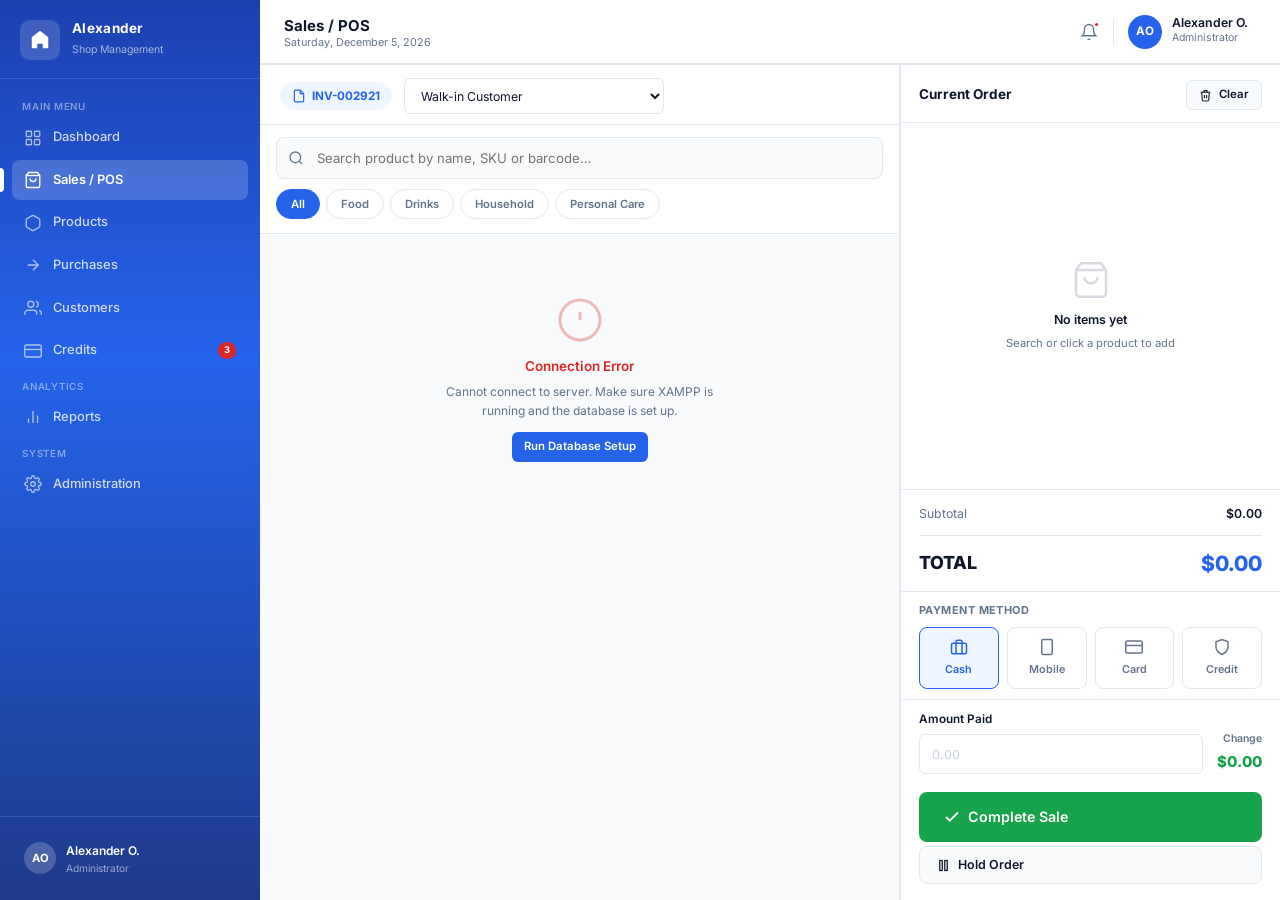
<file: pages/pos.html>
<!DOCTYPE html>
<html lang="en">
<head>
  <meta charset="UTF-8" />
  <meta name="viewport" content="width=device-width, initial-scale=1.0" />
  <title>Alexander Shop — Sales / POS</title>
  <link rel="stylesheet" href="../css/style.css" />
  <link rel="stylesheet" href="../css/pos.css" />
</head>
<body>
<div class="app-shell">

  <!-- SIDEBAR -->
  <aside class="sidebar" id="sidebar">
    <div class="sidebar-brand">
      <div class="brand-icon">
        <svg xmlns="http://www.w3.org/2000/svg" viewBox="0 0 24 24" fill="#fff"><path d="M3 9h18L12 2 3 9zm0 0v11a1 1 0 001 1h5v-5h6v5h5a1 1 0 001-1V9"/></svg>
      </div>
      <div class="brand-text"><h1>Alexander</h1><span>Shop Management</span></div>
    </div>
    <nav class="sidebar-nav">
      <span class="nav-section-label">Main Menu</span>
      <a href="../index.html" class="nav-item" data-page="index.html">
        <svg xmlns="http://www.w3.org/2000/svg" fill="none" viewBox="0 0 24 24" stroke="currentColor" stroke-width="1.8"><rect x="3" y="3" width="7" height="7" rx="1"/><rect x="14" y="3" width="7" height="7" rx="1"/><rect x="3" y="14" width="7" height="7" rx="1"/><rect x="14" y="14" width="7" height="7" rx="1"/></svg>
        Dashboard
      </a>
      <a href="pos.html" class="nav-item active" data-page="pos.html">
        <svg xmlns="http://www.w3.org/2000/svg" fill="none" viewBox="0 0 24 24" stroke="currentColor" stroke-width="1.8"><path d="M6 2 3 6v14a2 2 0 002 2h14a2 2 0 002-2V6l-3-4z"/><line x1="3" y1="6" x2="21" y2="6"/><path d="M16 10a4 4 0 01-8 0"/></svg>
        Sales / POS
      </a>
      <a href="products.html" class="nav-item" data-page="products.html">
        <svg xmlns="http://www.w3.org/2000/svg" fill="none" viewBox="0 0 24 24" stroke="currentColor" stroke-width="1.8"><path d="M21 16V8a2 2 0 00-1-1.73l-7-4a2 2 0 00-2 0l-7 4A2 2 0 003 8v8a2 2 0 001 1.73l7 4a2 2 0 002 0l7-4A2 2 0 0021 16z"/></svg>
        Products
      </a>
      <a href="purchases.html" class="nav-item" data-page="purchases.html">
        <svg xmlns="http://www.w3.org/2000/svg" fill="none" viewBox="0 0 24 24" stroke="currentColor" stroke-width="1.8"><path d="M5 12H19M12 5l7 7-7 7"/></svg>
        Purchases
      </a>
      <a href="customers.html" class="nav-item" data-page="customers.html">
        <svg xmlns="http://www.w3.org/2000/svg" fill="none" viewBox="0 0 24 24" stroke="currentColor" stroke-width="1.8"><path d="M17 21v-2a4 4 0 00-4-4H5a4 4 0 00-4 4v2"/><circle cx="9" cy="7" r="4"/><path d="M23 21v-2a4 4 0 00-3-3.87M16 3.13a4 4 0 010 7.75"/></svg>
        Customers
      </a>
      <a href="credits.html" class="nav-item" data-page="credits.html">
        <svg xmlns="http://www.w3.org/2000/svg" fill="none" viewBox="0 0 24 24" stroke="currentColor" stroke-width="1.8"><rect x="1" y="4" width="22" height="16" rx="2" ry="2"/><line x1="1" y1="10" x2="23" y2="10"/></svg>
        Credits
        <span class="nav-badge">3</span>
      </a>
      <span class="nav-section-label">Analytics</span>
      <a href="reports.html" class="nav-item" data-page="reports.html">
        <svg xmlns="http://www.w3.org/2000/svg" fill="none" viewBox="0 0 24 24" stroke="currentColor" stroke-width="1.8"><line x1="18" y1="20" x2="18" y2="10"/><line x1="12" y1="20" x2="12" y2="4"/><line x1="6" y1="20" x2="6" y2="14"/></svg>
        Reports
      </a>
      <span class="nav-section-label">System</span>
      <a href="admin.html" class="nav-item" data-page="admin.html">
        <svg xmlns="http://www.w3.org/2000/svg" fill="none" viewBox="0 0 24 24" stroke="currentColor" stroke-width="1.8"><circle cx="12" cy="12" r="3"/><path d="M19.4 15a1.65 1.65 0 00.33 1.82l.06.06a2 2 0 010 2.83 2 2 0 01-2.83 0l-.06-.06a1.65 1.65 0 00-1.82-.33 1.65 1.65 0 00-1 1.51V21a2 2 0 01-4 0v-.09A1.65 1.65 0 009 19.4a1.65 1.65 0 00-1.82.33l-.06.06a2 2 0 01-2.83-2.83l.06-.06A1.65 1.65 0 004.68 15a1.65 1.65 0 00-1.51-1H3a2 2 0 010-4h.09A1.65 1.65 0 004.6 9a1.65 1.65 0 00-.33-1.82l-.06-.06a2 2 0 012.83-2.83l.06.06A1.65 1.65 0 009 4.68a1.65 1.65 0 001-1.51V3a2 2 0 014 0v.09a1.65 1.65 0 001 1.51 1.65 1.65 0 001.82-.33l.06-.06a2 2 0 012.83 2.83l-.06.06A1.65 1.65 0 0019.4 9a1.65 1.65 0 001.51 1H21a2 2 0 010 4h-.09a1.65 1.65 0 00-1.51 1z"/></svg>
        Administration
      </a>
    </nav>
    <div class="sidebar-footer">
      <div class="sidebar-user">
        <div class="user-avatar-sm">AO</div>
        <div class="sidebar-user-info"><div class="name">Alexander O.</div><div class="role">Administrator</div></div>
      </div>
    </div>
  </aside>
  <div class="sidebar-overlay" id="sidebar-overlay"></div>

  <!-- MAIN -->
  <div class="main-content">

    <!-- TOPBAR -->
    <header class="topbar">
      <button class="topbar-menu-btn" id="topbar-menu-btn" aria-label="Open menu">
        <svg xmlns="http://www.w3.org/2000/svg" fill="none" viewBox="0 0 24 24" stroke="currentColor" stroke-width="2"><line x1="3" y1="6" x2="21" y2="6"/><line x1="3" y1="12" x2="21" y2="12"/><line x1="3" y1="18" x2="21" y2="18"/></svg>
      </button>
      <div class="topbar-title">
        <h2>Sales / POS</h2>
        <p id="pos-date">Loading date…</p>
      </div>
      <div class="topbar-actions">
        <button class="icon-btn" aria-label="Notifications">
          <svg xmlns="http://www.w3.org/2000/svg" fill="none" viewBox="0 0 24 24" stroke="currentColor" stroke-width="1.8"><path d="M18 8A6 6 0 006 8c0 7-3 9-3 9h18s-3-2-3-9"/><path d="M13.73 21a2 2 0 01-3.46 0"/></svg>
          <span class="notif-dot"></span>
        </button>
        <div class="topbar-divider"></div>
        <div class="topbar-profile" id="profile-btn">
          <div class="avatar">AO</div>
          <div class="profile-info"><div class="name">Alexander O.</div><div class="role">Administrator</div></div>
          <div class="profile-dropdown" id="profile-dropdown">
            <div class="dropdown-item">
              <svg xmlns="http://www.w3.org/2000/svg" fill="none" viewBox="0 0 24 24" stroke="currentColor" stroke-width="2" width="15" height="15"><path d="M20 21v-2a4 4 0 00-4-4H8a4 4 0 00-4 4v2"/><circle cx="12" cy="7" r="4"/></svg>
              My Profile
            </div>
            <div class="dropdown-separator"></div>
            <div class="dropdown-item danger">
              <svg xmlns="http://www.w3.org/2000/svg" fill="none" viewBox="0 0 24 24" stroke="currentColor" stroke-width="2" width="15" height="15"><path d="M9 21H5a2 2 0 01-2-2V5a2 2 0 012-2h4"/><polyline points="16 17 21 12 16 7"/><line x1="21" y1="12" x2="9" y2="12"/></svg>
              Sign Out
            </div>
          </div>
        </div>
      </div>
    </header>

    <!-- POS LAYOUT -->
    <main class="pos-layout" id="pos-layout">

      <!-- LEFT: Product Search & Results -->
      <div class="pos-catalog">

        <!-- Invoice & Customer row -->
        <div class="pos-top-row">
          <div class="pos-invoice-badge" id="invoice-badge">
            <svg xmlns="http://www.w3.org/2000/svg" fill="none" viewBox="0 0 24 24" stroke="currentColor" stroke-width="2" width="14" height="14"><path d="M14 2H6a2 2 0 00-2 2v16a2 2 0 002 2h12a2 2 0 002-2V8z"/><polyline points="14 2 14 8 20 8"/></svg>
            <span id="invoice-label">INV-000001</span>
          </div>
          <div style="flex:1;max-width:260px;position:relative;">
            <select class="form-control" id="pos-customer" style="height:36px;font-size:.82rem;">
              <option value="">Walk-in Customer</option>
            </select>
          </div>
        </div>

        <!-- Search -->
        <div class="pos-search-wrap">
          <div class="pos-search">
            <svg class="search-icon" xmlns="http://www.w3.org/2000/svg" fill="none" viewBox="0 0 24 24" stroke="currentColor" stroke-width="2"><circle cx="11" cy="11" r="8"/><path d="m21 21-4.35-4.35"/></svg>
            <input type="search" id="product-search" placeholder="Search product by name, SKU or barcode…" autocomplete="off" />
            <div id="search-spinner" style="display:none;position:absolute;right:12px;top:50%;transform:translateY(-50%);">
              <svg xmlns="http://www.w3.org/2000/svg" width="16" height="16" viewBox="0 0 24 24" fill="none" stroke="var(--primary)" stroke-width="2.5" class="spin"><path d="M12 2v4M12 18v4M4.93 4.93l2.83 2.83M16.24 16.24l2.83 2.83M2 12h4M18 12h4M4.93 19.07l2.83-2.83M16.24 7.76l2.83-2.83"/></svg>
            </div>
          </div>
          <!-- Category tabs -->
          <div class="pos-category-tabs" id="category-tabs">
            <button class="cat-tab active" data-cat="">All</button>
            <button class="cat-tab" data-cat="Food">Food</button>
            <button class="cat-tab" data-cat="Drinks">Drinks</button>
            <button class="cat-tab" data-cat="Household">Household</button>
            <button class="cat-tab" data-cat="Personal Care">Personal Care</button>
          </div>
        </div>

        <!-- Product Grid -->
        <div class="product-grid" id="product-grid">
          <div class="empty-state" style="grid-column:1/-1">
            <svg xmlns="http://www.w3.org/2000/svg" fill="none" viewBox="0 0 24 24" stroke="currentColor" stroke-width="1.5" width="48" height="48"><circle cx="11" cy="11" r="8"/><path d="m21 21-4.35-4.35"/></svg>
            <h4>Loading products…</h4>
            <p>Connecting to database</p>
          </div>
        </div>

      </div><!-- /pos-catalog -->

      <!-- RIGHT: Cart -->
      <div class="pos-cart">

        <div class="cart-header">
          <h3>Current Order</h3>
          <button class="btn btn-secondary btn-sm" id="clear-cart-btn">
            <svg xmlns="http://www.w3.org/2000/svg" fill="none" viewBox="0 0 24 24" stroke="currentColor" stroke-width="2"><polyline points="3 6 5 6 21 6"/><path d="M19 6l-1 14a2 2 0 01-2 2H8a2 2 0 01-2-2L5 6"/><path d="M10 11v6M14 11v6"/><path d="M9 6V4a1 1 0 011-1h4a1 1 0 011 1v2"/></svg>
            Clear
          </button>
        </div>

        <!-- Cart Items -->
        <div class="cart-items" id="cart-items">
          <div class="cart-empty" id="cart-empty">
            <svg xmlns="http://www.w3.org/2000/svg" fill="none" viewBox="0 0 24 24" stroke="currentColor" stroke-width="1.5"><path d="M6 2 3 6v14a2 2 0 002 2h14a2 2 0 002-2V6l-3-4z"/><line x1="3" y1="6" x2="21" y2="6"/><path d="M16 10a4 4 0 01-8 0"/></svg>
            <p>No items yet</p>
            <span>Search or click a product to add</span>
          </div>
        </div>

        <!-- Totals -->
        <div class="cart-totals">
          <div class="totals-row">
            <span>Subtotal</span>
            <span id="cart-subtotal">$0.00</span>
          </div>
          <div class="totals-divider"></div>
          <div class="totals-total">
            <span>TOTAL</span>
            <span id="cart-total">$0.00</span>
          </div>
        </div>

        <!-- Payment Method -->
        <div class="payment-method">
          <div class="payment-label">Payment Method</div>
          <div class="payment-options">
            <label class="payment-opt">
              <input type="radio" name="payment" value="cash" checked />
              <span class="pay-btn">
                <svg xmlns="http://www.w3.org/2000/svg" fill="none" viewBox="0 0 24 24" stroke="currentColor" stroke-width="2"><rect x="2" y="7" width="20" height="14" rx="2"/><path d="M16 21V5a2 2 0 00-2-2h-4a2 2 0 00-2 2v16"/></svg>
                Cash
              </span>
            </label>
            <label class="payment-opt">
              <input type="radio" name="payment" value="mobile_money" />
              <span class="pay-btn">
                <svg xmlns="http://www.w3.org/2000/svg" fill="none" viewBox="0 0 24 24" stroke="currentColor" stroke-width="2"><rect x="5" y="2" width="14" height="20" rx="2"/><line x1="12" y1="18" x2="12.01" y2="18"/></svg>
                Mobile
              </span>
            </label>
            <label class="payment-opt">
              <input type="radio" name="payment" value="card" />
              <span class="pay-btn">
                <svg xmlns="http://www.w3.org/2000/svg" fill="none" viewBox="0 0 24 24" stroke="currentColor" stroke-width="2"><rect x="1" y="4" width="22" height="16" rx="2"/><line x1="1" y1="10" x2="23" y2="10"/></svg>
                Card
              </span>
            </label>
            <label class="payment-opt">
              <input type="radio" name="payment" value="credit" />
              <span class="pay-btn">
                <svg xmlns="http://www.w3.org/2000/svg" fill="none" viewBox="0 0 24 24" stroke="currentColor" stroke-width="2"><path d="M12 22s8-4 8-10V5l-8-3-8 3v7c0 6 8 10 8 10z"/></svg>
                Credit
              </span>
            </label>
          </div>
        </div>

        <!-- Cash Tendered (cash only) -->
        <div class="cash-tender-row" id="cash-tender-row">
          <div class="form-group" style="margin:0;flex:1;">
            <label class="form-label">Amount Paid</label>
            <input type="number" class="form-control" id="cash-tendered" placeholder="0.00" min="0" step="0.01" />
          </div>
          <div class="change-display">
            <div class="change-label">Change</div>
            <div class="change-amount" id="change-amount">$0.00</div>
          </div>
        </div>

        <!-- Credit partial payment row -->
        <div class="cash-tender-row" id="credit-partial-row" style="display:none;">
          <div class="form-group" style="margin:0;flex:1;">
            <label class="form-label">Down Payment (optional)</label>
            <input type="number" class="form-control" id="credit-downpayment" placeholder="0.00" min="0" step="0.01" />
          </div>
          <div class="change-display">
            <div class="change-label">Credit</div>
            <div class="change-amount" id="credit-balance" style="color:var(--warning);">$0.00</div>
          </div>
        </div>

        <!-- Complete Sale -->
        <button class="btn btn-success btn-lg" id="complete-sale-btn" style="margin:8px 18px 4px;width:calc(100% - 36px);height:50px;font-size:.95rem;border-radius:8px;">
          <svg xmlns="http://www.w3.org/2000/svg" fill="none" viewBox="0 0 24 24" stroke="currentColor" stroke-width="2.5"><polyline points="20 6 9 17 4 12"/></svg>
          Complete Sale
        </button>
        <button class="btn btn-secondary" id="hold-btn" style="margin:0 18px 16px;width:calc(100% - 36px);border-radius:8px;">
          <svg xmlns="http://www.w3.org/2000/svg" fill="none" viewBox="0 0 24 24" stroke="currentColor" stroke-width="2"><rect x="6" y="4" width="4" height="16"/><rect x="14" y="4" width="4" height="16"/></svg>
          Hold Order
        </button>

      </div><!-- /pos-cart -->

    </main>
  </div><!-- /main-content -->
</div><!-- /app-shell -->

<!-- Clear Confirm Modal -->
<div class="modal-overlay" id="clear-modal">
  <div class="modal modal-sm">
    <div class="modal-header">
      <h3>Clear Order</h3>
      <button class="modal-close" onclick="closeModal('clear-modal')">
        <svg xmlns="http://www.w3.org/2000/svg" fill="none" viewBox="0 0 24 24" stroke="currentColor" stroke-width="2"><line x1="18" y1="6" x2="6" y2="18"/><line x1="6" y1="6" x2="18" y2="18"/></svg>
      </button>
    </div>
    <div class="modal-body" style="text-align:center;padding:24px;">
      <div style="width:56px;height:56px;background:var(--danger-light);border-radius:50%;display:flex;align-items:center;justify-content:center;margin:0 auto 16px;">
        <svg xmlns="http://www.w3.org/2000/svg" fill="none" viewBox="0 0 24 24" stroke="var(--danger)" stroke-width="2" width="26" height="26"><polyline points="3 6 5 6 21 6"/><path d="M19 6l-1 14a2 2 0 01-2 2H8a2 2 0 01-2-2L5 6"/></svg>
      </div>
      <p style="font-size:.9rem;color:var(--text-main);font-weight:600;">Are you sure you want to clear the current order?</p>
      <p class="text-muted text-sm" style="margin-top:6px;">All items will be removed from the cart.</p>
    </div>
    <div class="modal-footer" style="justify-content:center;gap:10px;">
      <button class="btn btn-secondary" onclick="closeModal('clear-modal')">Cancel</button>
      <button class="btn btn-danger" id="confirm-clear-btn">
        <svg xmlns="http://www.w3.org/2000/svg" fill="none" viewBox="0 0 24 24" stroke="currentColor" stroke-width="2" width="15" height="15"><polyline points="3 6 5 6 21 6"/><path d="M19 6l-1 14a2 2 0 01-2 2H8a2 2 0 01-2-2L5 6"/></svg>
        Clear Order
      </button>
    </div>
  </div>
</div>

<!-- Receipt Modal -->
<div class="modal-overlay" id="receipt-modal">
  <div class="modal" style="max-width:460px;">
    <div class="modal-header">
      <h3>Sale Completed</h3>
      <button class="modal-close" onclick="closeModal('receipt-modal')">
        <svg xmlns="http://www.w3.org/2000/svg" fill="none" viewBox="0 0 24 24" stroke="currentColor" stroke-width="2"><line x1="18" y1="6" x2="6" y2="18"/><line x1="6" y1="6" x2="18" y2="18"/></svg>
      </button>
    </div>
    <div class="modal-body" id="receipt-body">
      <!-- Filled by JS -->
    </div>
    <div class="modal-footer" style="justify-content:center;gap:10px;">
      <button class="btn btn-secondary" onclick="closeModal('receipt-modal');resetPOS();">
        <svg xmlns="http://www.w3.org/2000/svg" fill="none" viewBox="0 0 24 24" stroke="currentColor" stroke-width="2" width="15" height="15"><line x1="18" y1="6" x2="6" y2="18"/><line x1="6" y1="6" x2="18" y2="18"/></svg>
        New Sale
      </button>
      <button class="btn btn-primary" onclick="printReceipt()">
        <svg xmlns="http://www.w3.org/2000/svg" fill="none" viewBox="0 0 24 24" stroke="currentColor" stroke-width="2" width="15" height="15"><polyline points="6 9 6 2 18 2 18 9"/><path d="M6 18H4a2 2 0 01-2-2v-5a2 2 0 012-2h16a2 2 0 012 2v5a2 2 0 01-2 2h-2"/><rect x="6" y="14" width="12" height="8"/></svg>
        Print Receipt
      </button>
    </div>
  </div>
</div>

<div id="toast-container"></div>

<style>
@keyframes spin { to { transform: rotate(360deg); } }
.spin { animation: spin .8s linear infinite; }
</style>

<script src="../js/app.js"></script>
<script src="../js/pos.js"></script>
</body>
</html>
</file>
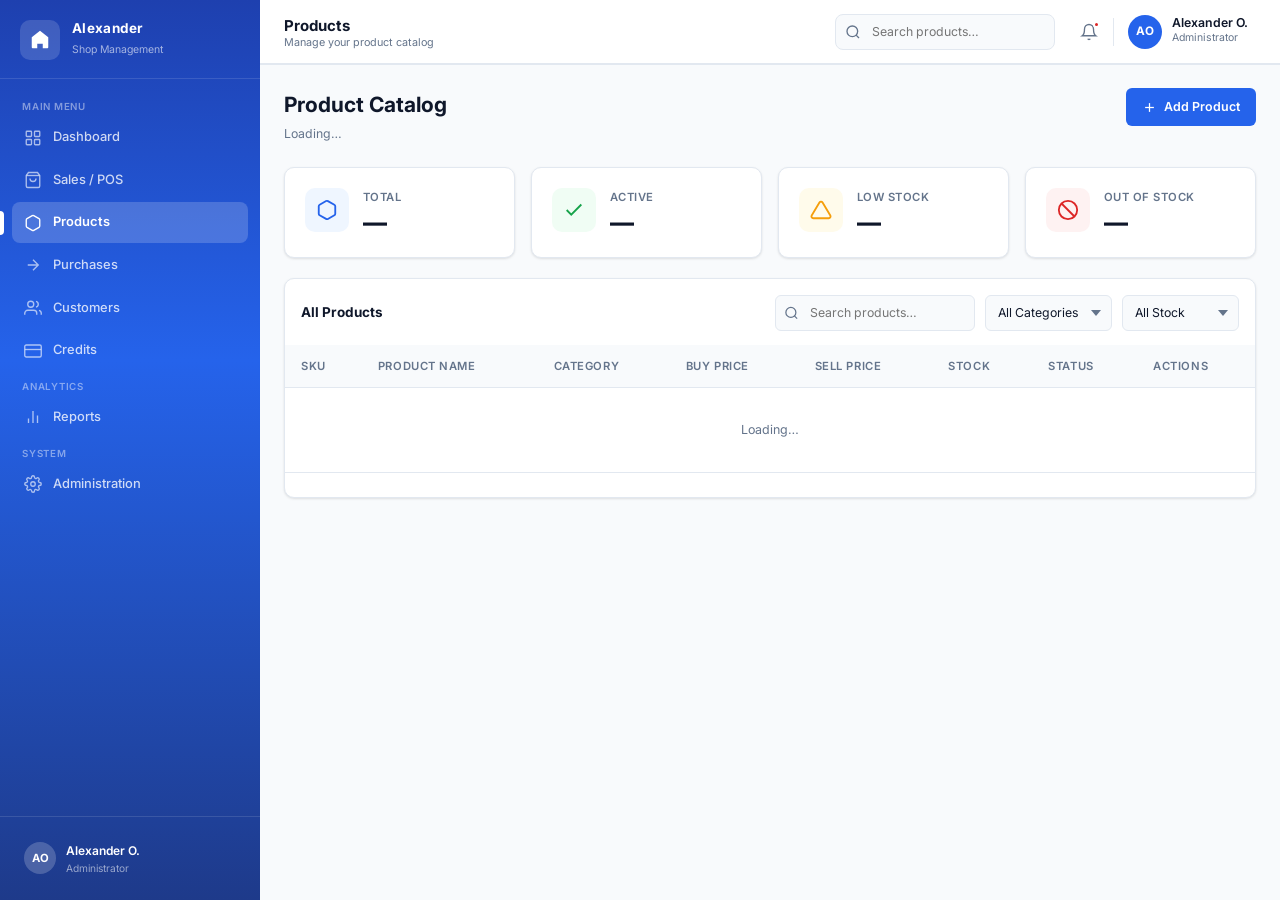
<file: pages/products.html>
<!DOCTYPE html>
<html lang="en">
<head>
  <meta charset="UTF-8" />
  <meta name="viewport" content="width=device-width, initial-scale=1.0" />
  <title>Alexander Shop — Products</title>
  <link rel="stylesheet" href="../css/style.css" />
</head>
<body>
<div class="app-shell">
  <aside class="sidebar" id="sidebar">
    <div class="sidebar-brand">
      <div class="brand-icon"><svg xmlns="http://www.w3.org/2000/svg" viewBox="0 0 24 24" fill="#fff"><path d="M3 9h18L12 2 3 9zm0 0v11a1 1 0 001 1h5v-5h6v5h5a1 1 0 001-1V9"/></svg></div>
      <div class="brand-text"><h1>Alexander</h1><span>Shop Management</span></div>
    </div>
    <nav class="sidebar-nav">
      <span class="nav-section-label">Main Menu</span>
      <a href="../index.html" class="nav-item"><svg xmlns="http://www.w3.org/2000/svg" fill="none" viewBox="0 0 24 24" stroke="currentColor" stroke-width="1.8"><rect x="3" y="3" width="7" height="7" rx="1"/><rect x="14" y="3" width="7" height="7" rx="1"/><rect x="3" y="14" width="7" height="7" rx="1"/><rect x="14" y="14" width="7" height="7" rx="1"/></svg>Dashboard</a>
      <a href="pos.html" class="nav-item"><svg xmlns="http://www.w3.org/2000/svg" fill="none" viewBox="0 0 24 24" stroke="currentColor" stroke-width="1.8"><path d="M6 2 3 6v14a2 2 0 002 2h14a2 2 0 002-2V6l-3-4z"/><line x1="3" y1="6" x2="21" y2="6"/><path d="M16 10a4 4 0 01-8 0"/></svg>Sales / POS</a>
      <a href="products.html" class="nav-item active"><svg xmlns="http://www.w3.org/2000/svg" fill="none" viewBox="0 0 24 24" stroke="currentColor" stroke-width="1.8"><path d="M21 16V8a2 2 0 00-1-1.73l-7-4a2 2 0 00-2 0l-7 4A2 2 0 003 8v8a2 2 0 001 1.73l7 4a2 2 0 002 0l7-4A2 2 0 0021 16z"/></svg>Products</a>
      <a href="purchases.html" class="nav-item"><svg xmlns="http://www.w3.org/2000/svg" fill="none" viewBox="0 0 24 24" stroke="currentColor" stroke-width="1.8"><path d="M5 12H19M12 5l7 7-7 7"/></svg>Purchases</a>
      <a href="customers.html" class="nav-item"><svg xmlns="http://www.w3.org/2000/svg" fill="none" viewBox="0 0 24 24" stroke="currentColor" stroke-width="1.8"><path d="M17 21v-2a4 4 0 00-4-4H5a4 4 0 00-4 4v2"/><circle cx="9" cy="7" r="4"/><path d="M23 21v-2a4 4 0 00-3-3.87M16 3.13a4 4 0 010 7.75"/></svg>Customers</a>
      <a href="credits.html" class="nav-item"><svg xmlns="http://www.w3.org/2000/svg" fill="none" viewBox="0 0 24 24" stroke="currentColor" stroke-width="1.8"><rect x="1" y="4" width="22" height="16" rx="2" ry="2"/><line x1="1" y1="10" x2="23" y2="10"/></svg>Credits</a>
      <span class="nav-section-label">Analytics</span>
      <a href="reports.html" class="nav-item"><svg xmlns="http://www.w3.org/2000/svg" fill="none" viewBox="0 0 24 24" stroke="currentColor" stroke-width="1.8"><line x1="18" y1="20" x2="18" y2="10"/><line x1="12" y1="20" x2="12" y2="4"/><line x1="6" y1="20" x2="6" y2="14"/></svg>Reports</a>
      <span class="nav-section-label">System</span>
      <a href="admin.html" class="nav-item"><svg xmlns="http://www.w3.org/2000/svg" fill="none" viewBox="0 0 24 24" stroke="currentColor" stroke-width="1.8"><circle cx="12" cy="12" r="3"/><path d="M19.4 15a1.65 1.65 0 00.33 1.82l.06.06a2 2 0 010 2.83 2 2 0 01-2.83 0l-.06-.06a1.65 1.65 0 00-1.82-.33 1.65 1.65 0 00-1 1.51V21a2 2 0 01-4 0v-.09A1.65 1.65 0 009 19.4a1.65 1.65 0 00-1.82.33l-.06.06a2 2 0 01-2.83-2.83l.06-.06A1.65 1.65 0 004.68 15a1.65 1.65 0 00-1.51-1H3a2 2 0 010-4h.09A1.65 1.65 0 004.6 9a1.65 1.65 0 00-.33-1.82l-.06-.06a2 2 0 012.83-2.83l.06.06A1.65 1.65 0 009 4.68a1.65 1.65 0 001-1.51V3a2 2 0 014 0v.09a1.65 1.65 0 001 1.51 1.65 1.65 0 001.82-.33l.06-.06a2 2 0 012.83 2.83l-.06.06A1.65 1.65 0 0019.4 9a1.65 1.65 0 001.51 1H21a2 2 0 010 4h-.09a1.65 1.65 0 00-1.51 1z"/></svg>Administration</a>
    </nav>
    <div class="sidebar-footer"><div class="sidebar-user"><div class="user-avatar-sm">AO</div><div class="sidebar-user-info"><div class="name">Alexander O.</div><div class="role">Administrator</div></div></div></div>
  </aside>
  <div class="sidebar-overlay" id="sidebar-overlay"></div>

  <div class="main-content">
    <header class="topbar">
      <button class="topbar-menu-btn" id="topbar-menu-btn"><svg xmlns="http://www.w3.org/2000/svg" fill="none" viewBox="0 0 24 24" stroke="currentColor" stroke-width="2"><line x1="3" y1="6" x2="21" y2="6"/><line x1="3" y1="12" x2="21" y2="12"/><line x1="3" y1="18" x2="21" y2="18"/></svg></button>
      <div class="topbar-title"><h2>Products</h2><p>Manage your product catalog</p></div>
      <div class="topbar-search">
        <svg class="search-icon" xmlns="http://www.w3.org/2000/svg" fill="none" viewBox="0 0 24 24" stroke="currentColor" stroke-width="2"><circle cx="11" cy="11" r="8"/><path d="m21 21-4.35-4.35"/></svg>
        <input type="search" id="topbar-search" placeholder="Search products…" />
      </div>
      <div class="topbar-actions">
        <button class="icon-btn"><svg xmlns="http://www.w3.org/2000/svg" fill="none" viewBox="0 0 24 24" stroke="currentColor" stroke-width="1.8"><path d="M18 8A6 6 0 006 8c0 7-3 9-3 9h18s-3-2-3-9"/><path d="M13.73 21a2 2 0 01-3.46 0"/></svg><span class="notif-dot"></span></button>
        <div class="topbar-divider"></div>
        <div class="topbar-profile" id="profile-btn"><div class="avatar">AO</div><div class="profile-info"><div class="name">Alexander O.</div><div class="role">Administrator</div></div>
          <div class="profile-dropdown" id="profile-dropdown">
            <div class="dropdown-item">My Profile</div>
            <div class="dropdown-separator"></div>
            <div class="dropdown-item danger">Sign Out</div>
          </div>
        </div>
      </div>
    </header>

    <main class="page-content">
      <div class="page-header">
        <div class="page-header-left">
          <h1>Product Catalog</h1>
          <p id="product-count">Loading…</p>
        </div>
        <div class="page-header-actions">
          <button class="btn btn-primary" onclick="openProductModal()">
            <svg xmlns="http://www.w3.org/2000/svg" fill="none" viewBox="0 0 24 24" stroke="currentColor" stroke-width="2"><line x1="12" y1="5" x2="12" y2="19"/><line x1="5" y1="12" x2="19" y2="12"/></svg>
            Add Product
          </button>
        </div>
      </div>

      <!-- Summary cards -->
      <div class="stat-grid" style="grid-template-columns:repeat(auto-fit,minmax(150px,1fr));margin-bottom:20px;">
        <div class="stat-card"><div class="stat-icon blue"><svg xmlns="http://www.w3.org/2000/svg" fill="none" viewBox="0 0 24 24" stroke="currentColor" stroke-width="2"><path d="M21 16V8a2 2 0 00-1-1.73l-7-4a2 2 0 00-2 0l-7 4A2 2 0 003 8v8a2 2 0 001 1.73l7 4a2 2 0 002 0l7-4A2 2 0 0021 16z"/></svg></div><div class="stat-body"><div class="label">Total</div><div class="value" id="stat-total">—</div></div></div>
        <div class="stat-card"><div class="stat-icon green"><svg xmlns="http://www.w3.org/2000/svg" fill="none" viewBox="0 0 24 24" stroke="currentColor" stroke-width="2"><polyline points="20 6 9 17 4 12"/></svg></div><div class="stat-body"><div class="label">Active</div><div class="value" id="stat-active">—</div></div></div>
        <div class="stat-card"><div class="stat-icon amber"><svg xmlns="http://www.w3.org/2000/svg" fill="none" viewBox="0 0 24 24" stroke="currentColor" stroke-width="2"><path d="M10.29 3.86L1.82 18a2 2 0 001.71 3h16.94a2 2 0 001.71-3L13.71 3.86a2 2 0 00-3.42 0z"/></svg></div><div class="stat-body"><div class="label">Low Stock</div><div class="value" id="stat-low">—</div></div></div>
        <div class="stat-card"><div class="stat-icon red"><svg xmlns="http://www.w3.org/2000/svg" fill="none" viewBox="0 0 24 24" stroke="currentColor" stroke-width="2"><circle cx="12" cy="12" r="10"/><line x1="4.93" y1="4.93" x2="19.07" y2="19.07"/></svg></div><div class="stat-body"><div class="label">Out of Stock</div><div class="value" id="stat-out">—</div></div></div>
      </div>

      <!-- Table -->
      <div class="section-block">
        <div class="table-toolbar">
          <div class="table-toolbar-left"><span class="table-title">All Products</span></div>
          <div class="table-toolbar-right">
            <div class="search-box">
              <svg class="search-icon" xmlns="http://www.w3.org/2000/svg" fill="none" viewBox="0 0 24 24" stroke="currentColor" stroke-width="2"><circle cx="11" cy="11" r="8"/><path d="m21 21-4.35-4.35"/></svg>
              <input type="search" id="table-search" placeholder="Search products…" />
            </div>
            <select class="filter-select" id="cat-filter">
              <option value="">All Categories</option>
              <option value="Food">Food</option>
              <option value="Drinks">Drinks</option>
              <option value="Household">Household</option>
              <option value="Personal Care">Personal Care</option>
            </select>
            <select class="filter-select" id="stock-filter">
              <option value="">All Stock</option>
              <option value="low">Low Stock</option>
              <option value="out">Out of Stock</option>
              <option value="ok">In Stock</option>
            </select>
          </div>
        </div>
        <div class="table-wrap" style="border:none;box-shadow:none;border-radius:0;margin-top:14px;">
          <table>
            <thead>
              <tr><th>SKU</th><th>Product Name</th><th>Category</th><th>Buy Price</th><th>Sell Price</th><th>Stock</th><th>Status</th><th>Actions</th></tr>
            </thead>
            <tbody id="products-tbody">
              <tr><td colspan="8" style="text-align:center;padding:32px;color:var(--text-muted);">Loading…</td></tr>
            </tbody>
          </table>
        </div>
        <div class="pagination">
          <div class="pagination-info" id="pagination-info"></div>
        </div>
      </div>
    </main>
  </div>
</div>

<!-- Add/Edit Product Modal -->
<div class="modal-overlay" id="product-modal">
  <div class="modal">
    <div class="modal-header">
      <h3 id="modal-title">Add New Product</h3>
      <button class="modal-close" onclick="closeModal('product-modal')"><svg xmlns="http://www.w3.org/2000/svg" fill="none" viewBox="0 0 24 24" stroke="currentColor" stroke-width="2"><line x1="18" y1="6" x2="6" y2="18"/><line x1="6" y1="6" x2="18" y2="18"/></svg></button>
    </div>
    <div class="modal-body">
      <input type="hidden" id="product-id" />
      <div class="form-row">
        <div class="form-group"><label class="form-label">Product Name <span class="required">*</span></label><input type="text" class="form-control" id="p-name" placeholder="e.g. Coca-Cola 1.5L" /></div>
        <div class="form-group"><label class="form-label">SKU</label><input type="text" class="form-control" id="p-sku" placeholder="Auto-generated" /></div>
      </div>
      <div class="form-row">
        <div class="form-group"><label class="form-label">Category <span class="required">*</span></label>
          <select class="form-control" id="p-category">
            <option value="1">Food</option>
            <option value="2">Drinks</option>
            <option value="3">Household</option>
            <option value="4">Personal Care</option>
            <option value="5">Other</option>
          </select>
        </div>
        <div class="form-group"><label class="form-label">Unit</label>
          <select class="form-control" id="p-unit">
            <option>piece</option><option>kg</option><option>liter</option><option>pack</option><option>box</option>
          </select>
        </div>
      </div>
      <div class="form-row-3">
        <div class="form-group"><label class="form-label">Buy Price <span class="required">*</span></label><input type="number" class="form-control" id="p-buy" placeholder="0.00" min="0" step="0.01" /></div>
        <div class="form-group"><label class="form-label">Sell Price <span class="required">*</span></label><input type="number" class="form-control" id="p-sell" placeholder="0.00" min="0" step="0.01" /></div>
        <div class="form-group"><label class="form-label">Stock</label><input type="number" class="form-control" id="p-stock" placeholder="0" min="0" /></div>
      </div>
      <div class="form-row">
        <div class="form-group"><label class="form-label">Low Stock Alert</label><input type="number" class="form-control" id="p-alert" value="5" min="1" /></div>
        <div class="form-group"><label class="form-label">Status</label>
          <select class="form-control" id="p-status"><option value="active">Active</option><option value="inactive">Inactive</option></select>
        </div>
      </div>
      <div class="form-group"><label class="form-label">Description</label><textarea class="form-control" id="p-desc" placeholder="Optional…"></textarea></div>
    </div>
    <div class="modal-footer">
      <button class="btn btn-secondary" onclick="closeModal('product-modal')">Cancel</button>
      <button class="btn btn-primary" id="save-product-btn" onclick="saveProduct()">
        <svg xmlns="http://www.w3.org/2000/svg" fill="none" viewBox="0 0 24 24" stroke="currentColor" stroke-width="2" width="15" height="15"><path d="M19 21H5a2 2 0 01-2-2V5a2 2 0 012-2h11l5 5v11a2 2 0 01-2 2z"/><polyline points="17 21 17 13 7 13 7 21"/><polyline points="7 3 7 8 15 8"/></svg>
        Save Product
      </button>
    </div>
  </div>
</div>

<div id="toast-container"></div>
<script src="../js/app.js"></script>
<script src="../js/api.js"></script>
<script>
let allProducts = [];

async function loadProducts() {
  const q     = document.getElementById('table-search').value.trim();
  const cat   = document.getElementById('cat-filter').value;
  const stock = document.getElementById('stock-filter').value;

  let url = '/products/index.php?';
  if (q)     url += 'q='     + encodeURIComponent(q) + '&';
  if (cat)   url += 'cat='   + encodeURIComponent(cat) + '&';
  if (stock) url += 'stock=' + encodeURIComponent(stock) + '&';

  const data = await API.get(url);
  if (!Array.isArray(data)) { showToast('Failed to load products', 'danger'); return; }

  allProducts = data;
  renderTable(data);
  updateStats(data);
}

function renderTable(rows) {
  const tbody = document.getElementById('products-tbody');
  if (rows.length === 0) {
    tbody.innerHTML = '<tr><td colspan="8" style="text-align:center;padding:32px;color:var(--text-muted);">No products found</td></tr>';
    document.getElementById('pagination-info').textContent = '';
    document.getElementById('product-count').textContent = '0 products';
    return;
  }

  tbody.innerHTML = rows.map(p => `
    <tr>
      <td class="td-mono">${p.sku || '—'}</td>
      <td><strong>${p.name}</strong></td>
      <td class="td-muted">${p.category || '—'}</td>
      <td>${fmt(p.buy_price)}</td>
      <td>${fmt(p.sell_price)}</td>
      <td>${p.stock_quantity}</td>
      <td>${stockBadge(p.stock_quantity, p.low_stock_alert)}</td>
      <td>
        <div style="display:flex;gap:6px;">
          <button class="btn btn-secondary btn-sm" onclick="editProduct(${p.id})">
            <svg xmlns="http://www.w3.org/2000/svg" fill="none" viewBox="0 0 24 24" stroke="currentColor" stroke-width="2" width="12" height="12"><path d="M11 4H4a2 2 0 00-2 2v14a2 2 0 002 2h14a2 2 0 002-2v-7"/><path d="M18.5 2.5a2.121 2.121 0 013 3L12 15l-4 1 1-4 9.5-9.5z"/></svg>Edit
          </button>
          <button class="btn btn-danger btn-sm" onclick="deleteProduct(${p.id}, '${p.name.replace(/'/g,"\\'")}')">
            <svg xmlns="http://www.w3.org/2000/svg" fill="none" viewBox="0 0 24 24" stroke="currentColor" stroke-width="2" width="12" height="12"><polyline points="3 6 5 6 21 6"/><path d="M19 6l-1 14a2 2 0 01-2 2H8a2 2 0 01-2-2L5 6"/></svg>Delete
          </button>
        </div>
      </td>
    </tr>`).join('');

  document.getElementById('pagination-info').textContent = `Showing ${rows.length} product(s)`;
  document.getElementById('product-count').textContent   = `${rows.length} products`;
}

function updateStats(rows) {
  document.getElementById('stat-total').textContent  = rows.length;
  document.getElementById('stat-active').textContent = rows.filter(p => p.status === 'active').length;
  document.getElementById('stat-low').textContent    = rows.filter(p => p.stock_quantity > 0 && p.stock_quantity <= p.low_stock_alert).length;
  document.getElementById('stat-out').textContent    = rows.filter(p => p.stock_quantity === 0).length;
}

function openProductModal(p = null) {
  document.getElementById('modal-title').textContent = p ? 'Edit Product' : 'Add New Product';
  document.getElementById('product-id').value  = p ? p.id : '';
  document.getElementById('p-name').value      = p ? p.name : '';
  document.getElementById('p-sku').value       = p ? p.sku : '';
  document.getElementById('p-category').value  = p ? p.category_id : '1';
  document.getElementById('p-unit').value      = p ? p.unit : 'piece';
  document.getElementById('p-buy').value       = p ? p.buy_price : '';
  document.getElementById('p-sell').value      = p ? p.sell_price : '';
  document.getElementById('p-stock').value     = p ? p.stock_quantity : '0';
  document.getElementById('p-alert').value     = p ? p.low_stock_alert : '5';
  document.getElementById('p-status').value    = p ? p.status : 'active';
  document.getElementById('p-desc').value      = p ? (p.description || '') : '';
  openModal('product-modal');
}

function editProduct(id) {
  const p = allProducts.find(x => x.id === id);
  if (p) openProductModal(p);
}

async function saveProduct() {
  const id   = document.getElementById('product-id').value;
  const name = document.getElementById('p-name').value.trim();
  const sell = parseFloat(document.getElementById('p-sell').value);
  if (!name || !sell) { showToast('Name and sell price are required', 'warning'); return; }

  const payload = {
    id:             id ? parseInt(id) : undefined,
    name,
    sku:            document.getElementById('p-sku').value.trim(),
    category_id:    parseInt(document.getElementById('p-category').value),
    unit:           document.getElementById('p-unit').value,
    buy_price:      parseFloat(document.getElementById('p-buy').value) || 0,
    sell_price:     sell,
    stock_quantity: parseInt(document.getElementById('p-stock').value) || 0,
    low_stock_alert:parseInt(document.getElementById('p-alert').value) || 5,
    status:         document.getElementById('p-status').value,
    description:    document.getElementById('p-desc').value.trim(),
  };

  const res = id
    ? await API.put('/products/index.php', payload)
    : await API.post('/products/index.php', payload);

  if (res.success) {
    showToast(id ? 'Product updated' : 'Product added', 'success');
    closeModal('product-modal');
    loadProducts();
  } else {
    showToast(res.error || 'Failed to save', 'danger');
  }
}

async function deleteProduct(id, name) {
  if (!confirmAction(`Delete "${name}"?`)) return;
  const res = await API.delete('/products/index.php?id=' + id);
  if (res.success) { showToast('Product deleted', 'danger'); loadProducts(); }
  else showToast(res.error || 'Failed to delete', 'danger');
}

// Filters
let searchTimer;
document.getElementById('table-search').addEventListener('input', () => { clearTimeout(searchTimer); searchTimer = setTimeout(loadProducts, 300); });
document.getElementById('topbar-search').addEventListener('input', function() { document.getElementById('table-search').value = this.value; clearTimeout(searchTimer); searchTimer = setTimeout(loadProducts, 300); });
document.getElementById('cat-filter').addEventListener('change', loadProducts);
document.getElementById('stock-filter').addEventListener('change', loadProducts);

loadProducts();
</script>
</body>
</html>
</file>
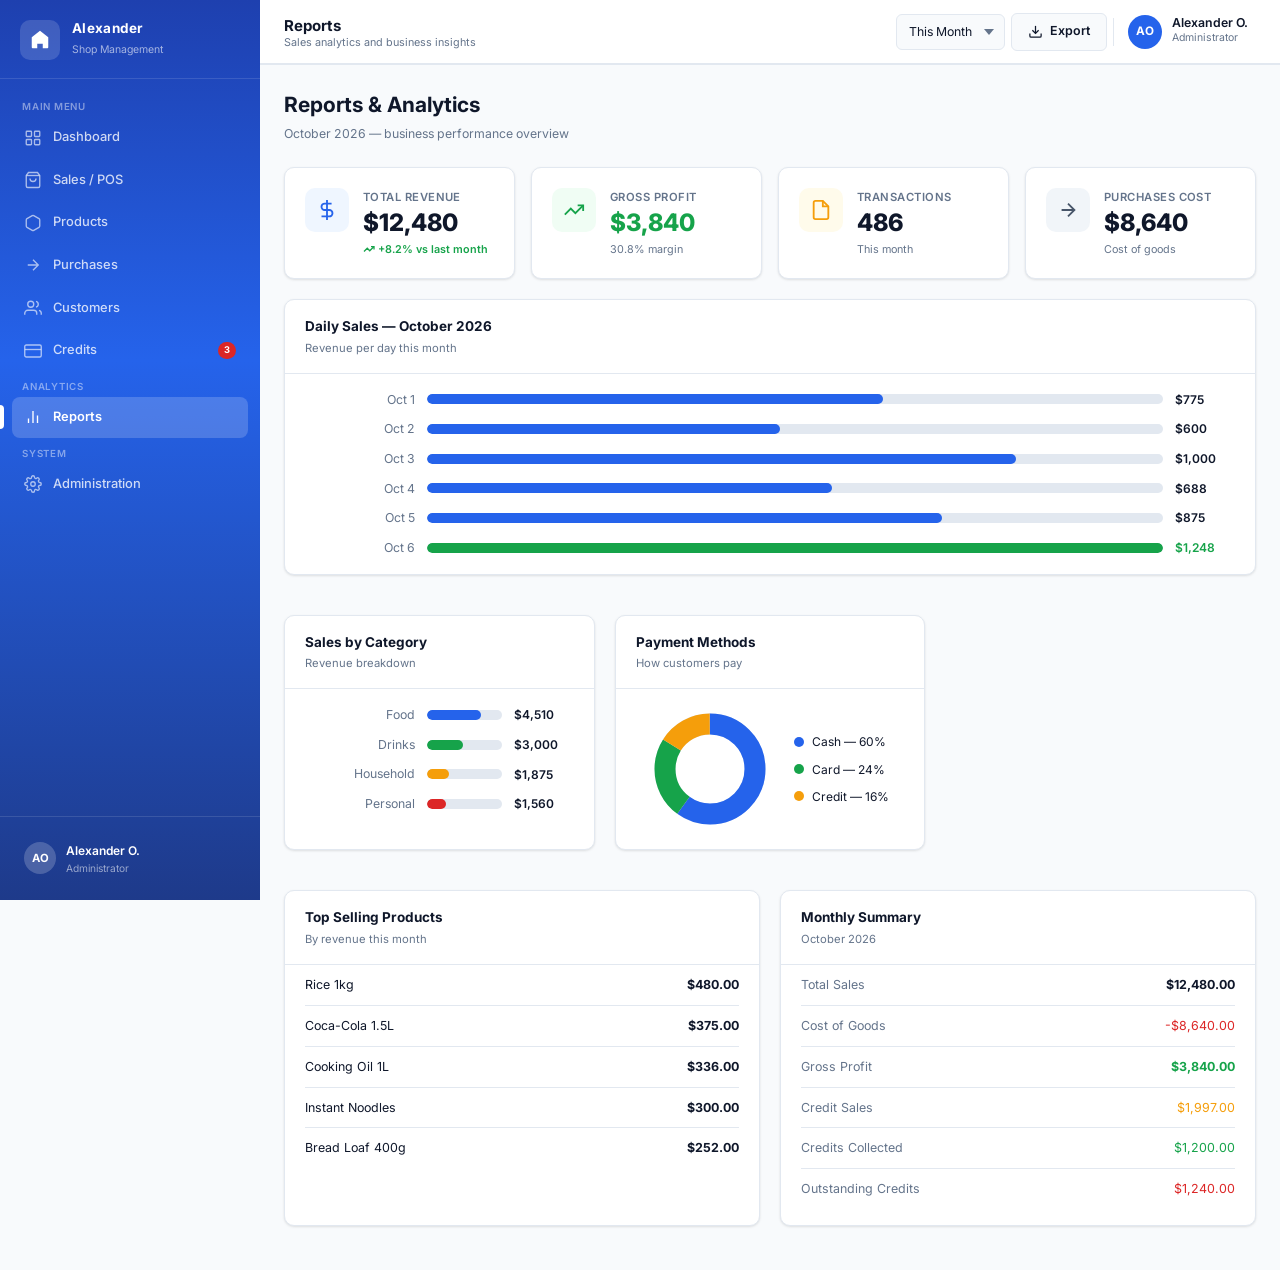
<file: pages/reports.html>
<!DOCTYPE html>
<html lang="en">
<head>
  <meta charset="UTF-8" />
  <meta name="viewport" content="width=device-width, initial-scale=1.0" />
  <title>Alexander Shop — Reports</title>
  <link rel="stylesheet" href="../css/style.css" />
  <style>
    .report-grid { display:grid; grid-template-columns:repeat(auto-fit,minmax(300px,1fr)); gap:20px; margin-bottom:20px; }
    .chart-bar-wrap { display:flex; flex-direction:column; gap:10px; padding:16px 20px; }
    .chart-bar-row { display:flex; align-items:center; gap:12px; font-size:.82rem; }
    .chart-bar-label { width:110px; color:var(--text-muted); flex-shrink:0; text-align:right; }
    .chart-bar-track { flex:1; height:10px; background:var(--border); border-radius:10px; overflow:hidden; }
    .chart-bar-fill { height:100%; border-radius:10px; background:var(--primary); transition:width .4s ease; }
    .chart-bar-val { width:60px; font-weight:600; color:var(--text-main); font-size:.8rem; }
    .donut-wrap { display:flex; align-items:center; justify-content:center; gap:24px; padding:20px; flex-wrap:wrap; }
    .donut-legend { display:flex; flex-direction:column; gap:8px; }
    .donut-legend-item { display:flex; align-items:center; gap:8px; font-size:.8rem; }
    .donut-dot { width:10px; height:10px; border-radius:50%; flex-shrink:0; }
    .summary-row { display:flex; justify-content:space-between; align-items:center; padding:10px 0; border-bottom:1px solid var(--border); font-size:.83rem; }
    .summary-row:last-child { border-bottom:none; }
  </style>
</head>
<body>
<div class="app-shell">

  <aside class="sidebar" id="sidebar">
    <div class="sidebar-brand">
      <div class="brand-icon"><svg xmlns="http://www.w3.org/2000/svg" viewBox="0 0 24 24" fill="#fff"><path d="M3 9h18L12 2 3 9zm0 0v11a1 1 0 001 1h5v-5h6v5h5a1 1 0 001-1V9"/></svg></div>
      <div class="brand-text"><h1>Alexander</h1><span>Shop Management</span></div>
    </div>
    <nav class="sidebar-nav">
      <span class="nav-section-label">Main Menu</span>
      <a href="../index.html" class="nav-item"><svg xmlns="http://www.w3.org/2000/svg" fill="none" viewBox="0 0 24 24" stroke="currentColor" stroke-width="1.8"><rect x="3" y="3" width="7" height="7" rx="1"/><rect x="14" y="3" width="7" height="7" rx="1"/><rect x="3" y="14" width="7" height="7" rx="1"/><rect x="14" y="14" width="7" height="7" rx="1"/></svg>Dashboard</a>
      <a href="pos.html" class="nav-item"><svg xmlns="http://www.w3.org/2000/svg" fill="none" viewBox="0 0 24 24" stroke="currentColor" stroke-width="1.8"><path d="M6 2 3 6v14a2 2 0 002 2h14a2 2 0 002-2V6l-3-4z"/><line x1="3" y1="6" x2="21" y2="6"/><path d="M16 10a4 4 0 01-8 0"/></svg>Sales / POS</a>
      <a href="products.html" class="nav-item"><svg xmlns="http://www.w3.org/2000/svg" fill="none" viewBox="0 0 24 24" stroke="currentColor" stroke-width="1.8"><path d="M21 16V8a2 2 0 00-1-1.73l-7-4a2 2 0 00-2 0l-7 4A2 2 0 003 8v8a2 2 0 001 1.73l7 4a2 2 0 002 0l7-4A2 2 0 0021 16z"/></svg>Products</a>
      <a href="purchases.html" class="nav-item"><svg xmlns="http://www.w3.org/2000/svg" fill="none" viewBox="0 0 24 24" stroke="currentColor" stroke-width="1.8"><path d="M5 12H19M12 5l7 7-7 7"/></svg>Purchases</a>
      <a href="customers.html" class="nav-item"><svg xmlns="http://www.w3.org/2000/svg" fill="none" viewBox="0 0 24 24" stroke="currentColor" stroke-width="1.8"><path d="M17 21v-2a4 4 0 00-4-4H5a4 4 0 00-4 4v2"/><circle cx="9" cy="7" r="4"/><path d="M23 21v-2a4 4 0 00-3-3.87M16 3.13a4 4 0 010 7.75"/></svg>Customers</a>
      <a href="credits.html" class="nav-item"><svg xmlns="http://www.w3.org/2000/svg" fill="none" viewBox="0 0 24 24" stroke="currentColor" stroke-width="1.8"><rect x="1" y="4" width="22" height="16" rx="2" ry="2"/><line x1="1" y1="10" x2="23" y2="10"/></svg>Credits<span class="nav-badge">3</span></a>
      <span class="nav-section-label">Analytics</span>
      <a href="reports.html" class="nav-item active"><svg xmlns="http://www.w3.org/2000/svg" fill="none" viewBox="0 0 24 24" stroke="currentColor" stroke-width="1.8"><line x1="18" y1="20" x2="18" y2="10"/><line x1="12" y1="20" x2="12" y2="4"/><line x1="6" y1="20" x2="6" y2="14"/></svg>Reports</a>
      <span class="nav-section-label">System</span>
      <a href="admin.html" class="nav-item"><svg xmlns="http://www.w3.org/2000/svg" fill="none" viewBox="0 0 24 24" stroke="currentColor" stroke-width="1.8"><circle cx="12" cy="12" r="3"/><path d="M19.4 15a1.65 1.65 0 00.33 1.82l.06.06a2 2 0 010 2.83 2 2 0 01-2.83 0l-.06-.06a1.65 1.65 0 00-1.82-.33 1.65 1.65 0 00-1 1.51V21a2 2 0 01-4 0v-.09A1.65 1.65 0 009 19.4a1.65 1.65 0 00-1.82.33l-.06.06a2 2 0 01-2.83-2.83l.06-.06A1.65 1.65 0 004.68 15a1.65 1.65 0 00-1.51-1H3a2 2 0 010-4h.09A1.65 1.65 0 004.6 9a1.65 1.65 0 00-.33-1.82l-.06-.06a2 2 0 012.83-2.83l.06.06A1.65 1.65 0 009 4.68a1.65 1.65 0 001-1.51V3a2 2 0 014 0v.09a1.65 1.65 0 001 1.51 1.65 1.65 0 001.82-.33l.06-.06a2 2 0 012.83 2.83l-.06.06A1.65 1.65 0 0019.4 9a1.65 1.65 0 001.51 1H21a2 2 0 010 4h-.09a1.65 1.65 0 00-1.51 1z"/></svg>Administration</a>
    </nav>
    <div class="sidebar-footer"><div class="sidebar-user"><div class="user-avatar-sm">AO</div><div class="sidebar-user-info"><div class="name">Alexander O.</div><div class="role">Administrator</div></div></div></div>
  </aside>
  <div class="sidebar-overlay" id="sidebar-overlay"></div>

  <div class="main-content">
    <header class="topbar">
      <button class="topbar-menu-btn" id="topbar-menu-btn"><svg xmlns="http://www.w3.org/2000/svg" fill="none" viewBox="0 0 24 24" stroke="currentColor" stroke-width="2"><line x1="3" y1="6" x2="21" y2="6"/><line x1="3" y1="12" x2="21" y2="12"/><line x1="3" y1="18" x2="21" y2="18"/></svg></button>
      <div class="topbar-title"><h2>Reports</h2><p>Sales analytics and business insights</p></div>
      <div class="topbar-actions">
        <select class="filter-select" id="report-period" style="height:36px;">
          <option value="today">Today</option>
          <option value="week">This Week</option>
          <option value="month" selected>This Month</option>
          <option value="year">This Year</option>
        </select>
        <button class="btn btn-secondary" onclick="showToast('Report exported','success')">
          <svg xmlns="http://www.w3.org/2000/svg" fill="none" viewBox="0 0 24 24" stroke="currentColor" stroke-width="2" width="15" height="15"><path d="M21 15v4a2 2 0 01-2 2H5a2 2 0 01-2-2v-4"/><polyline points="7 10 12 15 17 10"/><line x1="12" y1="15" x2="12" y2="3"/></svg>
          Export
        </button>
        <div class="topbar-divider"></div>
        <div class="topbar-profile" id="profile-btn"><div class="avatar">AO</div><div class="profile-info"><div class="name">Alexander O.</div><div class="role">Administrator</div></div>
          <div class="profile-dropdown" id="profile-dropdown">
            <div class="dropdown-item"><svg xmlns="http://www.w3.org/2000/svg" fill="none" viewBox="0 0 24 24" stroke="currentColor" stroke-width="2" width="15" height="15"><path d="M20 21v-2a4 4 0 00-4-4H8a4 4 0 00-4 4v2"/><circle cx="12" cy="7" r="4"/></svg>My Profile</div>
            <div class="dropdown-separator"></div>
            <div class="dropdown-item danger"><svg xmlns="http://www.w3.org/2000/svg" fill="none" viewBox="0 0 24 24" stroke="currentColor" stroke-width="2" width="15" height="15"><path d="M9 21H5a2 2 0 01-2-2V5a2 2 0 012-2h4"/><polyline points="16 17 21 12 16 7"/><line x1="21" y1="12" x2="9" y2="12"/></svg>Sign Out</div>
          </div>
        </div>
      </div>
    </header>

    <main class="page-content">
      <div class="page-header">
        <div class="page-header-left"><h1>Reports &amp; Analytics</h1><p>October 2026 — business performance overview</p></div>
      </div>

      <!-- KPI Cards -->
      <div class="stat-grid" style="margin-bottom:20px;">
        <div class="stat-card"><div class="stat-icon blue"><svg xmlns="http://www.w3.org/2000/svg" fill="none" viewBox="0 0 24 24" stroke="currentColor" stroke-width="2"><line x1="12" y1="1" x2="12" y2="23"/><path d="M17 5H9.5a3.5 3.5 0 000 7h5a3.5 3.5 0 010 7H6"/></svg></div><div class="stat-body"><div class="label">Total Revenue</div><div class="value">$12,480</div><div class="trend up"><svg xmlns="http://www.w3.org/2000/svg" fill="none" viewBox="0 0 24 24" stroke="currentColor" stroke-width="2.5" width="12" height="12"><polyline points="22 7 13.5 15.5 8.5 10.5 2 17"/><polyline points="16 7 22 7 22 13"/></svg>+8.2% vs last month</div></div></div>
        <div class="stat-card"><div class="stat-icon green"><svg xmlns="http://www.w3.org/2000/svg" fill="none" viewBox="0 0 24 24" stroke="currentColor" stroke-width="2"><polyline points="22 7 13.5 15.5 8.5 10.5 2 17"/><polyline points="16 7 22 7 22 13"/></svg></div><div class="stat-body"><div class="label">Gross Profit</div><div class="value" style="color:var(--success)">$3,840</div><div class="sub">30.8% margin</div></div></div>
        <div class="stat-card"><div class="stat-icon amber"><svg xmlns="http://www.w3.org/2000/svg" fill="none" viewBox="0 0 24 24" stroke="currentColor" stroke-width="2"><path d="M14 2H6a2 2 0 00-2 2v16a2 2 0 002 2h12a2 2 0 002-2V8z"/><polyline points="14 2 14 8 20 8"/></svg></div><div class="stat-body"><div class="label">Transactions</div><div class="value">486</div><div class="sub">This month</div></div></div>
        <div class="stat-card"><div class="stat-icon slate"><svg xmlns="http://www.w3.org/2000/svg" fill="none" viewBox="0 0 24 24" stroke="currentColor" stroke-width="2"><path d="M5 12H19M12 5l7 7-7 7"/></svg></div><div class="stat-body"><div class="label">Purchases Cost</div><div class="value">$8,640</div><div class="sub">Cost of goods</div></div></div>
      </div>

      <!-- Charts Row -->
      <div class="report-grid">

        <!-- Sales by Day -->
        <div class="section-block" style="grid-column:1/-1;">
          <div class="section-header"><div><h3>Daily Sales — October 2026</h3><p>Revenue per day this month</p></div></div>
          <div class="chart-bar-wrap">
            <div class="chart-bar-row"><span class="chart-bar-label">Oct 1</span><div class="chart-bar-track"><div class="chart-bar-fill" style="width:62%"></div></div><span class="chart-bar-val">$775</span></div>
            <div class="chart-bar-row"><span class="chart-bar-label">Oct 2</span><div class="chart-bar-track"><div class="chart-bar-fill" style="width:48%"></div></div><span class="chart-bar-val">$600</span></div>
            <div class="chart-bar-row"><span class="chart-bar-label">Oct 3</span><div class="chart-bar-track"><div class="chart-bar-fill" style="width:80%"></div></div><span class="chart-bar-val">$1,000</span></div>
            <div class="chart-bar-row"><span class="chart-bar-label">Oct 4</span><div class="chart-bar-track"><div class="chart-bar-fill" style="width:55%"></div></div><span class="chart-bar-val">$688</span></div>
            <div class="chart-bar-row"><span class="chart-bar-label">Oct 5</span><div class="chart-bar-track"><div class="chart-bar-fill" style="width:70%"></div></div><span class="chart-bar-val">$875</span></div>
            <div class="chart-bar-row"><span class="chart-bar-label">Oct 6</span><div class="chart-bar-track"><div class="chart-bar-fill" style="width:100%;background:var(--success);"></div></div><span class="chart-bar-val" style="color:var(--success);">$1,248</span></div>
          </div>
        </div>

        <!-- Sales by Category -->
        <div class="section-block">
          <div class="section-header"><div><h3>Sales by Category</h3><p>Revenue breakdown</p></div></div>
          <div class="chart-bar-wrap">
            <div class="chart-bar-row"><span class="chart-bar-label">Food</span><div class="chart-bar-track"><div class="chart-bar-fill" style="width:72%;background:#2563EB;"></div></div><span class="chart-bar-val">$4,510</span></div>
            <div class="chart-bar-row"><span class="chart-bar-label">Drinks</span><div class="chart-bar-track"><div class="chart-bar-fill" style="width:48%;background:#16A34A;"></div></div><span class="chart-bar-val">$3,000</span></div>
            <div class="chart-bar-row"><span class="chart-bar-label">Household</span><div class="chart-bar-track"><div class="chart-bar-fill" style="width:30%;background:#F59E0B;"></div></div><span class="chart-bar-val">$1,875</span></div>
            <div class="chart-bar-row"><span class="chart-bar-label">Personal</span><div class="chart-bar-track"><div class="chart-bar-fill" style="width:25%;background:#DC2626;"></div></div><span class="chart-bar-val">$1,560</span></div>
          </div>
        </div>

        <!-- Payment Methods -->
        <div class="section-block">
          <div class="section-header"><div><h3>Payment Methods</h3><p>How customers pay</p></div></div>
          <div class="donut-wrap">
            <svg viewBox="0 0 80 80" width="120" height="120">
              <circle cx="40" cy="40" r="30" fill="none" stroke="#E2E8F0" stroke-width="14"/>
              <circle cx="40" cy="40" r="30" fill="none" stroke="#2563EB" stroke-width="14" stroke-dasharray="113 75" stroke-dashoffset="0" transform="rotate(-90 40 40)"/>
              <circle cx="40" cy="40" r="30" fill="none" stroke="#16A34A" stroke-width="14" stroke-dasharray="45 143" stroke-dashoffset="-113" transform="rotate(-90 40 40)"/>
              <circle cx="40" cy="40" r="30" fill="none" stroke="#F59E0B" stroke-width="14" stroke-dasharray="30 158" stroke-dashoffset="-158" transform="rotate(-90 40 40)"/>
            </svg>
            <div class="donut-legend">
              <div class="donut-legend-item"><div class="donut-dot" style="background:#2563EB;"></div><span>Cash — 60%</span></div>
              <div class="donut-legend-item"><div class="donut-dot" style="background:#16A34A;"></div><span>Card — 24%</span></div>
              <div class="donut-legend-item"><div class="donut-dot" style="background:#F59E0B;"></div><span>Credit — 16%</span></div>
            </div>
          </div>
        </div>

      </div>

      <!-- Two column bottom -->
      <div style="display:grid;grid-template-columns:repeat(auto-fit,minmax(300px,1fr));gap:20px;">

        <!-- Top Products -->
        <div class="section-block">
          <div class="section-header"><div><h3>Top Selling Products</h3><p>By revenue this month</p></div></div>
          <div class="section-body" style="padding:0 20px 16px;">
            <div class="summary-row"><span>Rice 1kg</span><strong>$480.00</strong></div>
            <div class="summary-row"><span>Coca-Cola 1.5L</span><strong>$375.00</strong></div>
            <div class="summary-row"><span>Cooking Oil 1L</span><strong>$336.00</strong></div>
            <div class="summary-row"><span>Instant Noodles</span><strong>$300.00</strong></div>
            <div class="summary-row"><span>Bread Loaf 400g</span><strong>$252.00</strong></div>
          </div>
        </div>

        <!-- Monthly Summary -->
        <div class="section-block">
          <div class="section-header"><div><h3>Monthly Summary</h3><p>October 2026</p></div></div>
          <div class="section-body" style="padding:0 20px 16px;">
            <div class="summary-row"><span class="text-muted">Total Sales</span><strong>$12,480.00</strong></div>
            <div class="summary-row"><span class="text-muted">Cost of Goods</span><span style="color:var(--danger);">-$8,640.00</span></div>
            <div class="summary-row"><span class="text-muted">Gross Profit</span><strong style="color:var(--success);">$3,840.00</strong></div>
            <div class="summary-row"><span class="text-muted">Credit Sales</span><span style="color:var(--warning);">$1,997.00</span></div>
            <div class="summary-row"><span class="text-muted">Credits Collected</span><span style="color:var(--success);">$1,200.00</span></div>
            <div class="summary-row"><span class="text-muted">Outstanding Credits</span><span style="color:var(--danger);">$1,240.00</span></div>
          </div>
        </div>

      </div>
    </main>
  </div>
</div>

<div id="toast-container"></div>
<script src="../js/app.js"></script>
</body>
</html>
</file>
<file: css/style.css>
/* ============================================================
   ALEXANDER SHOP MANAGEMENT SYSTEM — GLOBAL STYLES
   ============================================================ */

/* ---------- Google Font Import ---------- */
@import url('https://fonts.googleapis.com/css2?family=Inter:wght@300;400;500;600;700;800&display=swap');

/* ---------- CSS Variables ---------- */
:root {
  --primary:        #2563EB;
  --primary-dark:   #1D4ED8;
  --primary-light:  #EFF6FF;
  --secondary:      #475569;
  --bg:             #F8FAFC;
  --card:           #FFFFFF;
  --text-main:      #0F172A;
  --text-muted:     #64748B;
  --success:        #16A34A;
  --success-light:  #F0FDF4;
  --warning:        #F59E0B;
  --warning-light:  #FFFBEB;
  --danger:         #DC2626;
  --danger-light:   #FEF2F2;
  --border:         #E2E8F0;
  --sidebar-w:      260px;
  --topbar-h:       64px;
  --radius:         10px;
  --radius-sm:      6px;
  --shadow:         0 1px 3px rgba(0,0,0,.08), 0 1px 2px rgba(0,0,0,.04);
  --shadow-md:      0 4px 12px rgba(0,0,0,.08);
  --transition:     0.18s ease;
}

/* ---------- Reset & Base ---------- */
*, *::before, *::after { box-sizing: border-box; margin: 0; padding: 0; }

html { font-size: 15px; scroll-behavior: smooth; }

body {
  font-family: 'Inter', -apple-system, BlinkMacSystemFont, sans-serif;
  background: var(--bg);
  color: var(--text-main);
  line-height: 1.6;
  min-height: 100vh;
}

a { text-decoration: none; color: inherit; }
ul { list-style: none; }
img { max-width: 100%; display: block; }
button { cursor: pointer; font-family: inherit; }
input, select, textarea { font-family: inherit; }

/* ---------- Layout Shell ---------- */
.app-shell {
  display: flex;
  min-height: 100vh;
}

/* ============================================================
   SIDEBAR
   ============================================================ */
.sidebar {
  width: var(--sidebar-w);
  background: var(--primary);
  background: linear-gradient(180deg, #1e40af 0%, #2563EB 40%, #1e3a8a 100%);
  min-height: 100vh;
  display: flex;
  flex-direction: column;
  position: fixed;
  left: 0; top: 0; bottom: 0;
  z-index: 200;
  transition: transform var(--transition);
  overflow-y: auto;
  overflow-x: hidden;
}

/* Scrollbar for sidebar */
.sidebar::-webkit-scrollbar { width: 4px; }
.sidebar::-webkit-scrollbar-thumb { background: rgba(255,255,255,.2); border-radius: 4px; }

/* Logo / Brand */
.sidebar-brand {
  display: flex;
  align-items: center;
  gap: 12px;
  padding: 20px 20px 18px;
  border-bottom: 1px solid rgba(255,255,255,.12);
}

.brand-icon {
  width: 40px; height: 40px;
  background: rgba(255,255,255,.15);
  border-radius: 10px;
  display: flex; align-items: center; justify-content: center;
  flex-shrink: 0;
}

.brand-icon svg { width: 22px; height: 22px; fill: #fff; }

.brand-text h1 {
  font-size: .9rem;
  font-weight: 700;
  color: #fff;
  letter-spacing: .3px;
  line-height: 1.2;
}

.brand-text span {
  font-size: .7rem;
  color: rgba(255,255,255,.6);
  font-weight: 400;
}

/* Nav */
.sidebar-nav {
  flex: 1;
  padding: 14px 12px;
}

.nav-section-label {
  font-size: .65rem;
  font-weight: 600;
  color: rgba(255,255,255,.45);
  letter-spacing: .08em;
  text-transform: uppercase;
  padding: 14px 10px 6px;
}

.nav-item {
  display: flex;
  align-items: center;
  gap: 11px;
  padding: 10px 12px;
  border-radius: 8px;
  color: rgba(255,255,255,.78);
  font-size: .86rem;
  font-weight: 500;
  transition: background var(--transition), color var(--transition);
  cursor: pointer;
  position: relative;
  margin-bottom: 2px;
}

.nav-item:hover {
  background: rgba(255,255,255,.12);
  color: #fff;
}

.nav-item.active {
  background: rgba(255,255,255,.18);
  color: #fff;
  font-weight: 600;
}

.nav-item.active::before {
  content: '';
  position: absolute;
  left: -12px;
  top: 50%; transform: translateY(-50%);
  width: 4px; height: 24px;
  background: #fff;
  border-radius: 0 4px 4px 0;
}

.nav-item svg {
  width: 18px; height: 18px;
  opacity: .8;
  flex-shrink: 0;
}

.nav-item.active svg, .nav-item:hover svg { opacity: 1; }

.nav-badge {
  margin-left: auto;
  background: var(--danger);
  color: #fff;
  font-size: .62rem;
  font-weight: 700;
  padding: 1px 6px;
  border-radius: 10px;
  min-width: 18px;
  text-align: center;
}

/* Sidebar Footer */
.sidebar-footer {
  padding: 14px 12px;
  border-top: 1px solid rgba(255,255,255,.12);
}

.sidebar-user {
  display: flex;
  align-items: center;
  gap: 10px;
  padding: 10px 12px;
  border-radius: 8px;
  cursor: pointer;
  transition: background var(--transition);
}

.sidebar-user:hover { background: rgba(255,255,255,.1); }

.user-avatar-sm {
  width: 32px; height: 32px;
  background: rgba(255,255,255,.2);
  border-radius: 50%;
  display: flex; align-items: center; justify-content: center;
  font-size: .75rem;
  font-weight: 700;
  color: #fff;
  flex-shrink: 0;
}

.sidebar-user-info { flex: 1; min-width: 0; }
.sidebar-user-info .name { font-size: .8rem; font-weight: 600; color: #fff; white-space: nowrap; overflow: hidden; text-overflow: ellipsis; }
.sidebar-user-info .role { font-size: .68rem; color: rgba(255,255,255,.55); }

/* ============================================================
   MAIN CONTENT AREA
   ============================================================ */
.main-content {
  margin-left: var(--sidebar-w);
  flex: 1;
  display: flex;
  flex-direction: column;
  min-height: 100vh;
  min-width: 0;
}

/* ============================================================
   TOP BAR
   ============================================================ */
.topbar {
  height: var(--topbar-h);
  background: var(--card);
  border-bottom: 1px solid var(--border);
  display: flex;
  align-items: center;
  padding: 0 24px;
  gap: 16px;
  position: sticky;
  top: 0;
  z-index: 100;
  box-shadow: 0 1px 0 var(--border);
}

.topbar-menu-btn {
  display: none;
  width: 36px; height: 36px;
  border: none;
  background: none;
  border-radius: var(--radius-sm);
  align-items: center;
  justify-content: center;
  color: var(--text-muted);
  transition: background var(--transition), color var(--transition);
}

.topbar-menu-btn:hover { background: var(--bg); color: var(--text-main); }
.topbar-menu-btn svg { width: 20px; height: 20px; }

.topbar-title {
  flex: 1;
  min-width: 0;
}

.topbar-title h2 {
  font-size: 1rem;
  font-weight: 700;
  color: var(--text-main);
  white-space: nowrap;
  overflow: hidden;
  text-overflow: ellipsis;
}

.topbar-title p {
  font-size: .72rem;
  color: var(--text-muted);
  line-height: 1;
}

.topbar-search {
  position: relative;
  flex-shrink: 0;
}

.topbar-search input {
  height: 36px;
  padding: 0 12px 0 36px;
  border: 1px solid var(--border);
  border-radius: 8px;
  font-size: .82rem;
  color: var(--text-main);
  background: var(--bg);
  width: 220px;
  transition: border-color var(--transition), box-shadow var(--transition);
  outline: none;
}

.topbar-search input:focus {
  border-color: var(--primary);
  box-shadow: 0 0 0 3px rgba(37,99,235,.1);
}

.topbar-search .search-icon {
  position: absolute;
  left: 10px; top: 50%; transform: translateY(-50%);
  width: 16px; height: 16px;
  color: var(--text-muted);
  pointer-events: none;
}

.topbar-actions {
  display: flex;
  align-items: center;
  gap: 6px;
}

.icon-btn {
  width: 36px; height: 36px;
  border: none;
  background: none;
  border-radius: 8px;
  display: flex; align-items: center; justify-content: center;
  color: var(--text-muted);
  transition: background var(--transition), color var(--transition);
  position: relative;
}

.icon-btn:hover { background: var(--bg); color: var(--text-main); }
.icon-btn svg { width: 18px; height: 18px; }

.notif-dot {
  position: absolute;
  top: 7px; right: 7px;
  width: 7px; height: 7px;
  background: var(--danger);
  border-radius: 50%;
  border: 2px solid var(--card);
}

.topbar-divider {
  width: 1px; height: 28px;
  background: var(--border);
  flex-shrink: 0;
}

.topbar-profile {
  display: flex;
  align-items: center;
  gap: 10px;
  cursor: pointer;
  padding: 4px 8px;
  border-radius: 8px;
  transition: background var(--transition);
  position: relative;
}

.topbar-profile:hover { background: var(--bg); }

.avatar {
  width: 34px; height: 34px;
  background: var(--primary);
  border-radius: 50%;
  display: flex; align-items: center; justify-content: center;
  font-size: .78rem;
  font-weight: 700;
  color: #fff;
  flex-shrink: 0;
}

.profile-info .name { font-size: .82rem; font-weight: 600; color: var(--text-main); line-height: 1.2; }
.profile-info .role { font-size: .7rem; color: var(--text-muted); }

/* Dropdown */
.profile-dropdown {
  position: absolute;
  top: calc(100% + 8px);
  right: 0;
  background: var(--card);
  border: 1px solid var(--border);
  border-radius: var(--radius);
  box-shadow: var(--shadow-md);
  min-width: 180px;
  z-index: 300;
  display: none;
  overflow: hidden;
}

.profile-dropdown.open { display: block; }

.dropdown-item {
  display: flex;
  align-items: center;
  gap: 10px;
  padding: 10px 14px;
  font-size: .82rem;
  color: var(--text-main);
  transition: background var(--transition);
  cursor: pointer;
}

.dropdown-item:hover { background: var(--bg); }
.dropdown-item svg { width: 15px; height: 15px; color: var(--text-muted); }
.dropdown-item.danger { color: var(--danger); }
.dropdown-item.danger svg { color: var(--danger); }
.dropdown-separator { height: 1px; background: var(--border); }

/* ============================================================
   PAGE CONTENT
   ============================================================ */
.page-content {
  flex: 1;
  padding: 24px;
  overflow-x: hidden;
}

.page-header {
  display: flex;
  align-items: flex-start;
  justify-content: space-between;
  gap: 16px;
  margin-bottom: 24px;
  flex-wrap: wrap;
}

.page-header-left h1 {
  font-size: 1.4rem;
  font-weight: 700;
  color: var(--text-main);
}

.page-header-left p {
  font-size: .82rem;
  color: var(--text-muted);
  margin-top: 2px;
}

.page-header-actions {
  display: flex;
  gap: 10px;
  flex-wrap: wrap;
  align-items: center;
}

/* ============================================================
   CARDS
   ============================================================ */
.card {
  background: var(--card);
  border: 1px solid var(--border);
  border-radius: var(--radius);
  box-shadow: var(--shadow);
}

/* Stat Cards */
.stat-grid {
  display: grid;
  grid-template-columns: repeat(auto-fit, minmax(210px, 1fr));
  gap: 16px;
  margin-bottom: 24px;
}

.stat-card {
  background: var(--card);
  border: 1px solid var(--border);
  border-radius: var(--radius);
  padding: 20px;
  box-shadow: var(--shadow);
  display: flex;
  align-items: flex-start;
  gap: 14px;
  transition: box-shadow var(--transition), transform var(--transition);
  cursor: default;
}

.stat-card:hover {
  box-shadow: var(--shadow-md);
  transform: translateY(-1px);
}

.stat-icon {
  width: 44px; height: 44px;
  border-radius: 10px;
  display: flex; align-items: center; justify-content: center;
  flex-shrink: 0;
}

.stat-icon svg { width: 22px; height: 22px; }

.stat-icon.blue   { background: var(--primary-light); color: var(--primary); }
.stat-icon.green  { background: var(--success-light); color: var(--success); }
.stat-icon.amber  { background: var(--warning-light); color: var(--warning); }
.stat-icon.red    { background: var(--danger-light);  color: var(--danger);  }
.stat-icon.slate  { background: #F1F5F9; color: var(--secondary); }

.stat-body { flex: 1; min-width: 0; }

.stat-body .label {
  font-size: .75rem;
  font-weight: 600;
  color: var(--text-muted);
  text-transform: uppercase;
  letter-spacing: .04em;
  margin-bottom: 4px;
}

.stat-body .value {
  font-size: 1.6rem;
  font-weight: 800;
  color: var(--text-main);
  line-height: 1.1;
}

.stat-body .sub {
  font-size: .72rem;
  color: var(--text-muted);
  margin-top: 4px;
}

.stat-body .trend {
  font-size: .72rem;
  font-weight: 600;
  margin-top: 4px;
  display: flex;
  align-items: center;
  gap: 3px;
}

.trend.up   { color: var(--success); }
.trend.down { color: var(--danger); }

/* ============================================================
   BUTTONS
   ============================================================ */
.btn {
  display: inline-flex;
  align-items: center;
  gap: 7px;
  padding: 0 16px;
  height: 38px;
  font-size: .83rem;
  font-weight: 600;
  border-radius: var(--radius-sm);
  border: none;
  cursor: pointer;
  transition: background var(--transition), box-shadow var(--transition), transform var(--transition), opacity var(--transition);
  white-space: nowrap;
  line-height: 1;
}

.btn svg { width: 15px; height: 15px; flex-shrink: 0; }

.btn:hover { transform: translateY(-1px); }
.btn:active { transform: translateY(0); }
.btn:disabled { opacity: .55; pointer-events: none; }

.btn-primary   { background: var(--primary); color: #fff; }
.btn-primary:hover { background: var(--primary-dark); box-shadow: 0 4px 10px rgba(37,99,235,.25); }

.btn-success   { background: var(--success); color: #fff; }
.btn-success:hover { background: #15803d; box-shadow: 0 4px 10px rgba(22,163,74,.25); }

.btn-danger    { background: var(--danger); color: #fff; }
.btn-danger:hover { background: #b91c1c; box-shadow: 0 4px 10px rgba(220,38,38,.2); }

.btn-warning   { background: var(--warning); color: #fff; }
.btn-warning:hover { background: #d97706; }

.btn-secondary { background: var(--bg); color: var(--text-main); border: 1px solid var(--border); }
.btn-secondary:hover { background: #F1F5F9; box-shadow: var(--shadow); }

.btn-ghost     { background: none; color: var(--primary); }
.btn-ghost:hover { background: var(--primary-light); }

.btn-sm { height: 30px; padding: 0 12px; font-size: .76rem; }
.btn-sm svg { width: 13px; height: 13px; }

.btn-lg { height: 46px; padding: 0 24px; font-size: .9rem; }
.btn-lg svg { width: 18px; height: 18px; }

/* ============================================================
   TABLES
   ============================================================ */
.table-wrap {
  overflow-x: auto;
  border-radius: var(--radius);
  border: 1px solid var(--border);
  background: var(--card);
  box-shadow: var(--shadow);
}

table {
  width: 100%;
  border-collapse: collapse;
  font-size: .83rem;
}

thead th {
  background: var(--bg);
  color: var(--text-muted);
  font-weight: 600;
  font-size: .75rem;
  text-transform: uppercase;
  letter-spacing: .05em;
  padding: 12px 16px;
  text-align: left;
  border-bottom: 1px solid var(--border);
  white-space: nowrap;
}

tbody tr {
  border-bottom: 1px solid var(--border);
  transition: background var(--transition);
}

tbody tr:last-child { border-bottom: none; }
tbody tr:hover { background: #FAFBFD; }

tbody td {
  padding: 13px 16px;
  color: var(--text-main);
  vertical-align: middle;
}

.td-muted { color: var(--text-muted); }
.td-mono  { font-family: 'Courier New', monospace; font-size: .8rem; }

/* Badges */
.badge {
  display: inline-flex;
  align-items: center;
  gap: 4px;
  padding: 3px 10px;
  border-radius: 20px;
  font-size: .7rem;
  font-weight: 700;
  letter-spacing: .02em;
  white-space: nowrap;
}

.badge-dot {
  width: 6px; height: 6px;
  border-radius: 50%;
  flex-shrink: 0;
}

.badge-success { background: var(--success-light); color: var(--success); }
.badge-success .badge-dot { background: var(--success); }

.badge-warning { background: var(--warning-light); color: #92400e; }
.badge-warning .badge-dot { background: var(--warning); }

.badge-danger  { background: var(--danger-light);  color: var(--danger); }
.badge-danger .badge-dot { background: var(--danger); }

.badge-secondary { background: #F1F5F9; color: var(--secondary); }
.badge-secondary .badge-dot { background: var(--secondary); }

.badge-primary { background: var(--primary-light); color: var(--primary); }
.badge-primary .badge-dot { background: var(--primary); }

/* Table toolbar */
.table-toolbar {
  display: flex;
  align-items: center;
  justify-content: space-between;
  gap: 12px;
  padding: 16px 16px 0;
  flex-wrap: wrap;
}

.table-toolbar-left, .table-toolbar-right {
  display: flex;
  align-items: center;
  gap: 10px;
  flex-wrap: wrap;
}

.table-title {
  font-size: .9rem;
  font-weight: 700;
  color: var(--text-main);
}

.search-box {
  position: relative;
}

.search-box input {
  height: 36px;
  padding: 0 12px 0 34px;
  border: 1px solid var(--border);
  border-radius: var(--radius-sm);
  font-size: .82rem;
  color: var(--text-main);
  background: var(--bg);
  width: 200px;
  outline: none;
  transition: border-color var(--transition), box-shadow var(--transition);
}

.search-box input:focus {
  border-color: var(--primary);
  box-shadow: 0 0 0 3px rgba(37,99,235,.08);
}

.search-box .search-icon {
  position: absolute;
  left: 9px; top: 50%; transform: translateY(-50%);
  width: 15px; height: 15px;
  color: var(--text-muted);
  pointer-events: none;
}

select.filter-select {
  height: 36px;
  padding: 0 32px 0 12px;
  border: 1px solid var(--border);
  border-radius: var(--radius-sm);
  font-size: .82rem;
  color: var(--text-main);
  background: var(--bg) url("data:image/svg+xml,%3Csvg xmlns='http://www.w3.org/2000/svg' width='10' height='6'%3E%3Cpath d='M0 0l5 6 5-6z' fill='%2364748B'/%3E%3C/svg%3E") no-repeat right 10px center;
  appearance: none;
  outline: none;
  cursor: pointer;
  transition: border-color var(--transition);
}

select.filter-select:focus { border-color: var(--primary); }

/* Pagination */
.pagination {
  display: flex;
  align-items: center;
  justify-content: space-between;
  padding: 12px 16px;
  border-top: 1px solid var(--border);
  flex-wrap: wrap;
  gap: 8px;
}

.pagination-info {
  font-size: .78rem;
  color: var(--text-muted);
}

.pagination-btns {
  display: flex;
  gap: 4px;
}

.page-btn {
  width: 30px; height: 30px;
  border: 1px solid var(--border);
  background: var(--card);
  border-radius: var(--radius-sm);
  font-size: .78rem;
  font-weight: 600;
  color: var(--text-muted);
  display: flex; align-items: center; justify-content: center;
  cursor: pointer;
  transition: background var(--transition), color var(--transition), border-color var(--transition);
}

.page-btn:hover { background: var(--bg); color: var(--primary); border-color: var(--primary); }
.page-btn.active { background: var(--primary); color: #fff; border-color: var(--primary); }
.page-btn:disabled { opacity: .4; pointer-events: none; }

/* ============================================================
   FORMS
   ============================================================ */
.form-group { margin-bottom: 16px; }

.form-label {
  display: block;
  font-size: .78rem;
  font-weight: 600;
  color: var(--text-main);
  margin-bottom: 5px;
}

.form-label .required { color: var(--danger); margin-left: 2px; }

.form-control {
  width: 100%;
  height: 40px;
  padding: 0 12px;
  border: 1px solid var(--border);
  border-radius: var(--radius-sm);
  font-size: .83rem;
  color: var(--text-main);
  background: var(--card);
  outline: none;
  transition: border-color var(--transition), box-shadow var(--transition);
}

.form-control:focus {
  border-color: var(--primary);
  box-shadow: 0 0 0 3px rgba(37,99,235,.1);
}

.form-control::placeholder { color: #CBD5E1; }

textarea.form-control {
  height: auto;
  padding: 10px 12px;
  resize: vertical;
  min-height: 80px;
}

.form-control.error { border-color: var(--danger); }
.form-hint { font-size: .72rem; color: var(--text-muted); margin-top: 4px; }
.form-error { font-size: .72rem; color: var(--danger); margin-top: 4px; }

.form-row {
  display: grid;
  grid-template-columns: 1fr 1fr;
  gap: 16px;
}

.form-row-3 {
  display: grid;
  grid-template-columns: 1fr 1fr 1fr;
  gap: 16px;
}

/* ============================================================
   MODAL
   ============================================================ */
.modal-overlay {
  position: fixed;
  inset: 0;
  background: rgba(15,23,42,.4);
  backdrop-filter: blur(2px);
  z-index: 500;
  display: flex;
  align-items: center;
  justify-content: center;
  padding: 20px;
  opacity: 0;
  pointer-events: none;
  transition: opacity .2s ease;
}

.modal-overlay.open {
  opacity: 1;
  pointer-events: all;
}

.modal {
  background: var(--card);
  border-radius: 14px;
  box-shadow: 0 20px 60px rgba(0,0,0,.15);
  width: 100%;
  max-width: 520px;
  max-height: 90vh;
  overflow-y: auto;
  transform: translateY(12px) scale(.98);
  transition: transform .2s ease;
}

.modal-overlay.open .modal { transform: translateY(0) scale(1); }

.modal-lg { max-width: 720px; }
.modal-sm { max-width: 380px; }

.modal-header {
  display: flex;
  align-items: center;
  justify-content: space-between;
  padding: 20px 24px 16px;
  border-bottom: 1px solid var(--border);
}

.modal-header h3 { font-size: 1rem; font-weight: 700; }
.modal-close {
  width: 30px; height: 30px;
  border: none; background: none;
  border-radius: 6px;
  display: flex; align-items: center; justify-content: center;
  color: var(--text-muted);
  transition: background var(--transition);
  cursor: pointer;
}
.modal-close:hover { background: var(--bg); color: var(--text-main); }
.modal-close svg { width: 16px; height: 16px; }

.modal-body { padding: 20px 24px; }

.modal-footer {
  display: flex;
  justify-content: flex-end;
  gap: 10px;
  padding: 14px 24px 20px;
  border-top: 1px solid var(--border);
}

/* ============================================================
   SECTIONS / CONTAINERS
   ============================================================ */
.section-block {
  background: var(--card);
  border: 1px solid var(--border);
  border-radius: var(--radius);
  box-shadow: var(--shadow);
  margin-bottom: 20px;
}

.section-header {
  display: flex;
  align-items: center;
  justify-content: space-between;
  padding: 16px 20px;
  border-bottom: 1px solid var(--border);
}

.section-header h3 { font-size: .9rem; font-weight: 700; color: var(--text-main); }
.section-header p { font-size: .75rem; color: var(--text-muted); margin-top: 1px; }

.section-body { padding: 20px; }

/* ============================================================
   UTILITIES
   ============================================================ */
.flex        { display: flex; }
.flex-col    { flex-direction: column; }
.items-center{ align-items: center; }
.justify-between { justify-content: space-between; }
.gap-2       { gap: 8px; }
.gap-3       { gap: 12px; }
.gap-4       { gap: 16px; }
.mt-1        { margin-top: 4px; }
.mt-2        { margin-top: 8px; }
.mt-3        { margin-top: 12px; }
.mt-4        { margin-top: 16px; }
.mb-4        { margin-bottom: 16px; }
.text-center { text-align: center; }
.text-right  { text-align: right; }
.font-bold   { font-weight: 700; }
.font-medium { font-weight: 500; }
.text-sm     { font-size: .78rem; }
.text-muted  { color: var(--text-muted); }
.text-success{ color: var(--success); }
.text-danger { color: var(--danger); }
.text-warning{ color: var(--warning); }
.text-primary{ color: var(--primary); }
.w-full      { width: 100%; }
.hidden      { display: none; }

/* ============================================================
   OVERLAY SIDEBAR ON MOBILE
   ============================================================ */
.sidebar-overlay {
  display: none;
  position: fixed;
  inset: 0;
  background: rgba(15,23,42,.5);
  z-index: 190;
}

/* ============================================================
   TOAST NOTIFICATIONS
   ============================================================ */
#toast-container {
  position: fixed;
  bottom: 24px;
  right: 24px;
  z-index: 9999;
  display: flex;
  flex-direction: column;
  gap: 10px;
}

.toast {
  display: flex;
  align-items: center;
  gap: 10px;
  padding: 12px 16px;
  background: var(--text-main);
  color: #fff;
  border-radius: var(--radius);
  box-shadow: var(--shadow-md);
  font-size: .83rem;
  font-weight: 500;
  min-width: 260px;
  max-width: 360px;
  animation: toastIn .25s ease;
}

.toast.success { background: var(--success); }
.toast.warning { background: #B45309; }
.toast.danger  { background: var(--danger); }

.toast svg { width: 16px; height: 16px; flex-shrink: 0; }

@keyframes toastIn {
  from { opacity: 0; transform: translateX(20px); }
  to   { opacity: 1; transform: translateX(0); }
}

/* ============================================================
   EMPTY STATE
   ============================================================ */
.empty-state {
  display: flex;
  flex-direction: column;
  align-items: center;
  justify-content: center;
  padding: 48px 24px;
  text-align: center;
  color: var(--text-muted);
}

.empty-state svg {
  width: 48px; height: 48px;
  opacity: .3;
  margin-bottom: 12px;
}

.empty-state h4 { font-size: .9rem; font-weight: 600; color: var(--text-main); margin-bottom: 4px; }
.empty-state p  { font-size: .8rem; }

/* ============================================================
   RESPONSIVE
   ============================================================ */
@media (max-width: 1024px) {
  :root { --sidebar-w: 240px; }
  .topbar-search input { width: 180px; }
}

@media (max-width: 768px) {
  .sidebar {
    transform: translateX(-100%);
  }

  .sidebar.open {
    transform: translateX(0);
  }

  .sidebar-overlay.open { display: block; }

  .topbar-menu-btn { display: flex; }

  .main-content { margin-left: 0; }

  .page-content { padding: 16px; }

  .topbar-search { display: none; }

  .stat-grid { grid-template-columns: repeat(2, 1fr); gap: 12px; }

  .profile-info { display: none; }

  .page-header { margin-bottom: 16px; }

  .form-row, .form-row-3 { grid-template-columns: 1fr; }
}

@media (max-width: 480px) {
  .stat-grid { grid-template-columns: 1fr; }
  .page-header { flex-direction: column; align-items: stretch; }
  .page-header-actions { justify-content: flex-start; }
  .topbar { padding: 0 14px; }
  .page-content { padding: 12px; }
}
</file>
<file: css/dashboard.css>
/* ============================================================
   DASHBOARD — specific styles
   ============================================================ */

/* Two-column layout */
.dash-grid {
  display: grid;
  grid-template-columns: 1fr 380px;
  gap: 20px;
  align-items: start;
}

/* Low stock list */
.low-stock-list, .credit-list {
  display: flex;
  flex-direction: column;
}

.stock-item, .credit-item {
  display: flex;
  align-items: center;
  justify-content: space-between;
  padding: 12px 20px;
  border-bottom: 1px solid var(--border);
  gap: 12px;
  transition: background var(--transition);
}

.stock-item:last-child, .credit-item:last-child { border-bottom: none; }
.stock-item:hover, .credit-item:hover { background: var(--bg); }

.stock-item-name, .credit-name {
  font-size: .83rem;
  font-weight: 600;
  color: var(--text-main);
}

.credit-amount {
  display: flex;
  flex-direction: column;
  align-items: flex-end;
  gap: 4px;
}

.credit-amount .amount {
  font-size: .9rem;
}

/* Weekly chart placeholder */
.chart-placeholder {
  height: 180px;
  background: var(--bg);
  border-radius: var(--radius-sm);
  display: flex;
  align-items: flex-end;
  justify-content: space-between;
  gap: 8px;
  padding: 16px;
}

.chart-bar-wrap {
  display: flex;
  flex-direction: column;
  align-items: center;
  gap: 6px;
  flex: 1;
}

.chart-bar {
  width: 100%;
  background: var(--primary-light);
  border-radius: 4px 4px 0 0;
  transition: background var(--transition);
  min-height: 8px;
}

.chart-bar.today { background: var(--primary); }

.chart-bar-wrap:hover .chart-bar { background: var(--primary); }

.chart-label {
  font-size: .65rem;
  font-weight: 600;
  color: var(--text-muted);
}

@media (max-width: 1100px) {
  .dash-grid {
    grid-template-columns: 1fr;
  }
}
</file>
<file: css/credits.css>
/* ============================================================
   CREDITS PAGE STYLES
   ============================================================ */

.credits-grid {
  display: grid;
  grid-template-columns: repeat(auto-fill, minmax(300px, 1fr));
  gap: 14px;
}

.credit-card-item {
  background: var(--card);
  border: 1px solid var(--border);
  border-radius: var(--radius);
  padding: 16px;
  display: flex;
  flex-direction: column;
  gap: 14px;
  border-left-width: 4px;
  transition: box-shadow var(--transition);
}

.credit-card-item:hover { box-shadow: var(--shadow-md); }

.danger-border  { border-left-color: var(--danger); }
.warning-border { border-left-color: var(--warning); }
.success-border { border-left-color: var(--success); }

.credit-card-header {
  display: flex;
  align-items: center;
  justify-content: space-between;
}

.credit-avatar {
  width: 38px; height: 38px;
  border-radius: 50%;
  display: flex; align-items: center; justify-content: center;
  font-size: .75rem;
  font-weight: 800;
  flex-shrink: 0;
}

.credit-avatar.danger  { background: var(--danger-light); color: var(--danger); }
.credit-avatar.warning { background: var(--warning-light); color: #92400e; }
.credit-avatar.success { background: var(--success-light); color: var(--success); }
.credit-avatar.blue    { background: var(--primary-light); color: var(--primary); }

.credit-card-name {
  font-size: .87rem;
  font-weight: 700;
  color: var(--text-main);
}

.credit-amounts {
  display: flex;
  flex-direction: column;
  gap: 6px;
  background: var(--bg);
  border-radius: var(--radius-sm);
  padding: 12px;
}

.credit-amount-row {
  display: flex;
  justify-content: space-between;
  font-size: .8rem;
  color: var(--text-muted);
}

.credit-amount-row.highlight {
  padding-top: 8px;
  margin-top: 4px;
  border-top: 1px dashed var(--border);
  font-weight: 600;
  color: var(--text-main);
  font-size: .85rem;
}

.balance-big {
  font-size: 1.05rem;
  font-weight: 800;
}

.balance-big.danger  { color: var(--danger); }
.balance-big.warning { color: var(--warning); }
.balance-big.success { color: var(--success); }

/* Progress bar */
.credit-progress {
  display: flex;
  align-items: center;
  gap: 10px;
}

.progress-bar {
  flex: 1;
  height: 6px;
  background: var(--border);
  border-radius: 10px;
  overflow: hidden;
}

.progress-fill {
  height: 100%;
  border-radius: 10px;
  transition: width .4s ease;
}

.credit-due-row {
  display: flex;
  align-items: center;
  justify-content: space-between;
  gap: 8px;
}

@media (max-width: 600px) {
  .credits-grid { grid-template-columns: 1fr; }
}
</file>
<file: css/pos.css>
/* ============================================================
   POS / SALES PAGE STYLES
   ============================================================ */

/* Override page padding for POS — needs all the space */
.pos-layout {
  display: grid;
  grid-template-columns: 1fr 380px;
  gap: 0;
  height: calc(100vh - var(--topbar-h));
  overflow: hidden;
}

/* ── Catalog (left) ── */
.pos-catalog {
  display: flex;
  flex-direction: column;
  background: var(--bg);
  border-right: 1px solid var(--border);
  overflow: hidden;
}

.pos-top-row {
  display: flex;
  align-items: center;
  gap: 12px;
  padding: 14px 20px 10px;
  background: var(--card);
  border-bottom: 1px solid var(--border);
  flex-wrap: wrap;
}

.pos-invoice-badge {
  display: flex;
  align-items: center;
  gap: 6px;
  background: var(--primary-light);
  color: var(--primary);
  font-size: .78rem;
  font-weight: 700;
  padding: 5px 12px;
  border-radius: 20px;
  white-space: nowrap;
}

.pos-search-wrap {
  padding: 12px 16px;
  background: var(--card);
  border-bottom: 1px solid var(--border);
  display: flex;
  flex-direction: column;
  gap: 10px;
}

.pos-search {
  position: relative;
}

.pos-search .search-icon {
  position: absolute;
  left: 12px; top: 50%; transform: translateY(-50%);
  width: 16px; height: 16px;
  color: var(--text-muted);
  pointer-events: none;
}

.pos-search input {
  width: 100%;
  height: 42px;
  padding: 0 14px 0 40px;
  border: 1px solid var(--border);
  border-radius: 8px;
  font-size: .88rem;
  color: var(--text-main);
  background: var(--bg);
  outline: none;
  transition: border-color var(--transition), box-shadow var(--transition);
}

.pos-search input:focus {
  border-color: var(--primary);
  box-shadow: 0 0 0 3px rgba(37,99,235,.1);
}

/* Category Tabs */
.pos-category-tabs {
  display: flex;
  gap: 6px;
  overflow-x: auto;
  padding-bottom: 2px;
}

.pos-category-tabs::-webkit-scrollbar { height: 3px; }
.pos-category-tabs::-webkit-scrollbar-thumb { background: var(--border); border-radius: 3px; }

.cat-tab {
  height: 30px;
  padding: 0 14px;
  border: 1px solid var(--border);
  background: var(--card);
  border-radius: 20px;
  font-size: .75rem;
  font-weight: 600;
  color: var(--text-muted);
  cursor: pointer;
  white-space: nowrap;
  transition: background var(--transition), color var(--transition), border-color var(--transition);
}

.cat-tab:hover { background: var(--bg); color: var(--text-main); }
.cat-tab.active {
  background: var(--primary);
  color: #fff;
  border-color: var(--primary);
}

/* Product Grid */
.product-grid {
  flex: 1;
  overflow-y: auto;
  padding: 14px 16px;
  display: grid;
  grid-template-columns: repeat(auto-fill, minmax(140px, 1fr));
  gap: 10px;
  align-content: start;
}

.product-grid::-webkit-scrollbar { width: 5px; }
.product-grid::-webkit-scrollbar-thumb { background: var(--border); border-radius: 5px; }

.product-card {
  background: var(--card);
  border: 1px solid var(--border);
  border-radius: var(--radius);
  padding: 14px 12px;
  cursor: pointer;
  transition: border-color var(--transition), box-shadow var(--transition), transform var(--transition);
  display: flex;
  flex-direction: column;
  gap: 8px;
  user-select: none;
}

.product-card:hover {
  border-color: var(--primary);
  box-shadow: 0 0 0 2px rgba(37,99,235,.12);
  transform: translateY(-1px);
}

.product-card.out-of-stock {
  opacity: .5;
  cursor: not-allowed;
  pointer-events: none;
}

.product-card-icon {
  width: 38px; height: 38px;
  background: var(--primary-light);
  border-radius: 8px;
  display: flex; align-items: center; justify-content: center;
}

.product-card-icon svg { width: 18px; height: 18px; color: var(--primary); }

.product-card-name {
  font-size: .8rem;
  font-weight: 600;
  color: var(--text-main);
  line-height: 1.3;
}

.product-card-sku {
  font-size: .68rem;
  color: var(--text-muted);
}

.product-card-price {
  font-size: .88rem;
  font-weight: 800;
  color: var(--primary);
}

.product-card-stock {
  font-size: .68rem;
  font-weight: 600;
}

.stock-ok   { color: var(--success); }
.stock-low  { color: var(--warning); }
.stock-out  { color: var(--danger); }

/* ── Cart (right) ── */
.pos-cart {
  background: var(--card);
  display: flex;
  flex-direction: column;
  height: 100%;
  overflow: hidden;
  border-left: 1px solid var(--border);
}

.cart-header {
  display: flex;
  align-items: center;
  justify-content: space-between;
  padding: 16px 18px 12px;
  border-bottom: 1px solid var(--border);
}

.cart-header h3 {
  font-size: .9rem;
  font-weight: 700;
  color: var(--text-main);
}

/* Cart Items List */
.cart-items {
  flex: 1;
  overflow-y: auto;
  padding: 6px 0;
}

.cart-items::-webkit-scrollbar { width: 4px; }
.cart-items::-webkit-scrollbar-thumb { background: var(--border); border-radius: 4px; }

.cart-empty {
  display: flex;
  flex-direction: column;
  align-items: center;
  justify-content: center;
  height: 100%;
  padding: 32px;
  color: var(--text-muted);
  text-align: center;
}

.cart-empty svg { width: 40px; height: 40px; opacity: .25; margin-bottom: 10px; }
.cart-empty p { font-size: .83rem; font-weight: 600; color: var(--text-main); margin-bottom: 4px; }
.cart-empty span { font-size: .75rem; }

.cart-item {
  display: grid;
  grid-template-columns: 1fr auto;
  gap: 8px;
  padding: 10px 18px;
  border-bottom: 1px solid var(--border);
  transition: background var(--transition);
}

.cart-item:last-child { border-bottom: none; }
.cart-item:hover { background: var(--bg); }

.cart-item-top {
  display: flex;
  align-items: flex-start;
  justify-content: space-between;
  gap: 6px;
}

.cart-item-name {
  font-size: .82rem;
  font-weight: 600;
  color: var(--text-main);
  line-height: 1.3;
}

.cart-item-remove {
  width: 22px; height: 22px;
  border: none;
  background: none;
  color: var(--text-muted);
  border-radius: 4px;
  display: flex; align-items: center; justify-content: center;
  cursor: pointer;
  flex-shrink: 0;
  transition: background var(--transition), color var(--transition);
}

.cart-item-remove:hover { background: var(--danger-light); color: var(--danger); }
.cart-item-remove svg { width: 13px; height: 13px; }

.cart-item-controls {
  display: flex;
  align-items: center;
  justify-content: space-between;
  margin-top: 6px;
}

.qty-control {
  display: flex;
  align-items: center;
  gap: 0;
  border: 1px solid var(--border);
  border-radius: 6px;
  overflow: hidden;
}

.qty-btn {
  width: 26px; height: 26px;
  border: none;
  background: var(--bg);
  color: var(--text-muted);
  cursor: pointer;
  font-size: .9rem;
  font-weight: 700;
  display: flex; align-items: center; justify-content: center;
  transition: background var(--transition), color var(--transition);
}

.qty-btn:hover { background: var(--primary); color: #fff; }

.qty-val {
  width: 30px;
  text-align: center;
  font-size: .82rem;
  font-weight: 700;
  color: var(--text-main);
  border: none;
  background: var(--card);
  padding: 0;
  outline: none;
}

.cart-item-price {
  font-size: .75rem;
  color: var(--text-muted);
}

.cart-item-subtotal {
  font-size: .88rem;
  font-weight: 800;
  color: var(--text-main);
}

/* Totals */
.cart-totals {
  padding: 14px 18px 10px;
  border-top: 1px solid var(--border);
  display: flex;
  flex-direction: column;
  gap: 7px;
}

.totals-row {
  display: flex;
  align-items: center;
  justify-content: space-between;
  font-size: .82rem;
  color: var(--text-muted);
}

.totals-row span:last-child {
  font-weight: 600;
  color: var(--text-main);
}

.totals-divider {
  height: 1px;
  background: var(--border);
  margin: 4px 0;
}

.totals-total {
  display: flex;
  align-items: center;
  justify-content: space-between;
  font-size: 1.2rem;
  font-weight: 800;
  color: var(--text-main);
}

.totals-total span:last-child {
  color: var(--primary);
  font-size: 1.4rem;
}

/* Payment Method */
.payment-method {
  padding: 10px 18px;
  border-top: 1px solid var(--border);
}

.payment-label {
  font-size: .73rem;
  font-weight: 700;
  color: var(--text-muted);
  text-transform: uppercase;
  letter-spacing: .04em;
  margin-bottom: 8px;
}

.payment-options {
  display: flex;
  gap: 8px;
}

.payment-opt { flex: 1; }

.payment-opt input[type="radio"] { display: none; }

.pay-btn {
  display: flex;
  flex-direction: column;
  align-items: center;
  justify-content: center;
  gap: 5px;
  padding: 10px 6px;
  border: 1px solid var(--border);
  border-radius: 8px;
  font-size: .72rem;
  font-weight: 600;
  color: var(--text-muted);
  cursor: pointer;
  transition: border-color var(--transition), color var(--transition), background var(--transition);
  width: 100%;
}

.pay-btn svg { width: 18px; height: 18px; }
.pay-btn:hover { border-color: var(--primary); color: var(--primary); background: var(--primary-light); }

.payment-opt input[type="radio"]:checked + .pay-btn {
  border-color: var(--primary);
  background: var(--primary-light);
  color: var(--primary);
}

/* Cash Tender */
.cash-tender-row {
  padding: 10px 18px;
  border-top: 1px solid var(--border);
  display: flex;
  align-items: flex-end;
  gap: 14px;
}

.change-display { text-align: right; }
.change-label { font-size: .7rem; color: var(--text-muted); font-weight: 600; margin-bottom: 2px; }
.change-amount {
  font-size: 1rem;
  font-weight: 800;
  color: var(--success);
}

/* Buttons at bottom — handled inline in HTML */

/* Spin animation for loading */
@keyframes spin { to { transform: rotate(360deg); } }
.spin { animation: spin .8s linear infinite; display: inline-block; }

/* ── RESPONSIVE ── */
@media (max-width: 900px) {
  .pos-layout {
    grid-template-columns: 1fr;
    grid-template-rows: 1fr auto;
    height: auto;
    overflow: visible;
  }

  .pos-catalog { height: 55vh; overflow: hidden; }

  .pos-cart {
    height: auto;
    max-height: 55vh;
    overflow-y: auto;
    border-left: none;
    border-top: 2px solid var(--border);
  }
}

@media (max-width: 480px) {
  .product-grid { grid-template-columns: repeat(2, 1fr); }
}
</file>
